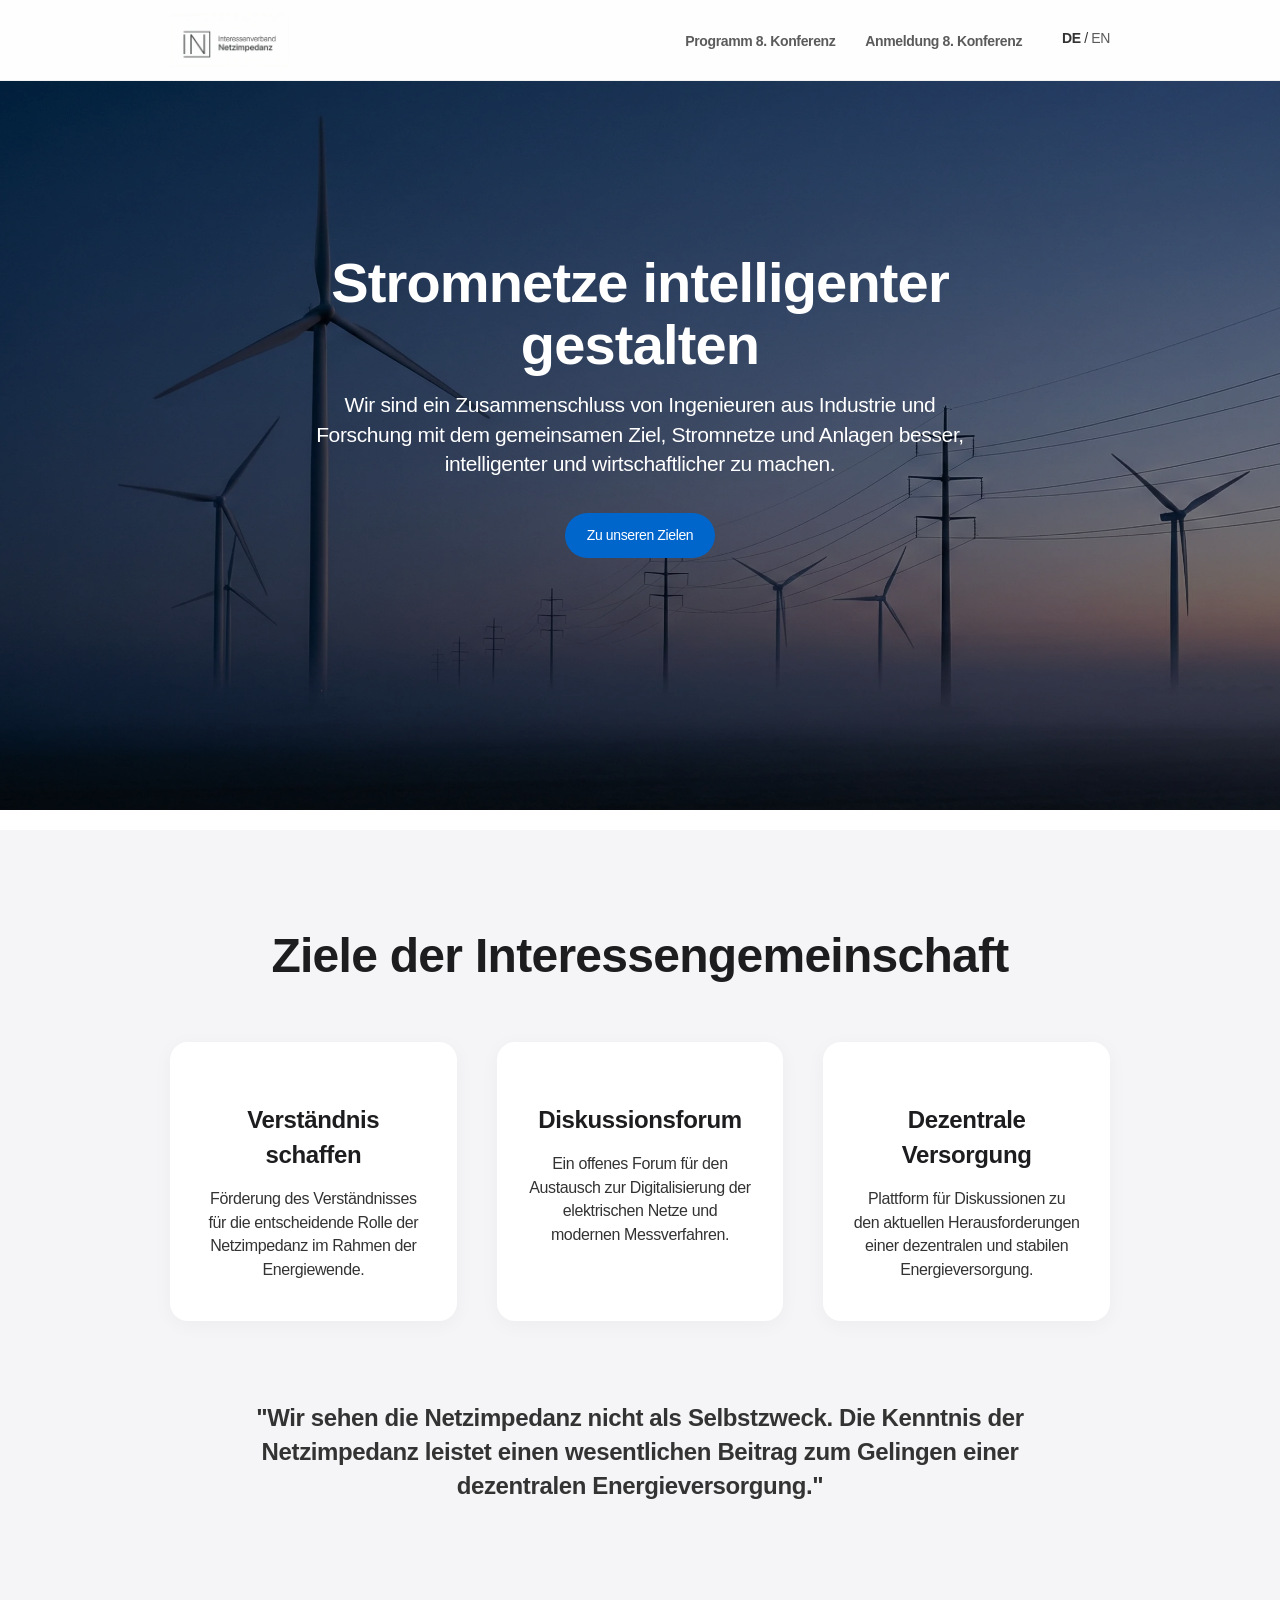
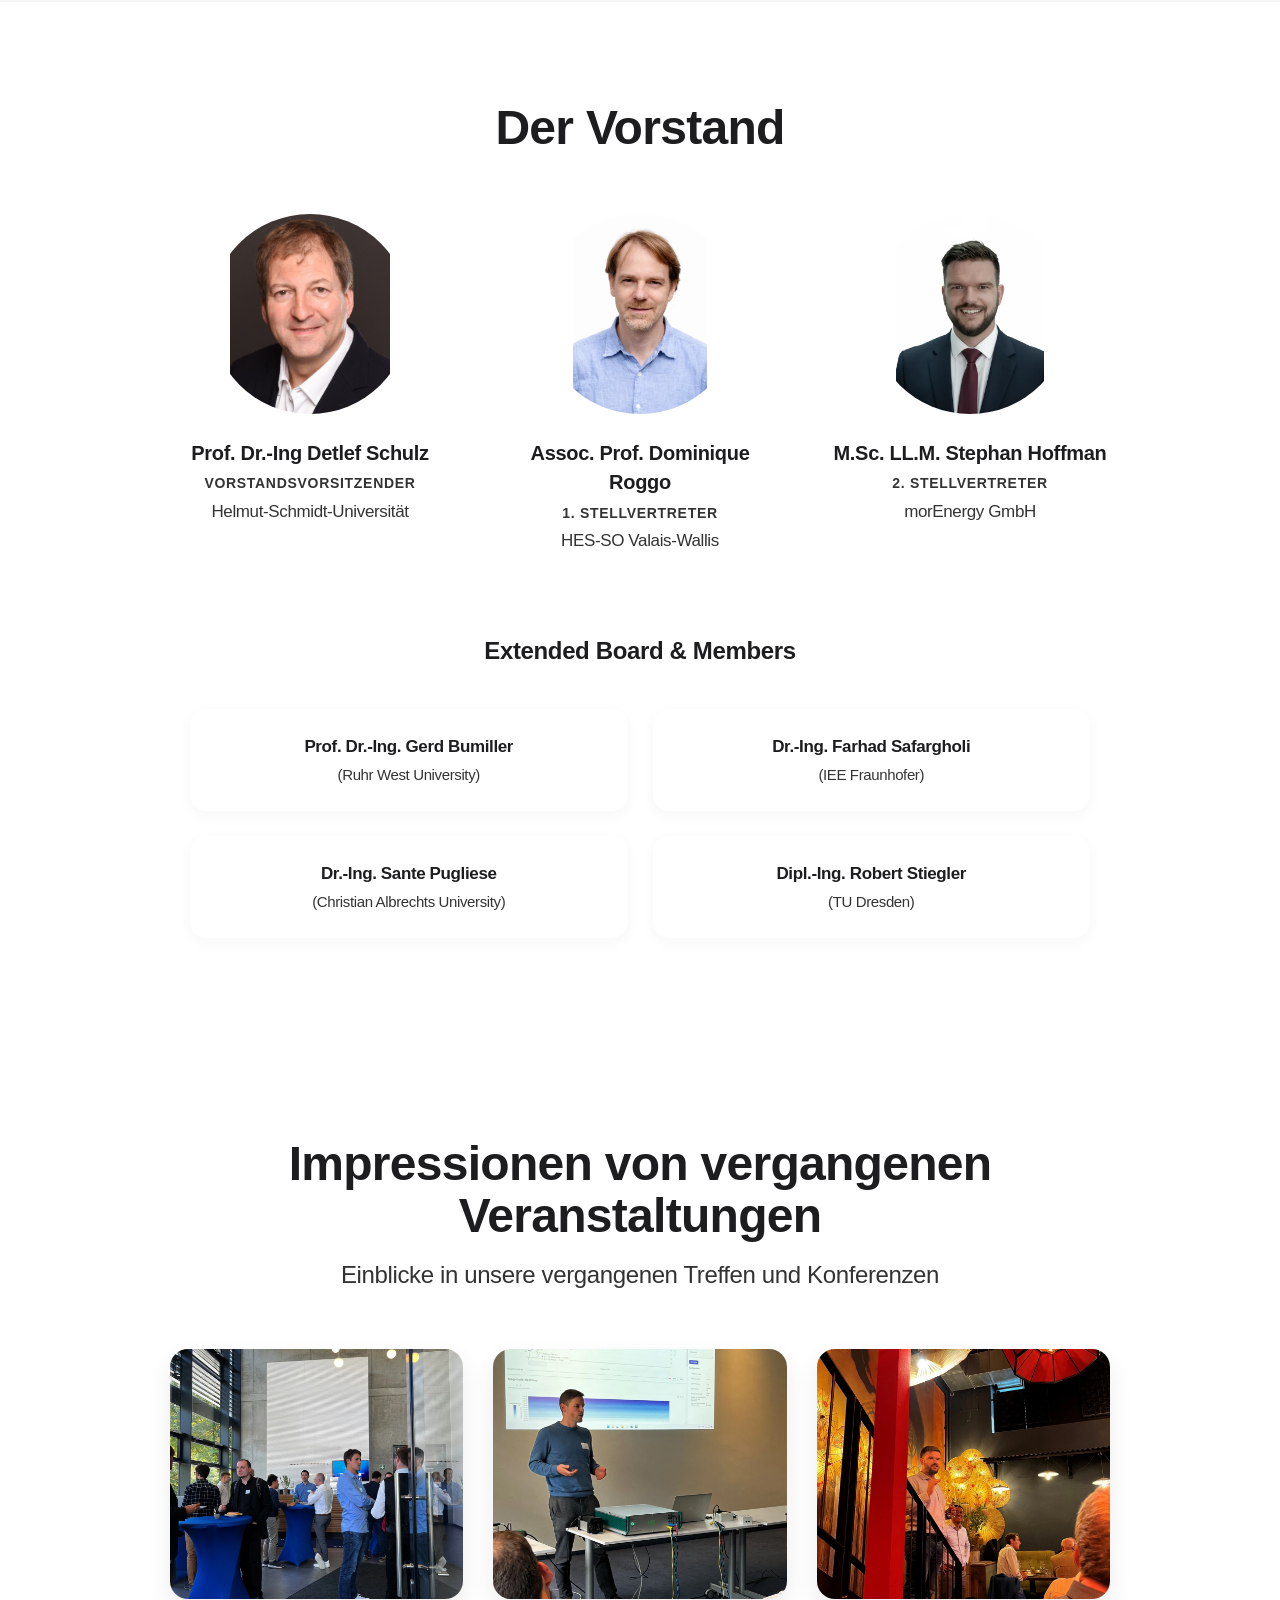
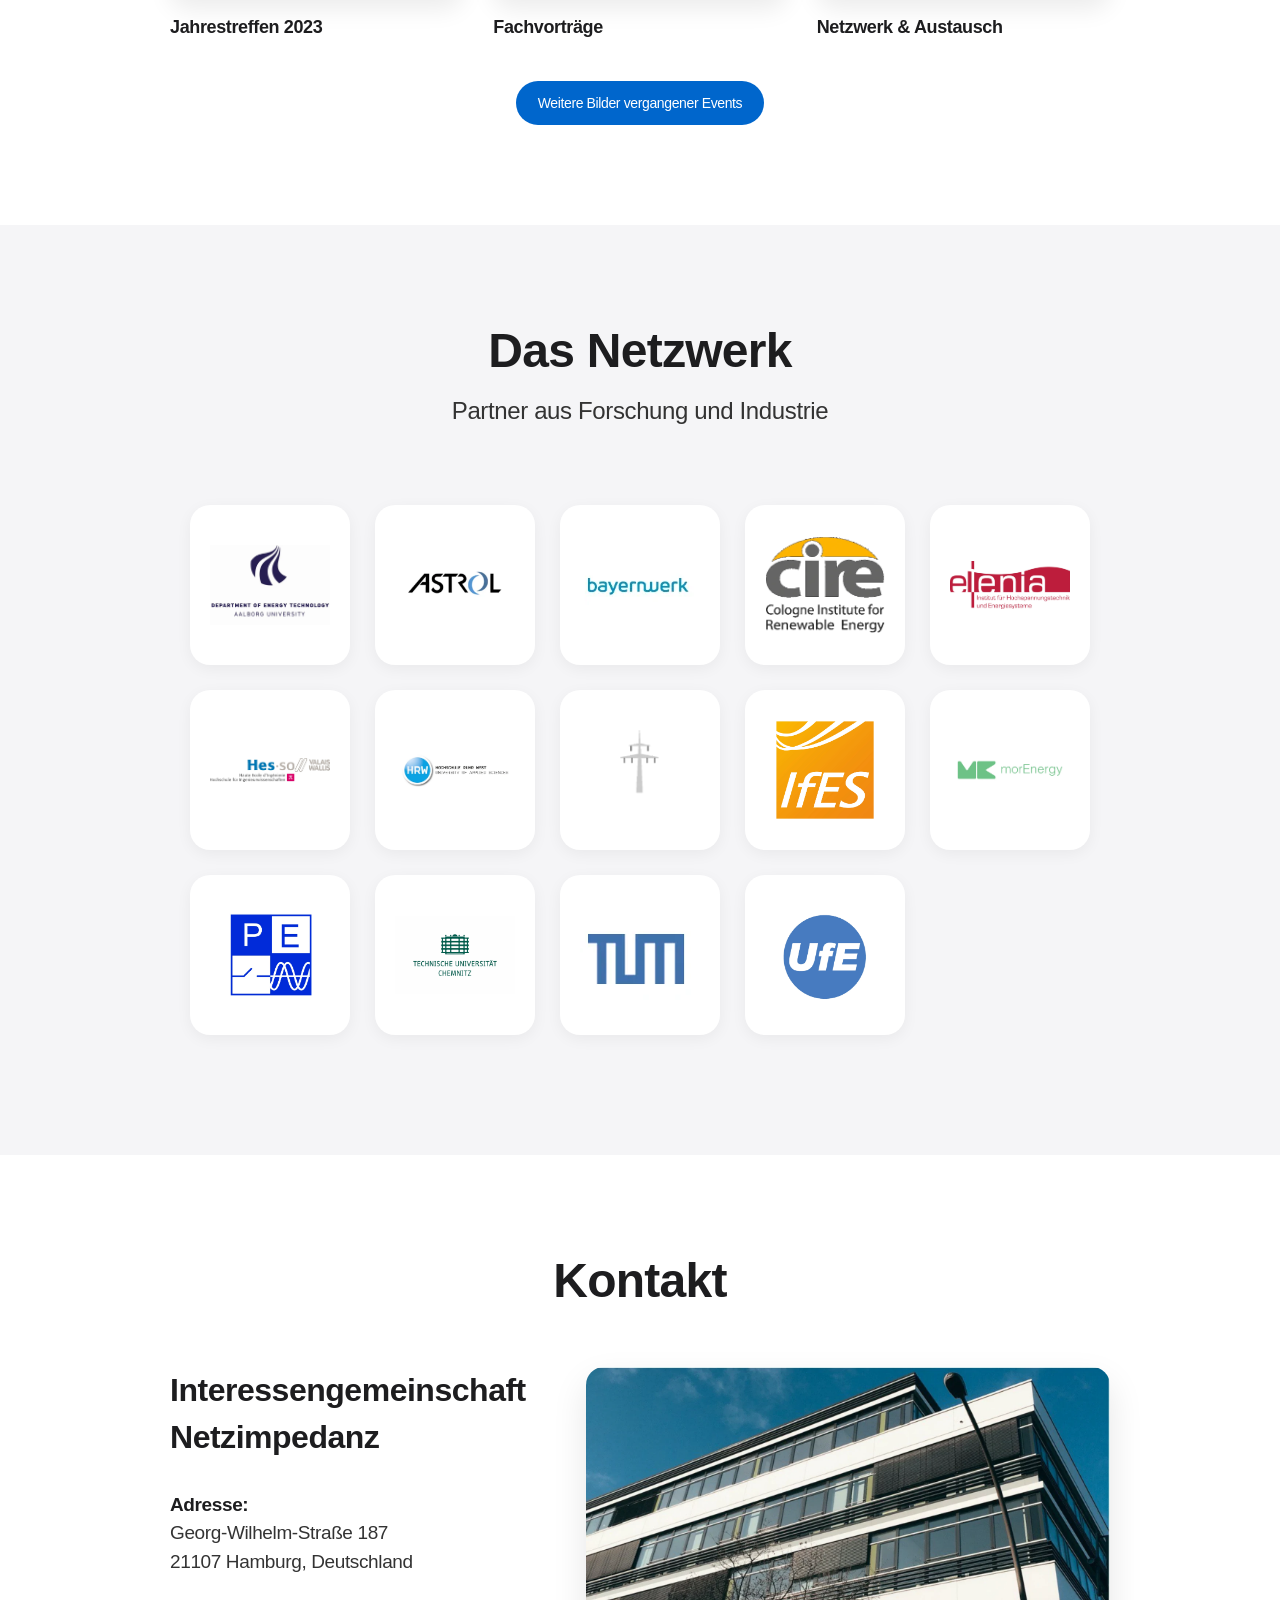
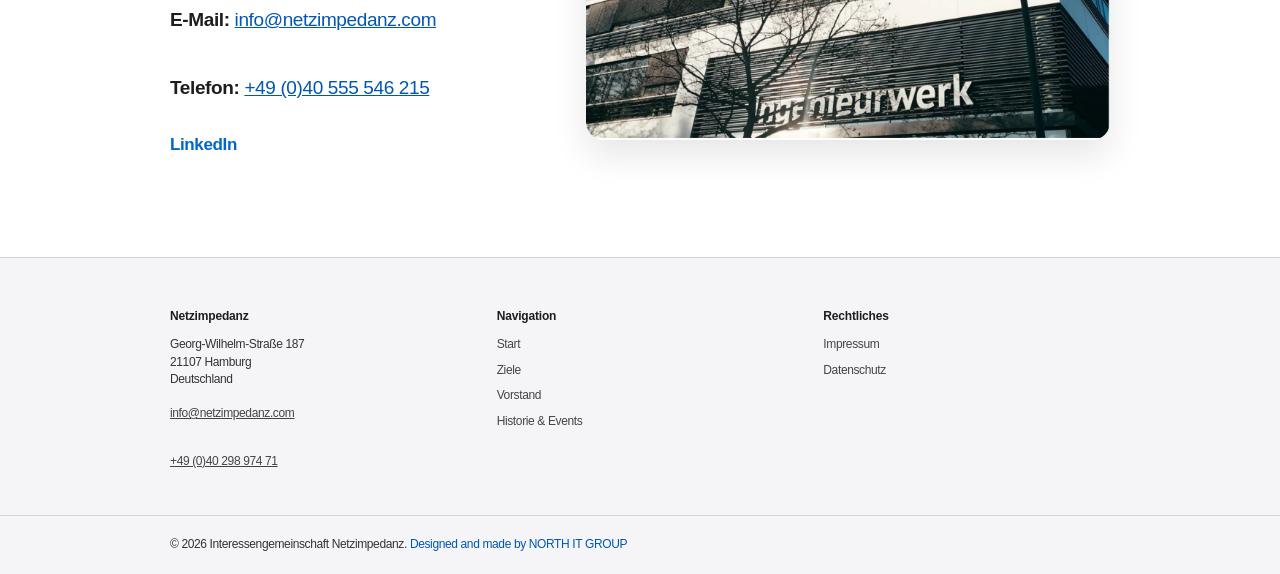
<file: index.html>
<!DOCTYPE html>
<html lang="de">
<head>
  <meta charset="UTF-8">
  <meta name="viewport" content="width=device-width, initial-scale=1, viewport-fit=cover">

  <title>Interessengemeinschaft Netzimpedanz</title>
  <meta name="description" content="Interessengemeinschaft Netzimpedanz - Ein Zusammenschluss von Ingenieuren aus Industrie und Forschung zur Optimierung der Stromnetze. Sitz in Hamburg.">
  <meta name="keywords" content="Netzimpedanz, Stromversorgung, Energiewende, Stromnetze, Hamburg, Ingenieure, Forschung, Dezentrale Energieversorgung">

  <link rel="stylesheet" href="style.css?v=1776168598">
  <link rel="stylesheet" href="header.css?v=1776168598">
  <script type="application/ld+json">
    {
      "@context": "https://schema.org",
      "@type": "Organization",
      "name": "Interessengemeinschaft Netzimpedanz",
      "url": "https://www.netzimpedanz.com/",
      "logo": "https://www.netzimpedanz.com/logo-placeholder.png",
      "description": "Zusammenschluss von Ingenieuren aus Industrie und Forschung mit dem Ziel, Stromnetze und Anlagen besser, intelligenter und wirtschaftlicher zu machen.",
      "address": {
        "@type": "PostalAddress",
        "streetAddress": "Georg-Wilhelm-Straße 187",
        "addressLocality": "Hamburg",
        "postalCode": "21107",
        "addressCountry": "DE"
      },
      "contactPoint": {
        "@type": "ContactPoint",
        "telephone": "+49-40-555-546-215",
        "contactType": "customer service",
        "email": "info@netzimpedanz.com",
        "availableLanguage": ["German", "English"]
      }
    }
  </script>
</head>
<body>
<div id="header-placeholder"></div>

<section id="home" class="hero">
  <div class="hero-overlay"></div>
  <div class="container hero-content">
    <h1>Stromnetze intelligenter gestalten</h1>
    <p style="color: #fff !important">Wir sind ein Zusammenschluss von Ingenieuren aus Industrie und Forschung mit dem gemeinsamen Ziel, Stromnetze und Anlagen besser, intelligenter und wirtschaftlicher zu machen.</p>
    <a href="#goals" class="btn">Zu unseren Zielen</a>
  </div>
</section>

<section id="goals" class="section bg-light">
  <div class="container">
    <h2 class="section-title">Ziele der Interessengemeinschaft</h2>
    <div class="grid-3">
      <div class="card">
        <div class="icon-box"></div>
        <h3>Verständnis schaffen</h3>
        <p>Förderung des Verständnisses für die entscheidende Rolle der Netzimpedanz im Rahmen der Energiewende.</p>
      </div>
      <div class="card">
        <div class="icon-box"></div>
        <h3>Diskussionsforum</h3>
        <p>Ein offenes Forum für den Austausch zur Digitalisierung der elektrischen Netze und modernen Messverfahren.</p>
      </div>
      <div class="card">
        <div class="icon-box"></div>
        <h3>Dezentrale Versorgung</h3>
        <p>Plattform für Diskussionen zu den aktuellen Herausforderungen einer dezentralen und stabilen Energieversorgung.</p>
      </div>
    </div>
    <div class="highlight-text">
      <p>"Wir sehen die Netzimpedanz nicht als Selbstzweck. Die Kenntnis der Netzimpedanz leistet einen wesentlichen Beitrag zum Gelingen einer dezentralen Energieversorgung."</p>
    </div>
  </div>
</section>

<section id="board" class="section">
  <div class="container">
    <h2 class="section-title">Der Vorstand</h2>
    <div class="grid-3 team-grid">
      <div class="team-card">
        <div class="team-img">
          <img src="bilder/Portrait_schulz.jpg" alt="Prof. Dr.-Ing Detlef Schulz">
        </div>
        <h3>Prof. Dr.-Ing Detlef Schulz</h3>
        <p class="role">Vorstandsvorsitzender</p>
        <p class="affiliation">Helmut-Schmidt-Universität</p>
      </div>
      <div class="team-card">
        <div class="team-img">
          <img src="bilder/dominique_roggo.webp" alt="Assoc. Prof. Dominique Roggo">
        </div>
        <h3>Assoc. Prof. Dominique Roggo</h3>
        <p class="role">1. Stellvertreter</p>
        <p class="affiliation">HES-SO Valais-Wallis</p>
      </div>
      <div class="team-card">
        <div class="team-img">
          <img src="bilder/stephan_hoffmann.webp" alt="M.Sc. LL.M. Stephen Hoffman">
        </div>
        <h3>M.Sc. LL.M. Stephan Hoffman</h3>
        <p class="role">2. Stellvertreter</p>
        <p class="affiliation">morEnergy GmbH</p>
      </div>
    </div>

    <div class="other-members">
      <h3>Extended Board & Members</h3>

      <div class="erweiterter-vorstand-grid">
        <div class="mitglied-karte">
          <span class="name">Prof. Dr.-Ing. Gerd Bumiller</span>
          <span class="institution">(Ruhr West University)</span>
        </div>
        <div class="mitglied-karte">
          <span class="name">Dr.-Ing. Farhad Safargholi</span>
          <span class="institution">(IEE Fraunhofer)</span>
        </div>
        <div class="mitglied-karte">
          <span class="name">Dr.-Ing. Sante Pugliese</span>
          <span class="institution">(Christian Albrechts University)</span>
        </div>
        <div class="mitglied-karte">
          <span class="name">Dipl.-Ing. Robert Stiegler</span>
          <span class="institution">(TU Dresden)</span>
        </div>
      </div>
    </div>
</section>
<section id="events" class="section">
  <div class="container">
    <h2 class="section-title">Impressionen von vergangenen Veranstaltungen</h2>
    <p class="section-subtitle">Einblicke in unsere vergangenen Treffen und Konferenzen</p>

    <div class="gallery-preview">
      <div class="gallery-item">
        <img src="history/IMG_4947.webp" alt="Jahrestreffen 2023">
        <div class="overlay">
          <span>Jahrestreffen 2023</span>
        </div>
      </div>
      <div class="gallery-item">
        <img src="history/IMG_5015.webp" alt="Fachvorträge und Diskussion">
        <div class="overlay">
          <span>Fachvorträge</span>
        </div>
      </div>
      <div class="gallery-item">
        <img src="history/IMG_5060.webp" alt="Netzwerk und Austausch">
        <div class="overlay">
          <span>Netzwerk & Austausch</span>
        </div>
      </div>
    </div>

    <div style="text-align: center; margin-top: 40px;">
      <a href="history.html" class="btn">Weitere Bilder vergangener Events</a>
    </div>
  </div>
</section>




<section id="network" class="section bg-light">
  <div class="container">
    <h2 class="section-title">Das Netzwerk</h2>
    <p class="section-subtitle">Partner aus Forschung und Industrie</p>
    <div class="logo-grid">
      <div class="partner-logo">
        <img src="bilder/logo_aalborg_energy_technology.webp" alt="Aalborg University Energy Technology">
      </div>

      <div class="partner-logo">
        <img src="bilder/logo-astrol.webp" alt="Astrol">
      </div>

      <div class="partner-logo">
        <img src="bilder/logo-bayernwerk.webp" alt="Bayernwerk">
      </div>

      <div class="partner-logo">
        <img src="bilder/logo-cire-cologne-institute-renewable-energy-transparent.webp" alt="CIRE Cologne Institute">
      </div>

      <div class="partner-logo">
        <img src="bilder/logo-elenia-institut-hochspannung-energiesysteme.webp" alt="Elenia Institut">
      </div>

      <div class="partner-logo">
        <img src="bilder/logo-hes-so-valais-wallis.webp" alt="HES-SO Valais Wallis">
      </div>

      <div class="partner-logo">
        <img src="bilder/logo-hrw-hochschule-ruhr-west.webp" alt="Hochschule Ruhr West">
      </div>

      <div class="partner-logo">
        <img src="bilder/logo-ieeh-hochspannungstechnik.webp" alt="IEEH Hochspannungstechnik">
      </div>

      <div class="partner-logo">
        <img src="bilder/logo-ifes-institut-energiesysteme.webp" alt="IFES Institut Energiesysteme">
      </div>

      <div class="partner-logo">
        <img src="bilder/logo-morenergy.webp" alt="morEnergy GmbH">
      </div>

      <div class="partner-logo">
        <img src="bilder/logo-power-engineering.webp" alt="Chair of Power Electronics">
      </div>

      <div class="partner-logo">
        <img src="bilder/logo-tu-chemnitz.webp" alt="TU Chemnitz">
      </div>

      <div class="partner-logo">
        <img src="bilder/logo-tum.webp" alt="TUM">
      </div>

      <div class="partner-logo">
        <img src="bilder/logo-ufe-university-energy.webp" alt="UfE University Energy">
      </div>
    </div>
  </div>
</section>

<section id="contact" class="section contact-section">
  <div class="container">
    <h2 class="section-title">Kontakt</h2>
    <div class="contact-wrapper">
      <div class="contact-info">
        <h3>Interessengemeinschaft Netzimpedanz</h3>
        <p><strong>Adresse:</strong><br>Georg-Wilhelm-Straße 187<br>21107 Hamburg, Deutschland</p>
        <p><strong>E-Mail:</strong> <a href="mailto:info@netzimpedanz.com">info@netzimpedanz.com</a></p>
        <p><strong>Telefon:</strong> <a href="tel:+49040555546215">+49 (0)40 555 546 215</a></p>
        <div class="socials">
          <strong><a href="https://www.linkedin.com/company/interessenverband-netzimpedanz">LinkedIn</a></strong>
        </div>
      </div>
      <div class="contact-map">
        <div class="map-frame">
          <img src="bilder/Ingenieurwerk.webp" alt="Standort Hamburg">
        </div>
      </div>
    </div>
  </div>
</section>

<div id="footer-placeholder"></div>

<script src="main.js?v=1776168598" defer></script>

</body>
</html>
</file>
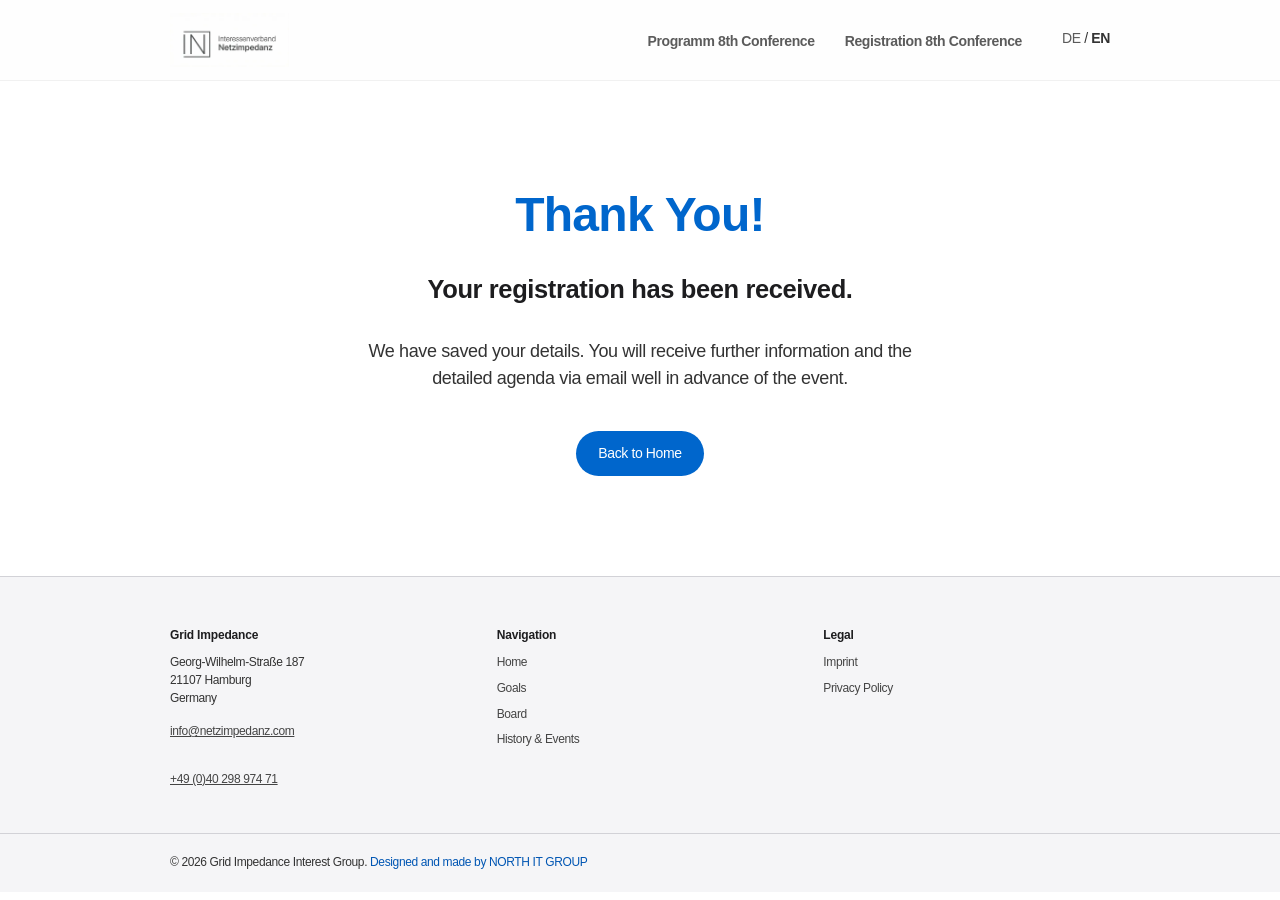
<file: danke-en.html>
<!DOCTYPE html>
<html lang="en">
<head>
  <meta charset="UTF-8">
  <meta name="viewport" content="width=device-width, initial-scale=1, viewport-fit=cover">
  <title>Thank You! | Registration Successful</title>
  <link rel="stylesheet" href="style.css?v=1776168598">
  <link rel="stylesheet" href="header.css?v=1776168598">
</head>
<body>

<div id="header-placeholder" data-lang="en"></div>

<section class="section" style="text-align: center; padding: 100px 20px;">
  <div class="container">
    <h1 style="color: var(--accent-color); font-size: 48px; margin-bottom: 20px;">Thank You!</h1>
    <h2 style="margin-bottom: 30px;">Your registration has been received.</h2>
    <p style="font-size: 18px; color: var(--text-secondary); max-width: 600px; margin: 0 auto 40px auto;">
      We have saved your details. You will receive further information and the detailed agenda via email well in advance of the event.
    </p>
    <a href="index-en.html" class="btn">Back to Home</a>
  </div>
</section>

<div id="footer-placeholder" data-lang="en"></div>
<script src="main.js?v=1776168598"></script>
</body>
</html>
</file>
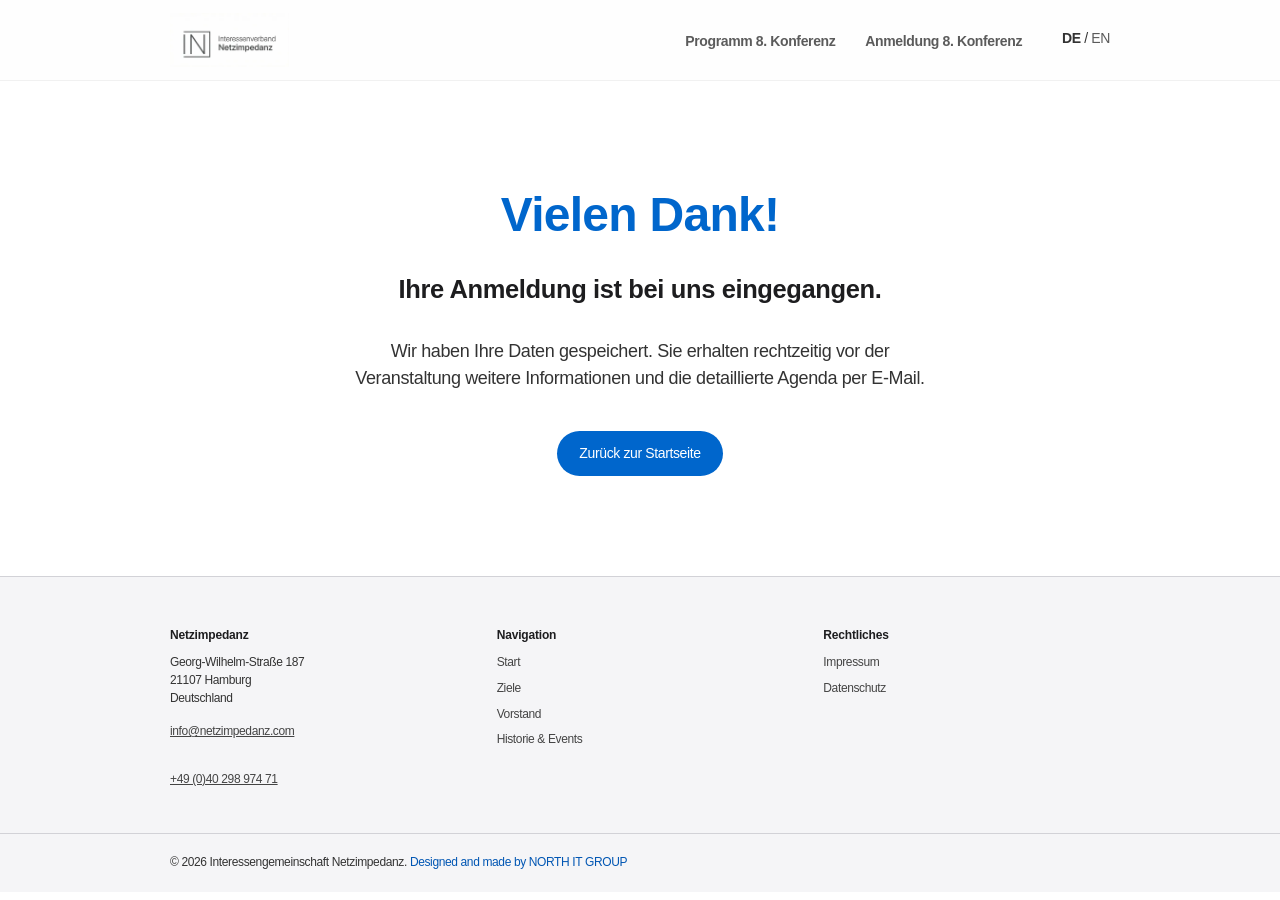
<file: danke.html>
<!DOCTYPE html>
<html lang="de">
<head>
    <meta charset="UTF-8">
    <meta name="viewport" content="width=device-width, initial-scale=1, viewport-fit=cover">
    <title>Vielen Dank! | Registrierung erfolgreich</title>
    <link rel="stylesheet" href="style.css?v=1776168598">
    <link rel="stylesheet" href="header.css?v=1776168598">
</head>
<body>

<div id="header-placeholder"></div>

<section class="section" style="text-align: center; padding: 100px 20px;">
    <div class="container">
        <h1 style="color: var(--accent-color); font-size: 48px; margin-bottom: 20px;">Vielen Dank!</h1>
        <h2 style="margin-bottom: 30px;">Ihre Anmeldung ist bei uns eingegangen.</h2>
        <p style="font-size: 18px; color: var(--text-secondary); max-width: 600px; margin: 0 auto 40px auto;">
            Wir haben Ihre Daten gespeichert. Sie erhalten rechtzeitig vor der Veranstaltung weitere Informationen und die detaillierte Agenda per E-Mail.
        </p>
        <a href="index.html" class="btn">Zurück zur Startseite</a>
    </div>
</section>

<div id="footer-placeholder"></div>
<script src="main.js?v=1776168598"></script>
</body>
</html>
</file>
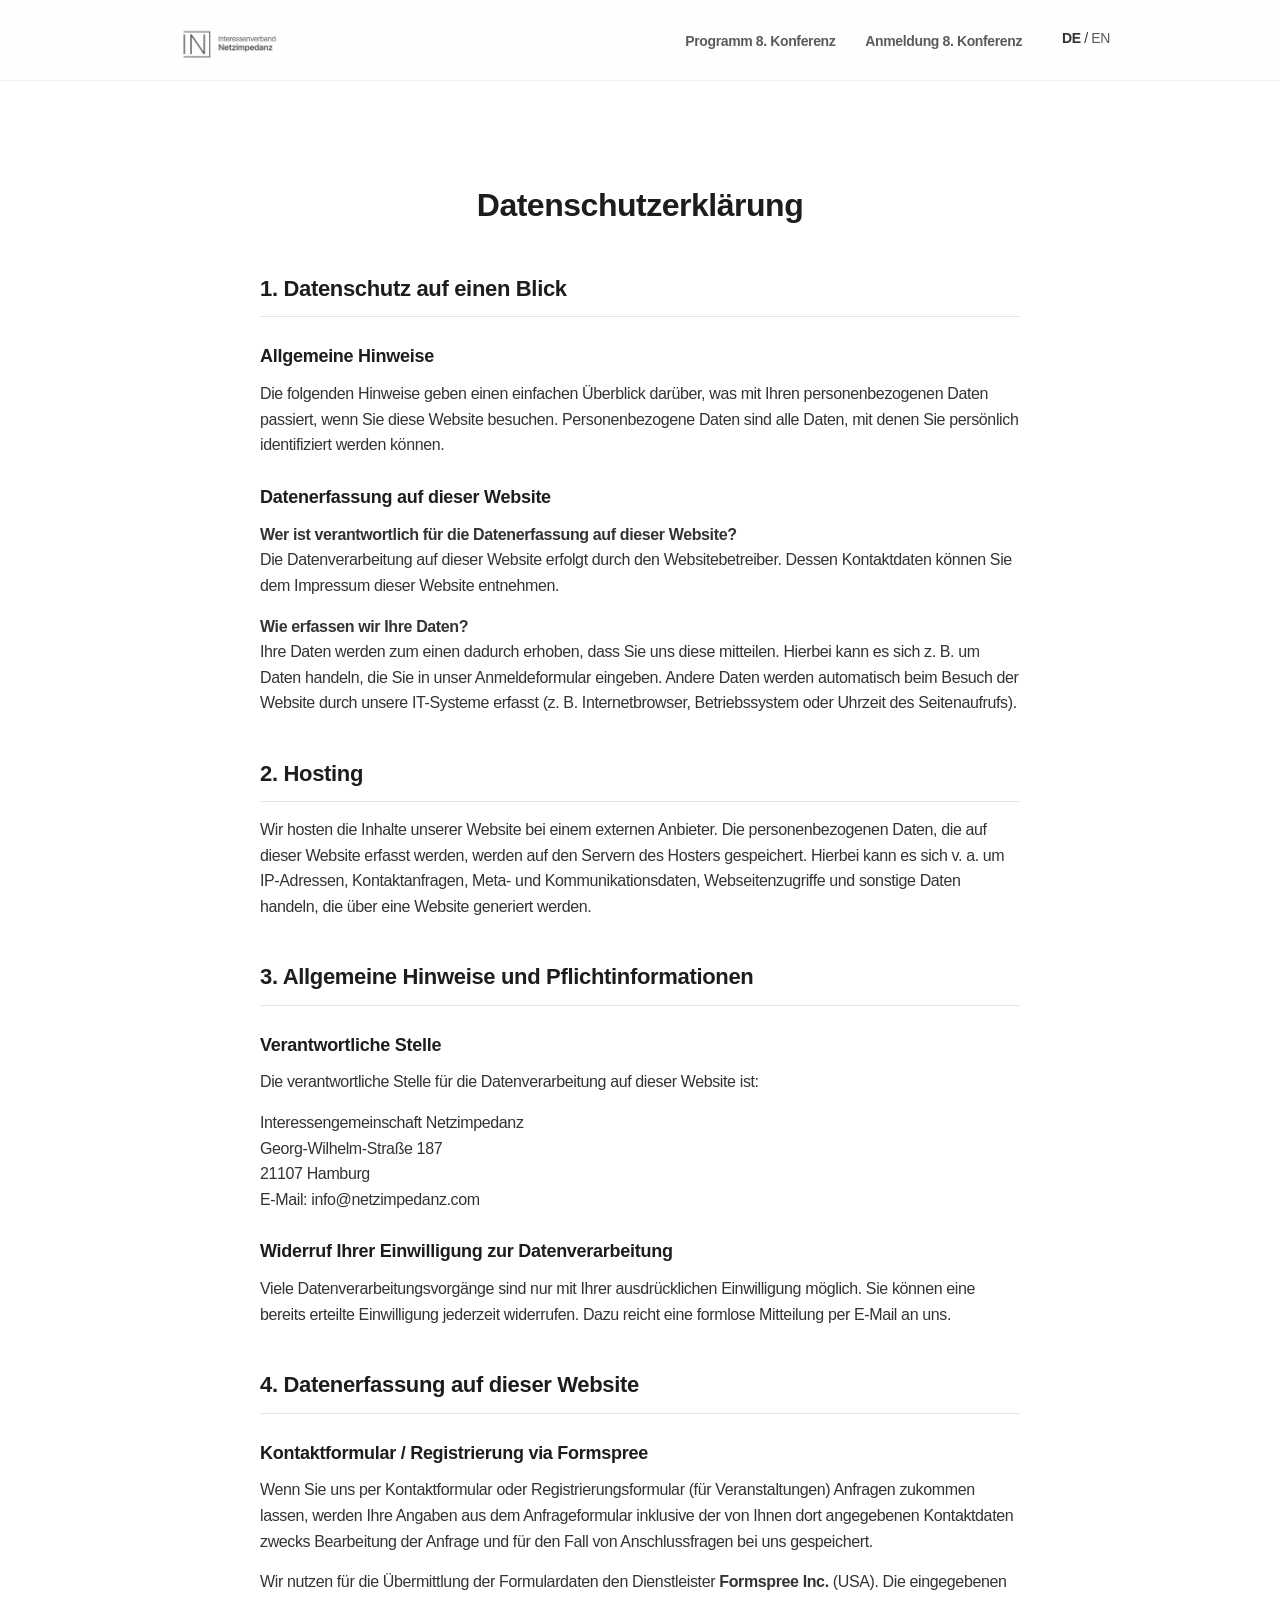
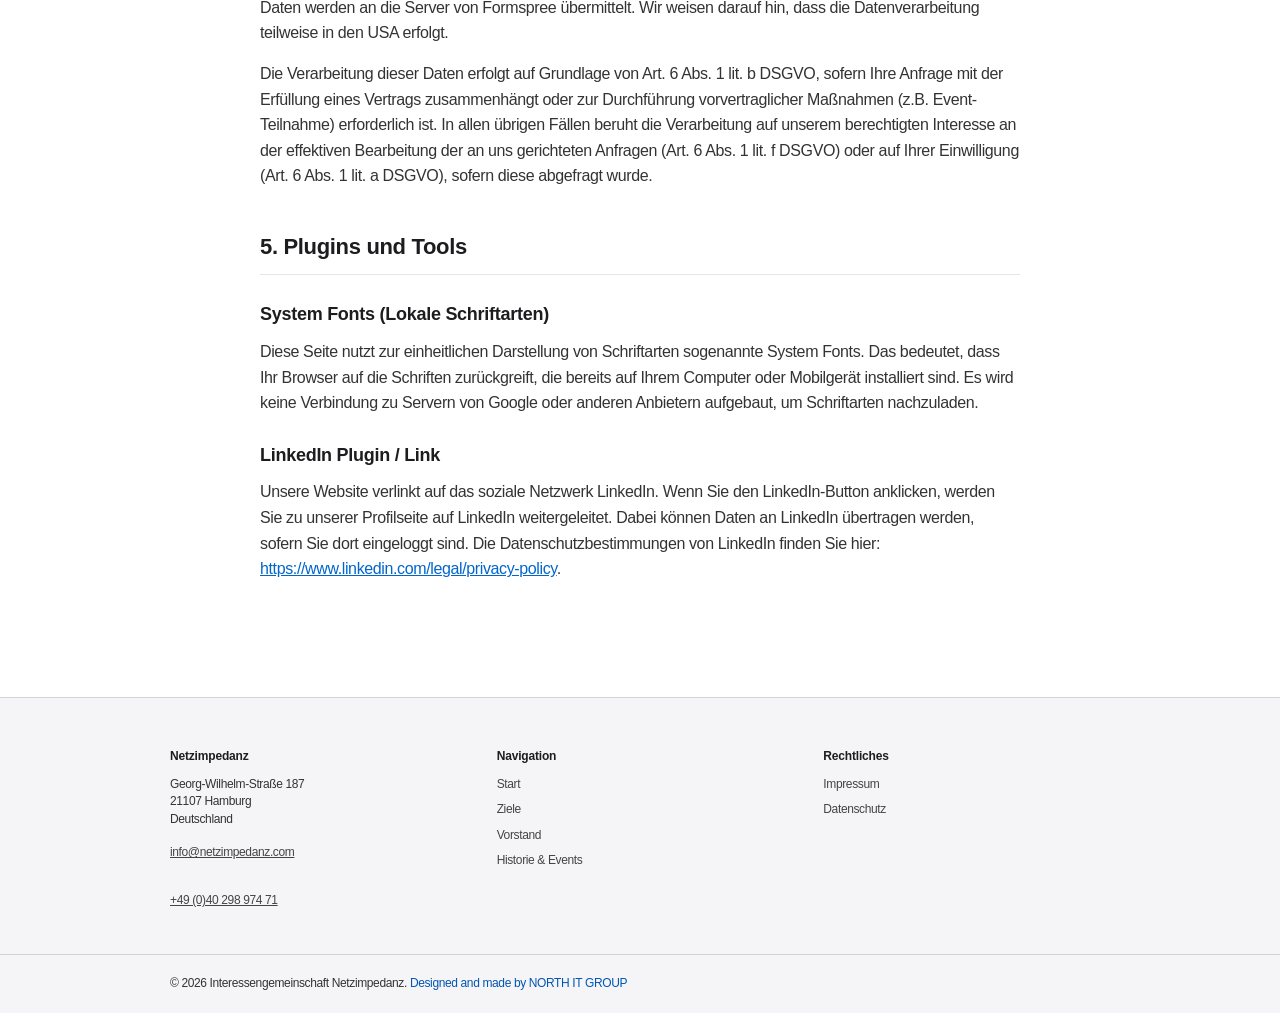
<file: datenschutz.html>
<!DOCTYPE html>
<html lang="de">
<head>
  <meta charset="UTF-8">
  <meta name="viewport" content="width=device-width, initial-scale=1, viewport-fit=cover">
  <title>Datenschutz | Interessengemeinschaft Netzimpedanz</title>
  <meta name="robots" content="noindex">

  <link rel="stylesheet" href="style.css?v=1776168598">
  <link rel="stylesheet" href="header.css?v=1776168598">
  <link rel="stylesheet" href="legal.css?v=1776168598">
</head>
<body>

<div id="header-placeholder"></div>

<section class="section">
  <div class="container legal-content">
    <h1>Datenschutzerklärung</h1>

    <h2>1. Datenschutz auf einen Blick</h2>
    <h3>Allgemeine Hinweise</h3>
    <p>Die folgenden Hinweise geben einen einfachen Überblick darüber, was mit Ihren personenbezogenen Daten passiert, wenn Sie diese Website besuchen. Personenbezogene Daten sind alle Daten, mit denen Sie persönlich identifiziert werden können.</p>

    <h3>Datenerfassung auf dieser Website</h3>
    <p><strong>Wer ist verantwortlich für die Datenerfassung auf dieser Website?</strong><br>
      Die Datenverarbeitung auf dieser Website erfolgt durch den Websitebetreiber. Dessen Kontaktdaten können Sie dem Impressum dieser Website entnehmen.</p>

    <p><strong>Wie erfassen wir Ihre Daten?</strong><br>
      Ihre Daten werden zum einen dadurch erhoben, dass Sie uns diese mitteilen. Hierbei kann es sich z. B. um Daten handeln, die Sie in unser Anmeldeformular eingeben. Andere Daten werden automatisch beim Besuch der Website durch unsere IT-Systeme erfasst (z. B. Internetbrowser, Betriebssystem oder Uhrzeit des Seitenaufrufs).</p>

    <h2>2. Hosting</h2>
    <p>Wir hosten die Inhalte unserer Website bei einem externen Anbieter. Die personenbezogenen Daten, die auf dieser Website erfasst werden, werden auf den Servern des Hosters gespeichert. Hierbei kann es sich v. a. um IP-Adressen, Kontaktanfragen, Meta- und Kommunikationsdaten, Webseitenzugriffe und sonstige Daten handeln, die über eine Website generiert werden.</p>

    <h2>3. Allgemeine Hinweise und Pflichtinformationen</h2>
    <h3>Verantwortliche Stelle</h3>
    <p>Die verantwortliche Stelle für die Datenverarbeitung auf dieser Website ist:</p>
    <p>
      Interessengemeinschaft Netzimpedanz<br>
      Georg-Wilhelm-Straße 187<br>
      21107 Hamburg<br>
      E-Mail: info@netzimpedanz.com
    </p>

    <h3>Widerruf Ihrer Einwilligung zur Datenverarbeitung</h3>
    <p>Viele Datenverarbeitungsvorgänge sind nur mit Ihrer ausdrücklichen Einwilligung möglich. Sie können eine bereits erteilte Einwilligung jederzeit widerrufen. Dazu reicht eine formlose Mitteilung per E-Mail an uns.</p>

    <h2>4. Datenerfassung auf dieser Website</h2>

    <h3>Kontaktformular / Registrierung via Formspree</h3>
    <p>Wenn Sie uns per Kontaktformular oder Registrierungsformular (für Veranstaltungen) Anfragen zukommen lassen, werden Ihre Angaben aus dem Anfrageformular inklusive der von Ihnen dort angegebenen Kontaktdaten zwecks Bearbeitung der Anfrage und für den Fall von Anschlussfragen bei uns gespeichert.</p>
    <p>Wir nutzen für die Übermittlung der Formulardaten den Dienstleister <strong>Formspree Inc.</strong> (USA). Die eingegebenen Daten werden an die Server von Formspree übermittelt. Wir weisen darauf hin, dass die Datenverarbeitung teilweise in den USA erfolgt.</p>
    <p>Die Verarbeitung dieser Daten erfolgt auf Grundlage von Art. 6 Abs. 1 lit. b DSGVO, sofern Ihre Anfrage mit der Erfüllung eines Vertrags zusammenhängt oder zur Durchführung vorvertraglicher Maßnahmen (z.B. Event-Teilnahme) erforderlich ist. In allen übrigen Fällen beruht die Verarbeitung auf unserem berechtigten Interesse an der effektiven Bearbeitung der an uns gerichteten Anfragen (Art. 6 Abs. 1 lit. f DSGVO) oder auf Ihrer Einwilligung (Art. 6 Abs. 1 lit. a DSGVO), sofern diese abgefragt wurde.</p>

    <h2>5. Plugins und Tools</h2>

    <h3>System Fonts (Lokale Schriftarten)</h3>
    <p>Diese Seite nutzt zur einheitlichen Darstellung von Schriftarten sogenannte System Fonts. Das bedeutet, dass Ihr Browser auf die Schriften zurückgreift, die bereits auf Ihrem Computer oder Mobilgerät installiert sind. Es wird keine Verbindung zu Servern von Google oder anderen Anbietern aufgebaut, um Schriftarten nachzuladen.</p>

    <h3>LinkedIn Plugin / Link</h3>
    <p>Unsere Website verlinkt auf das soziale Netzwerk LinkedIn. Wenn Sie den LinkedIn-Button anklicken, werden Sie zu unserer Profilseite auf LinkedIn weitergeleitet. Dabei können Daten an LinkedIn übertragen werden, sofern Sie dort eingeloggt sind. Die Datenschutzbestimmungen von LinkedIn finden Sie hier: <a href="https://www.linkedin.com/legal/privacy-policy" target="_blank">https://www.linkedin.com/legal/privacy-policy</a>.</p>

  </div>
</section>

<div id="footer-placeholder"></div>
<script src="main.js?v=1776168598"></script>
</body>
</html>
</file>
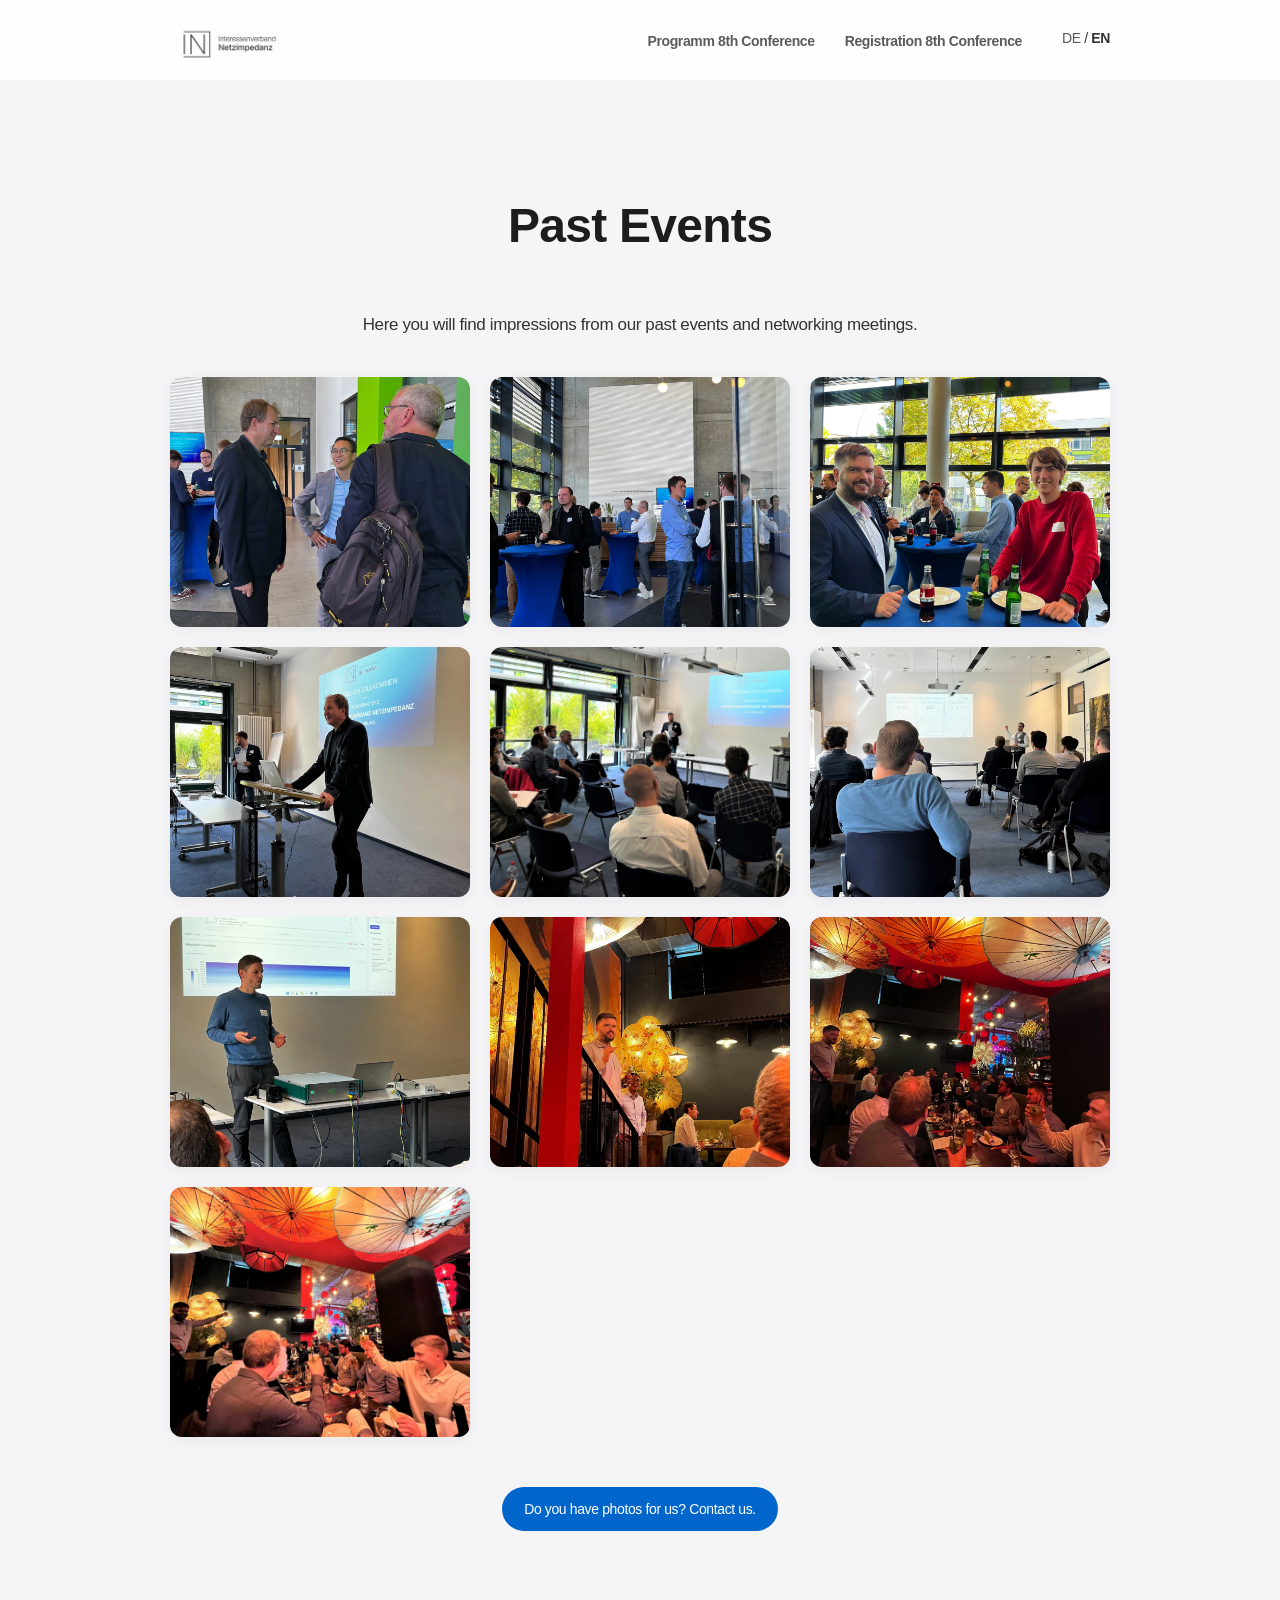
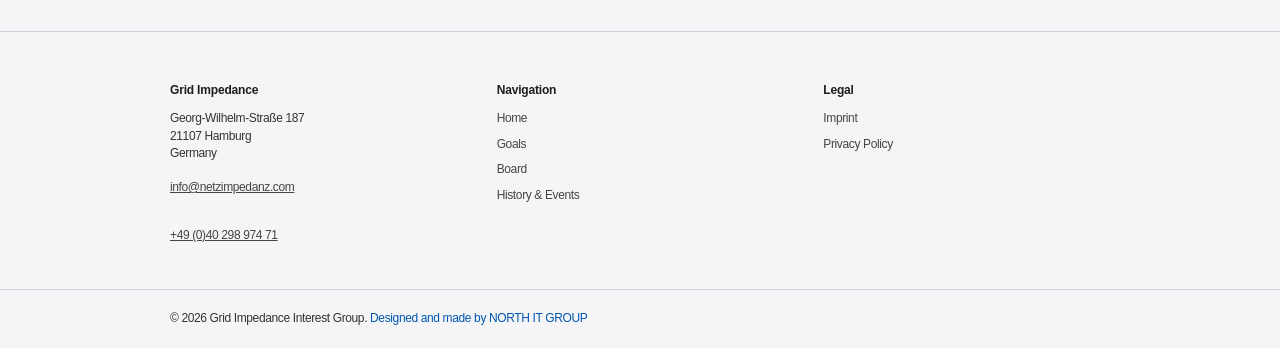
<file: history-en.html>
<!DOCTYPE html>
<html lang="en">
<head>
    <meta charset="UTF-8">
    <meta name="viewport" content="width=device-width, initial-scale=1, viewport-fit=cover">
    <title>Grid Impedance Interest Group | Gallery</title>
    <meta name="robots" content="noindex">

    <link rel="stylesheet" href="style.css?v=1776168598">
    <link rel="stylesheet" href="header.css?v=1776168598">
</head>
<body>

<div id="header-placeholder" data-lang="en"></div>

<section class="section bg-light" style="padding-top: 120px;">
    <div class="container">
        <h1 class="section-title">Past Events</h1>
        <p style="text-align: center; max-width: 800px; margin: 0 auto 40px auto;">
            Here you will find impressions from our past events and networking meetings.
        </p>

        <div class="full-gallery-grid">
            <img src="history/IMG_4942.webp" alt="Event Impressions 1">
            <img src="history/IMG_4947.webp" alt="Event Impressions 2">
            <img src="history/IMG_4950.webp" alt="Event Impressions 3">
            <img src="history/IMG_4952.webp" alt="Event Impressions 4">
            <img src="history/IMG_4965.webp" alt="Event Impressions 5">
            <img src="history/IMG_4989.webp" alt="Event Impressions 6">
            <img src="history/IMG_5015.webp" alt="Event Impressions 7">
            <img src="history/IMG_5060.webp" alt="Event Impressions 8">
            <img src="history/IMG_5068.webp" alt="Event Impressions 9">
            <img src="history/IMG_5072.webp" alt="Event Impressions 10">
        </div>

        <div style="text-align: center; margin-top: 50px;">
            <a href="index-en.html#contact" class="btn">Do you have photos for us? Contact us.</a>
        </div>
    </div>
</section>

<div id="footer-placeholder" data-lang="en"></div>

<script src="main.js?v=1776168598"></script>
</body>
</html>
</file>
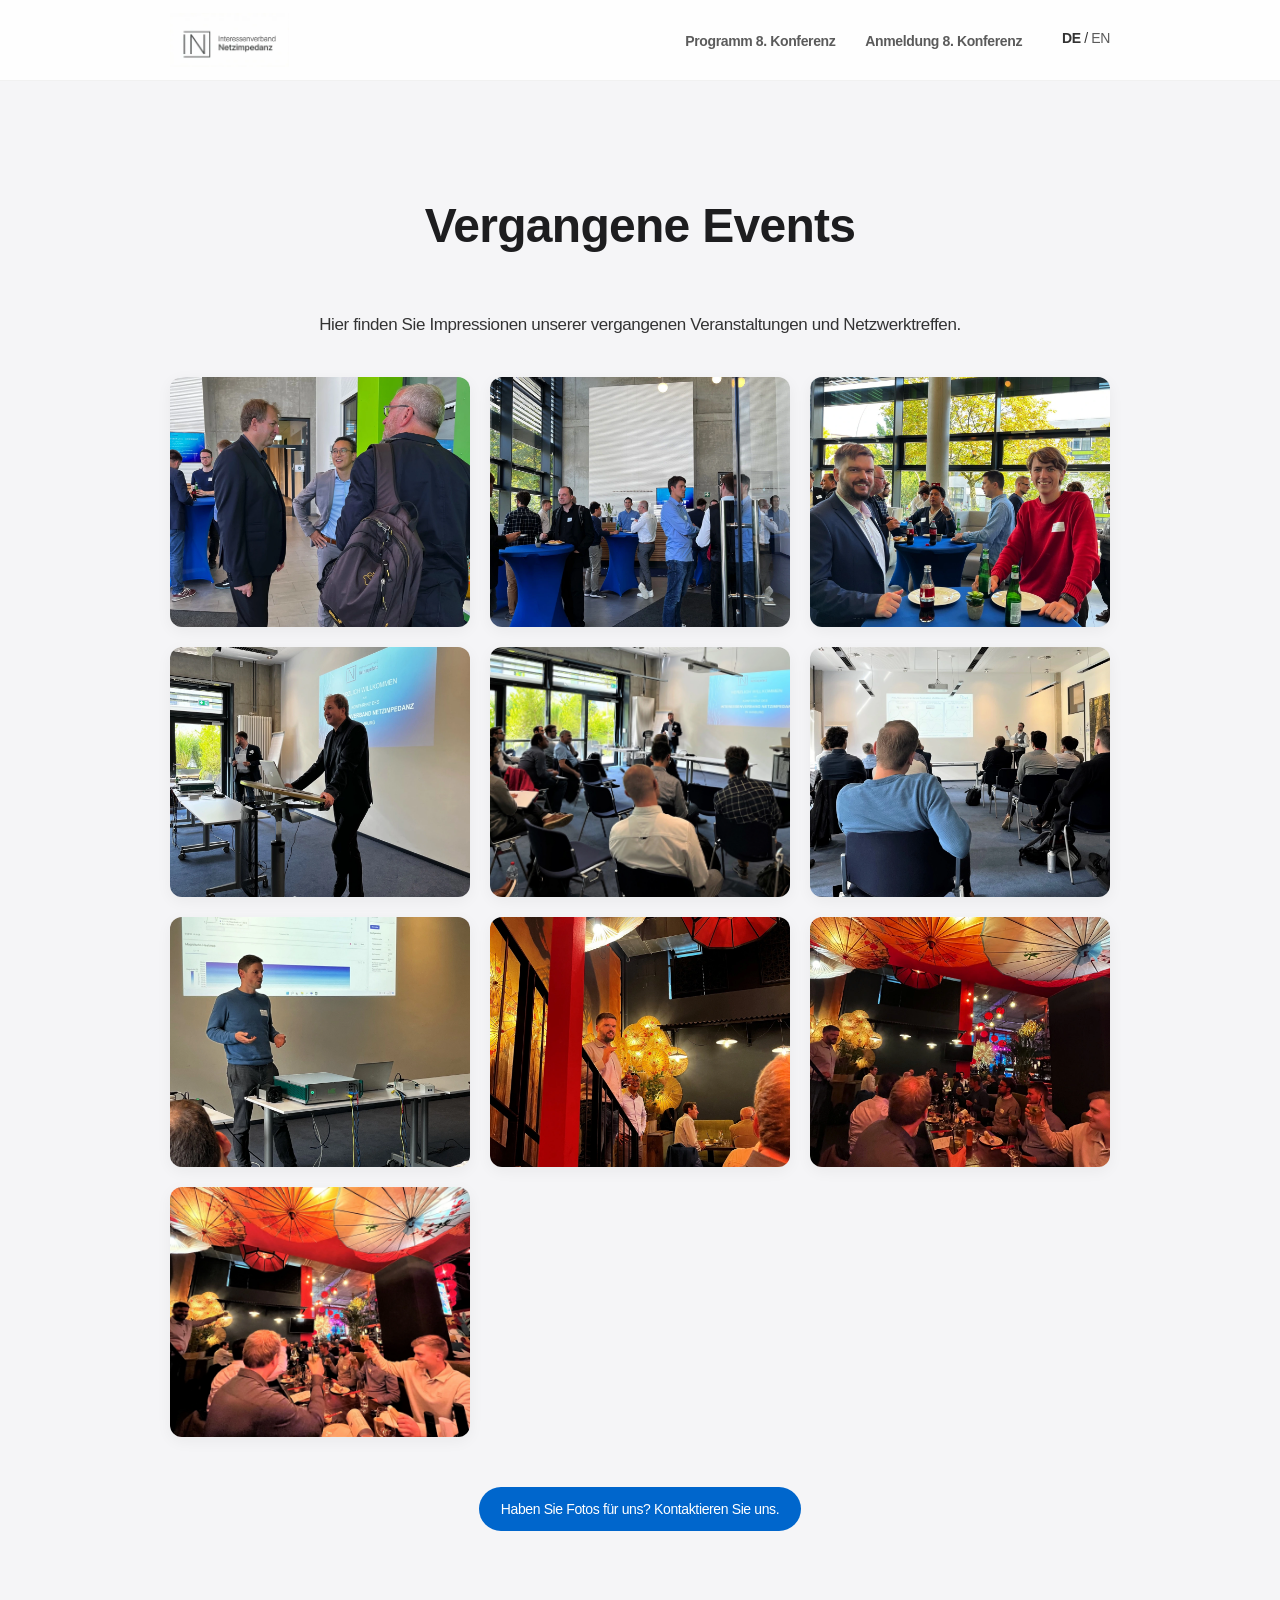
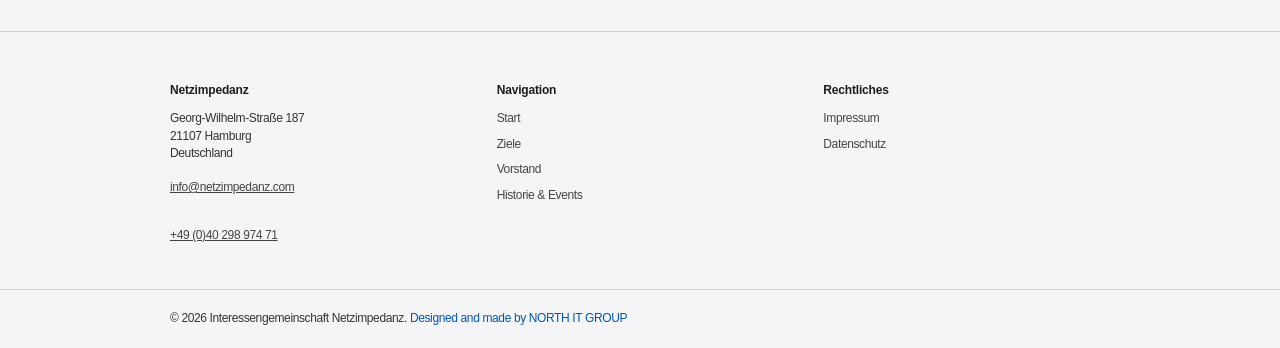
<file: history.html>
<!DOCTYPE html>
<html lang="de">
<head>
    <meta charset="UTF-8">
    <meta name="viewport" content="width=device-width, initial-scale=1, viewport-fit=cover">
    <title>Interessengemeinschaft Netzimpedanz | Bilderwand</title>
    <meta name="robots" content="noindex"> <link rel="stylesheet" href="style.css?v=1776168598">
    <link rel="stylesheet" href="header.css?v=1776168598">
</head>
<body>

<div id="header-placeholder"></div>

<section class="section bg-light" style="padding-top: 120px;">
    <div class="container">
        <h1 class="section-title">Vergangene Events</h1>
        <p style="text-align: center; max-width: 800px; margin: 0 auto 40px auto;">
            Hier finden Sie Impressionen unserer vergangenen Veranstaltungen und Netzwerktreffen.
        </p>

        <div class="full-gallery-grid">
            <img src="history/IMG_4942.webp" alt="Event Impressions 1">
            <img src="history/IMG_4947.webp" alt="Event Impressions 2">
            <img src="history/IMG_4950.webp" alt="Event Impressions 3">
            <img src="history/IMG_4952.webp" alt="Event Impressions 4">
            <img src="history/IMG_4965.webp" alt="Event Impressions 5">
            <img src="history/IMG_4989.webp" alt="Event Impressions 6">
            <img src="history/IMG_5015.webp" alt="Event Impressions 7">
            <img src="history/IMG_5060.webp" alt="Event Impressions 8">
            <img src="history/IMG_5068.webp" alt="Event Impressions 9">
            <img src="history/IMG_5072.webp" alt="Event Impressions 10">
        </div>

        <div style="text-align: center; margin-top: 50px;">
            <a href="index.html#contact" class="btn">Haben Sie Fotos für uns? Kontaktieren Sie uns.</a>
        </div>
    </div>
</section>

<div id="footer-placeholder"></div>

<script src="main.js?v=1776168598"></script>
</body>
</html>
</file>
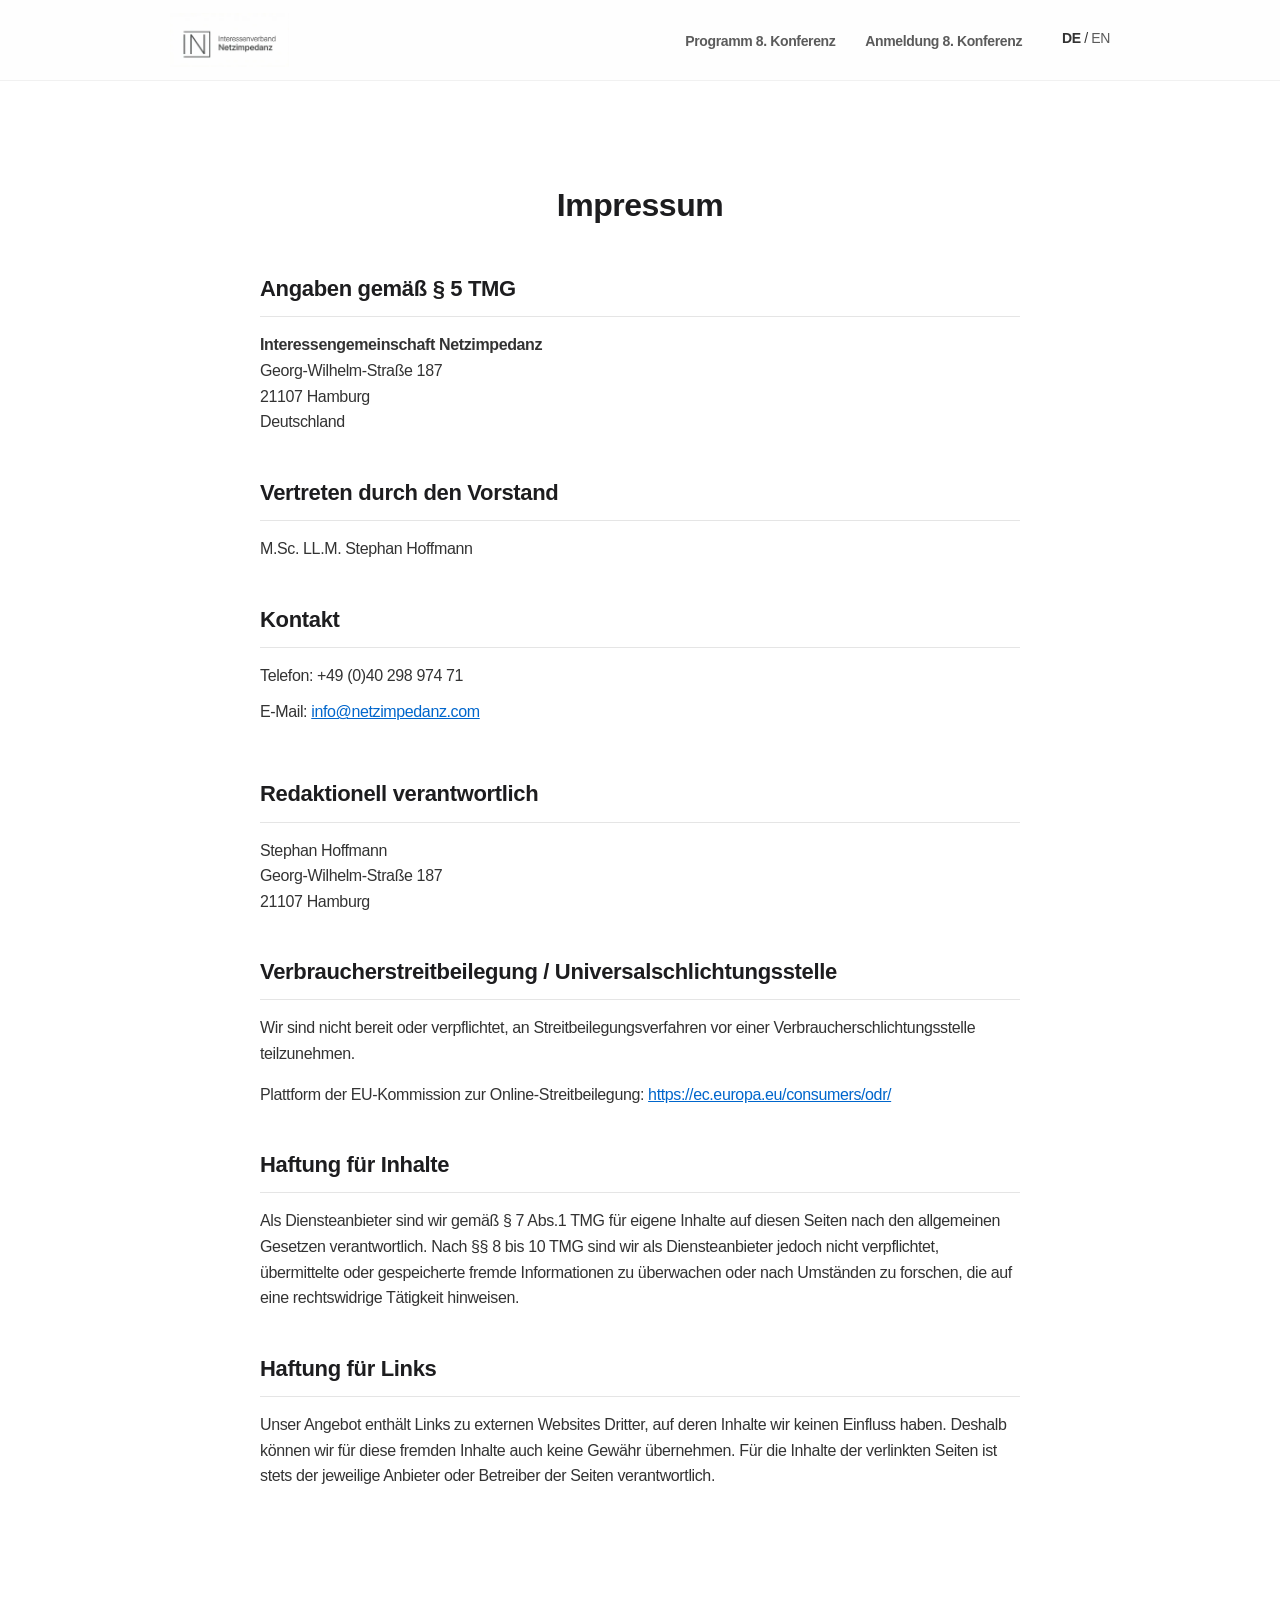
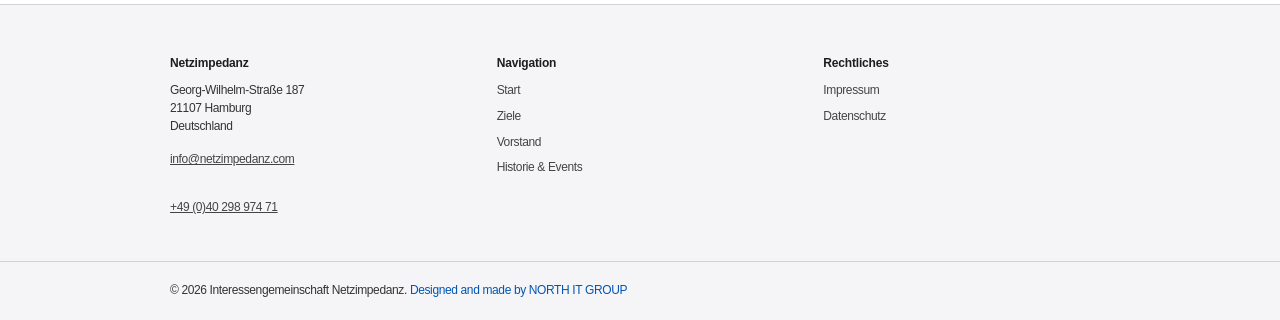
<file: impressum.html>
<!DOCTYPE html>
<html lang="de">
<head>
  <meta charset="UTF-8">
  <meta name="viewport" content="width=device-width, initial-scale=1, viewport-fit=cover">
  <title>Impressum | Interessengemeinschaft Netzimpedanz</title>
  <meta name="robots" content="noindex">

  <link rel="stylesheet" href="style.css?v=1776168598">
  <link rel="stylesheet" href="header.css?v=1776168598">

  <link rel="stylesheet" href="legal.css?v=1776168598">
</head>
<body>

<div id="header-placeholder"></div>

<section class="section">
  <div class="container legal-content">
    <h1>Impressum</h1>

    <h2>Angaben gemäß § 5 TMG</h2>
    <p>
      <strong>Interessengemeinschaft Netzimpedanz</strong><br>
      Georg-Wilhelm-Straße 187<br>
      21107 Hamburg<br>
      Deutschland
    </p>

    <h2>Vertreten durch den Vorstand</h2>
    <p>
      M.Sc. LL.M. Stephan Hoffmann
    </p>

    <h2>Kontakt</h2>
    <p>
      Telefon: +49 (0)40 298 974 71<br>
      E-Mail: <a href="mailto:info@netzimpedanz.com">info@netzimpedanz.com</a>
    </p>

    <h2>Redaktionell verantwortlich</h2>
    <p>
      Stephan Hoffmann<br>
      Georg-Wilhelm-Straße 187<br>
      21107 Hamburg
    </p>

    <h2>Verbraucherstreitbeilegung / Universalschlichtungsstelle</h2>
    <p>
      Wir sind nicht bereit oder verpflichtet, an Streitbeilegungsverfahren vor einer Verbraucherschlichtungsstelle teilzunehmen.
    </p>
    <p>
      Plattform der EU-Kommission zur Online-Streitbeilegung: <a href="https://ec.europa.eu/consumers/odr/" target="_blank">https://ec.europa.eu/consumers/odr/</a>
    </p>

    <h2>Haftung für Inhalte</h2>
    <p>
      Als Diensteanbieter sind wir gemäß § 7 Abs.1 TMG für eigene Inhalte auf diesen Seiten nach den allgemeinen Gesetzen verantwortlich. Nach §§ 8 bis 10 TMG sind wir als Diensteanbieter jedoch nicht verpflichtet, übermittelte oder gespeicherte fremde Informationen zu überwachen oder nach Umständen zu forschen, die auf eine rechtswidrige Tätigkeit hinweisen.
    </p>

    <h2>Haftung für Links</h2>
    <p>
      Unser Angebot enthält Links zu externen Websites Dritter, auf deren Inhalte wir keinen Einfluss haben. Deshalb können wir für diese fremden Inhalte auch keine Gewähr übernehmen. Für die Inhalte der verlinkten Seiten ist stets der jeweilige Anbieter oder Betreiber der Seiten verantwortlich.
    </p>
  </div>
</section>

<div id="footer-placeholder"></div>
<script src="main.js?v=1776168598"></script>
</body>
</html>
</file>
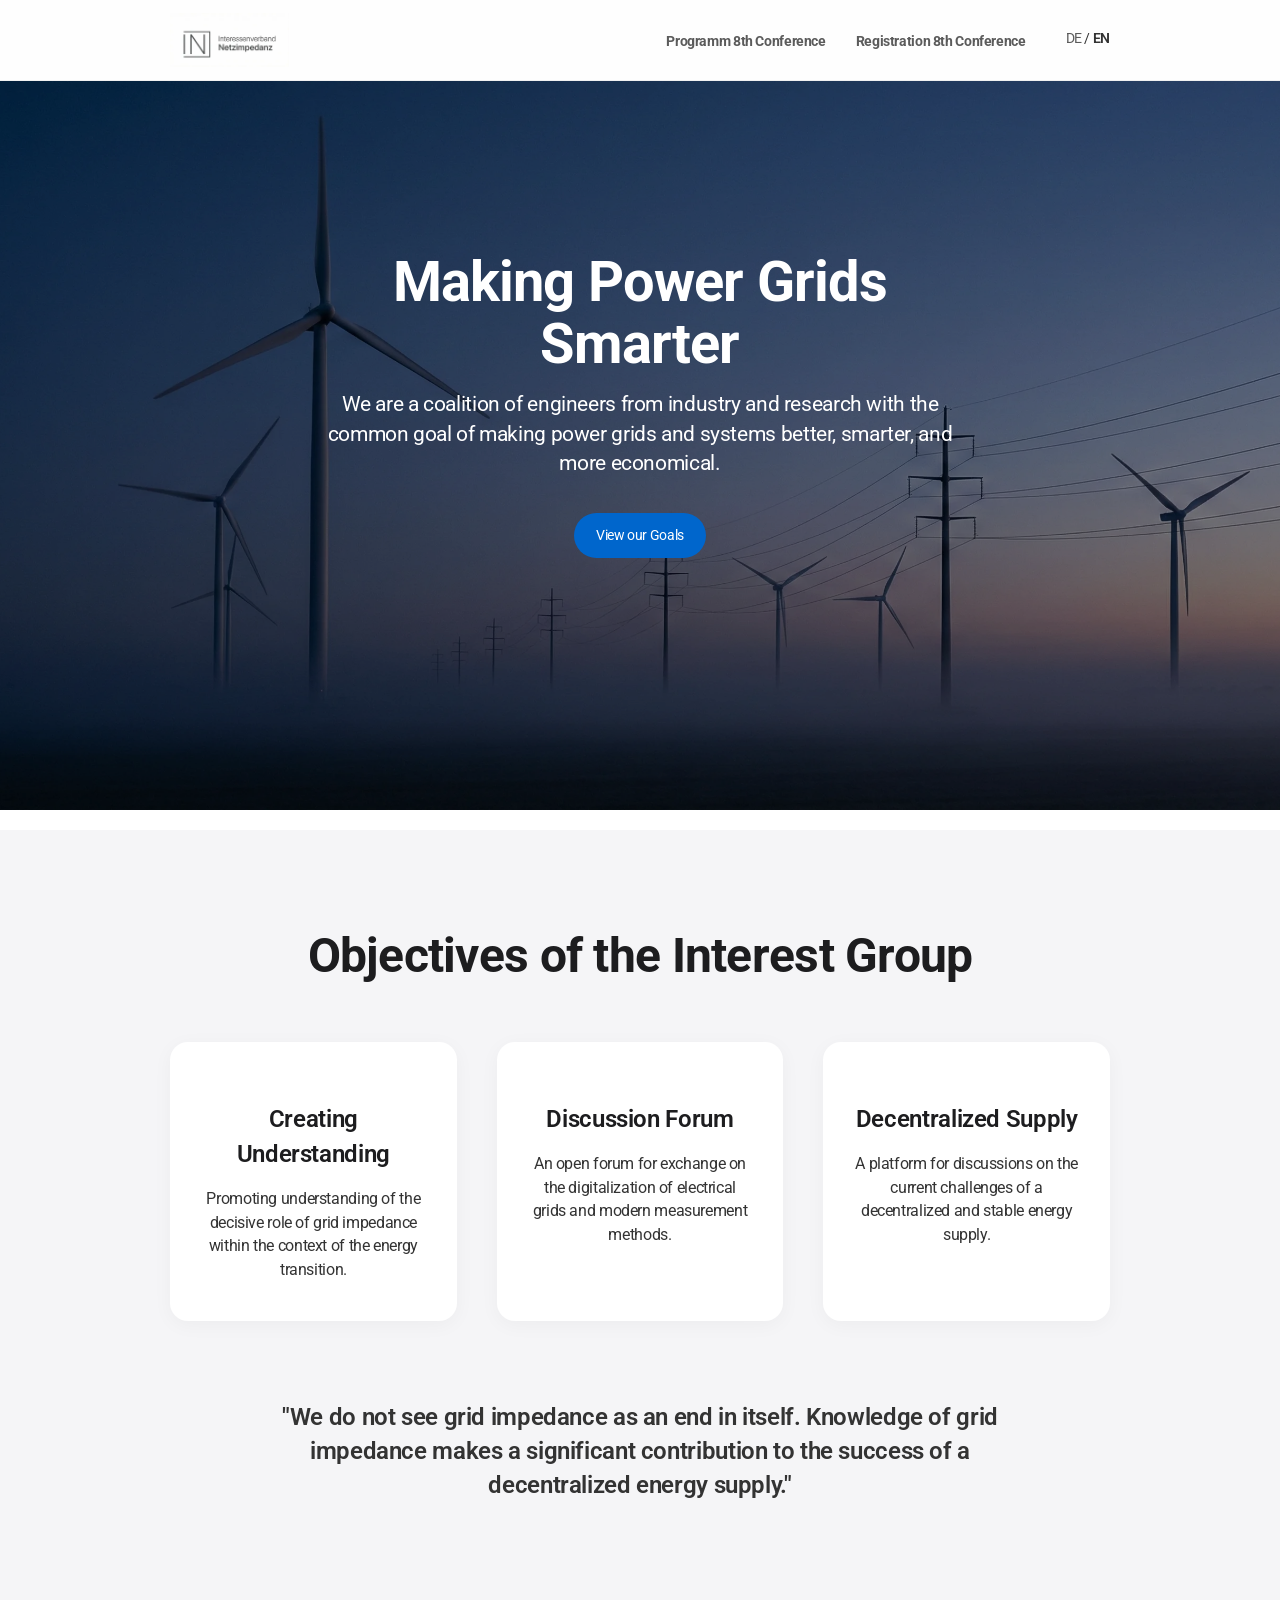
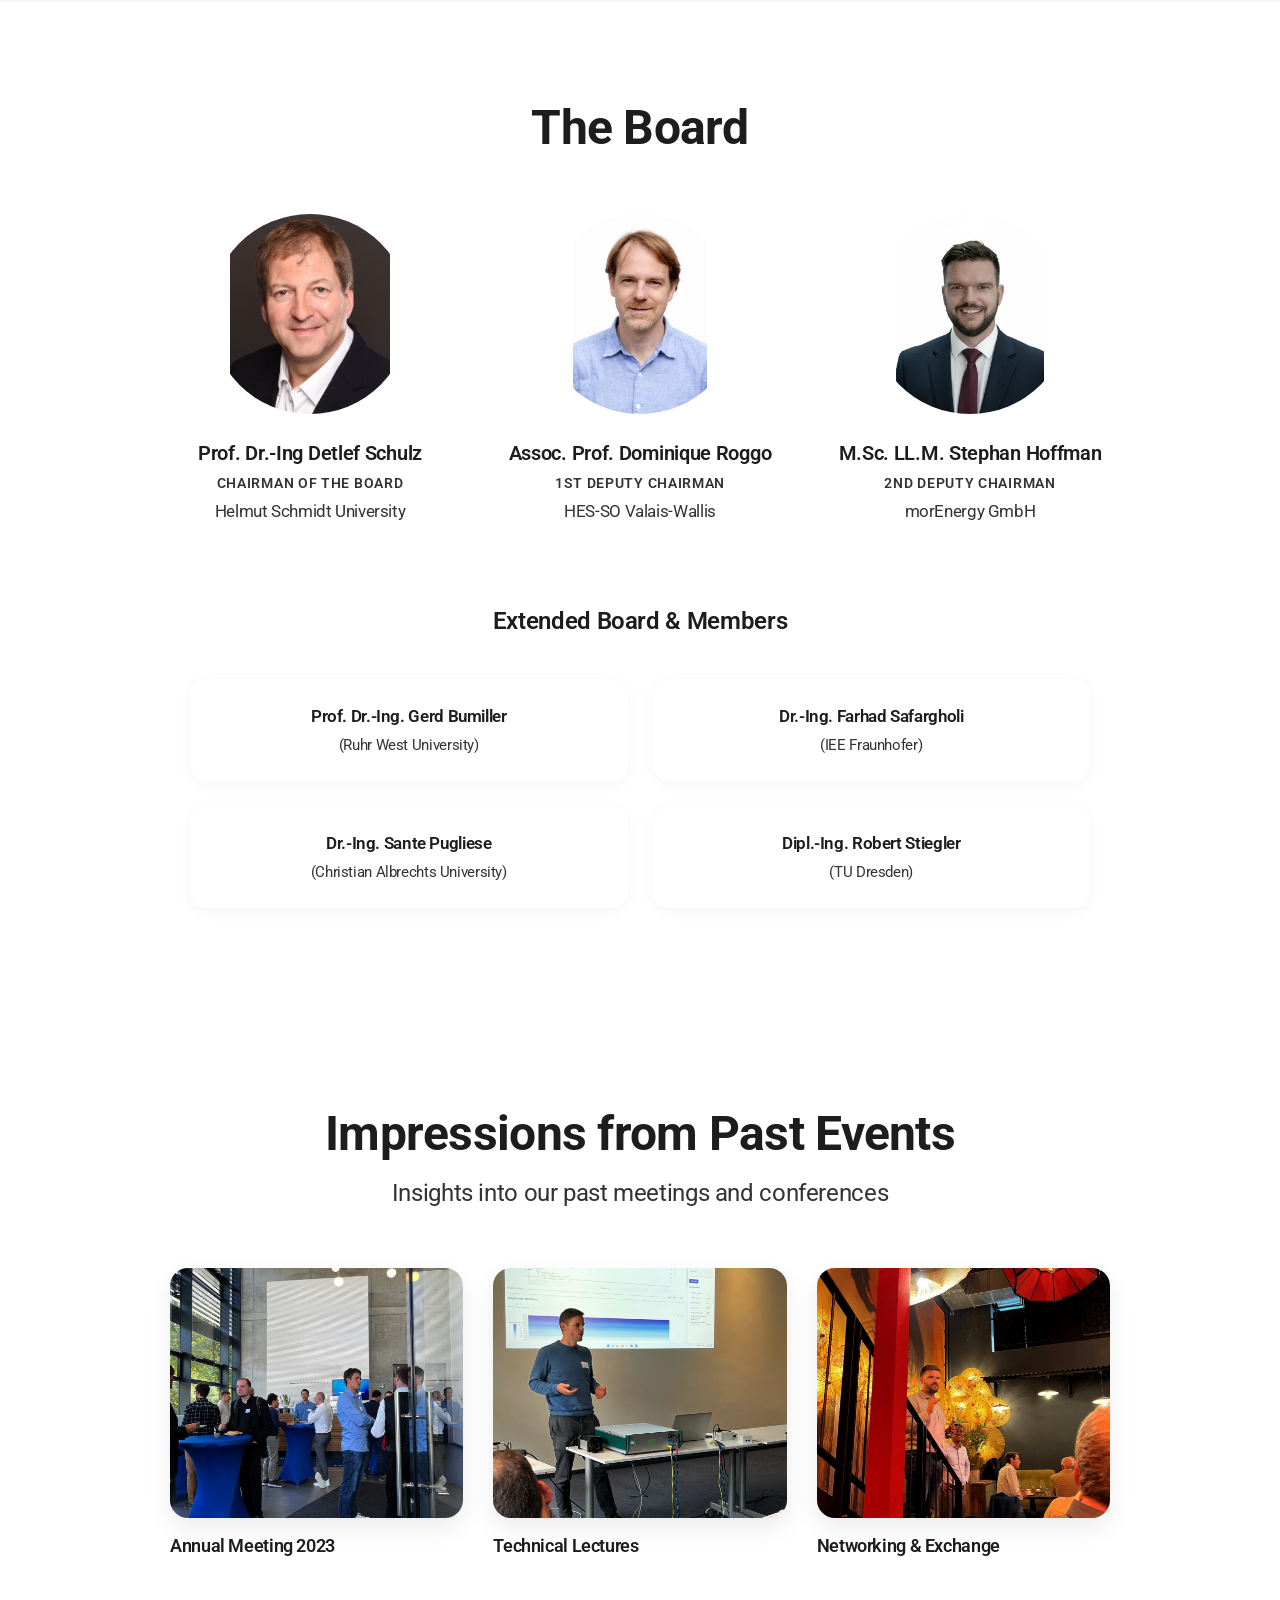
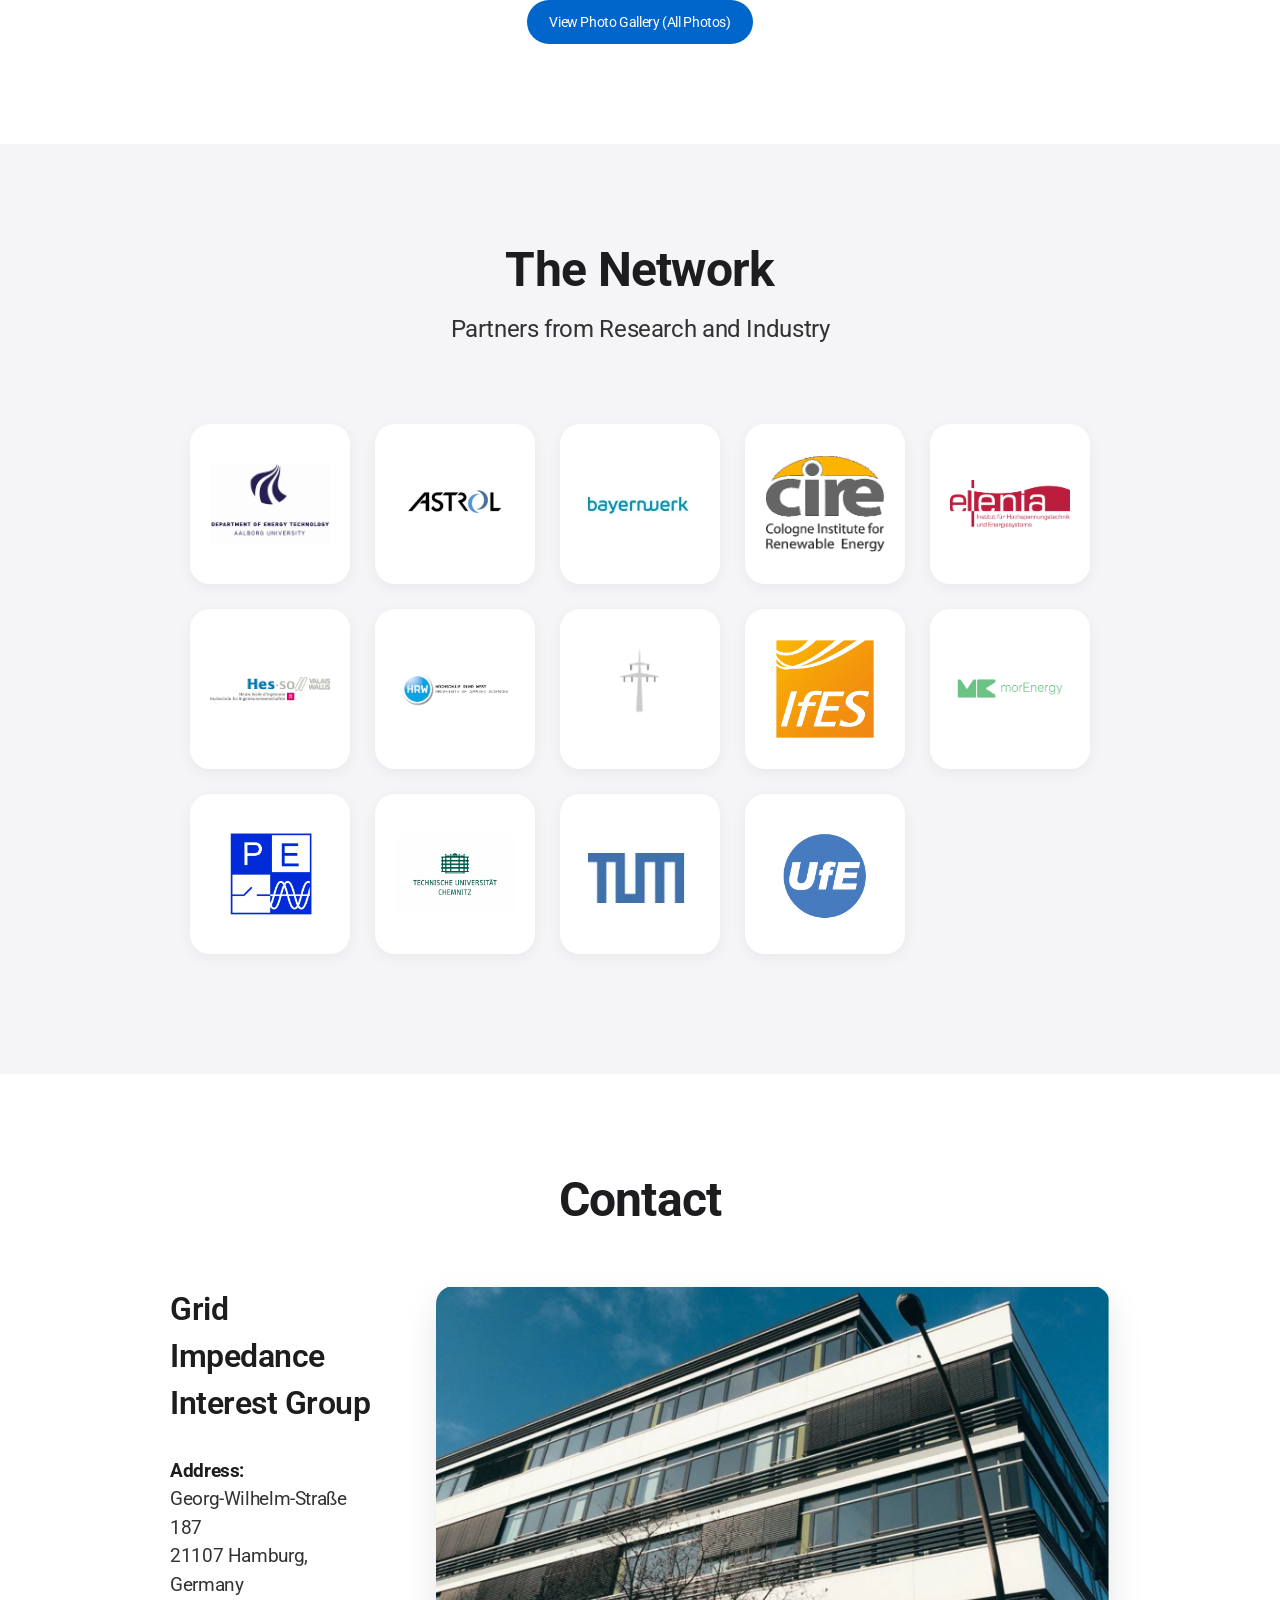
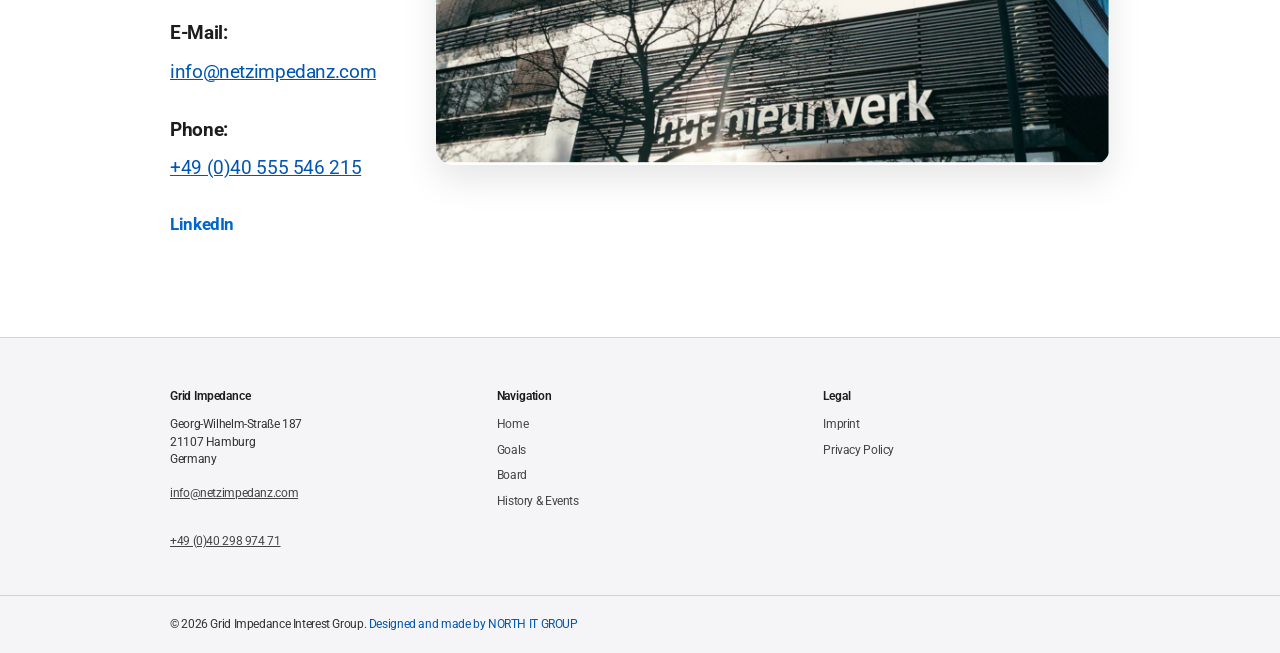
<file: index-en.html>
<!DOCTYPE html>
<html lang="en">
<head>
    <meta charset="UTF-8">
    <meta name="viewport" content="width=device-width, initial-scale=1, viewport-fit=cover">

    <title>Grid Impedance Interest Group | Home</title>
    <meta name="description" content="Grid Impedance Interest Group - A coalition of engineers from industry and research optimizing power grids. Based in Hamburg.">
    <meta name="keywords" content="Grid Impedance, Power Supply, Energy Transition, Power Grids, Hamburg, Engineers, Research, Decentralized Energy Supply">

    <link rel="stylesheet" href="style.css?v=1776168598">
    <link rel="stylesheet" href="header.css?v=1776168598">
    <link rel="preconnect" href="https://fonts.gstatic.com" crossorigin>
    <link href="https://fonts.googleapis.com/css2?family=Roboto:wght@300;400;700&family=Montserrat:wght@600;700&display=swap" rel="stylesheet">

    <script type="application/ld+json">
        {
            "@context": "https://schema.org",
            "@type": "Organization",
            "name": "Interessengemeinschaft Netzimpedanz",
            "url": "https://www.netzimpedanz.com/",
            "logo": "https://www.netzimpedanz.com/logo-placeholder.png",
            "description": "Coalition of engineers from industry and research with the goal of making power grids and systems better, smarter, and more economical.",
            "address": {
                "@type": "PostalAddress",
                "streetAddress": "Georg-Wilhelm-Straße 187",
                "addressLocality": "Hamburg",
                "postalCode": "21107",
                "addressCountry": "DE"
            },
            "contactPoint": {
                "@type": "ContactPoint",
                "telephone": "+49-40-555-546-215",
                "contactType": "customer service",
                "email": "info@netzimpedanz.com",
                "availableLanguage": ["German", "English"]
            }
        }
    </script>
</head>
<body>

<div id="header-placeholder" data-lang="en"></div>

<section id="home" class="hero">
    <div class="hero-overlay"></div>
    <div class="container hero-content">
        <h1>Making Power Grids Smarter</h1>
        <p style="color: #fff !important">We are a coalition of engineers from industry and research with the common goal of making power grids and systems better, smarter, and more economical.</p>
        <a href="#goals" class="btn">View our Goals</a>
    </div>
</section>

<section id="goals" class="section bg-light">
    <div class="container">
        <h2 class="section-title">Objectives of the Interest Group</h2>
        <div class="grid-3">
            <div class="card">
                <div class="icon-box"></div>
                <h3>Creating Understanding</h3>
                <p>Promoting understanding of the decisive role of grid impedance within the context of the energy transition.</p>
            </div>
            <div class="card">
                <div class="icon-box"></div>
                <h3>Discussion Forum</h3>
                <p>An open forum for exchange on the digitalization of electrical grids and modern measurement methods.</p>
            </div>
            <div class="card">
                <div class="icon-box"></div>
                <h3>Decentralized Supply</h3>
                <p>A platform for discussions on the current challenges of a decentralized and stable energy supply.</p>
            </div>
        </div>
        <div class="highlight-text">
            <p>"We do not see grid impedance as an end in itself. Knowledge of grid impedance makes a significant contribution to the success of a decentralized energy supply."</p>
        </div>
    </div>
</section>

<section id="board" class="section">
    <div class="container">
        <h2 class="section-title">The Board</h2>
        <div class="grid-3 team-grid">
            <div class="team-card">
                <div class="team-img">
                    <img src="bilder/Portrait_schulz.jpg" alt="Prof. Dr.-Ing Detlef Schulz">
                </div>
                <h3>Prof. Dr.-Ing Detlef Schulz</h3>
                <p class="role">Chairman of the Board</p>
                <p class="affiliation">Helmut Schmidt University</p>
            </div>
            <div class="team-card">
                <div class="team-img">
                    <img src="bilder/dominique_roggo.webp" alt="Assoc. Prof. Dominique Roggo">
                </div>
                <h3>Assoc. Prof. Dominique Roggo</h3>
                <p class="role">1st Deputy Chairman</p>
                <p class="affiliation">HES-SO Valais-Wallis</p>
            </div>
            <div class="team-card">
                <div class="team-img">
                    <img src="bilder/stephan_hoffmann.webp" alt="M.Sc. LL.M. Stephen Hoffman">
                </div>
                <h3>M.Sc. LL.M. Stephan Hoffman</h3>
                <p class="role">2nd Deputy Chairman</p>
                <p class="affiliation">morEnergy GmbH</p>
            </div>
        </div>

        <div class="other-members">
            <h3>Extended Board & Members</h3>

            <div class="erweiterter-vorstand-grid">
                <div class="mitglied-karte">
                    <span class="name">Prof. Dr.-Ing. Gerd Bumiller</span>
                    <span class="institution">(Ruhr West University)</span>
                </div>
                <div class="mitglied-karte">
                    <span class="name">Dr.-Ing. Farhad Safargholi</span>
                    <span class="institution">(IEE Fraunhofer)</span>
                </div>
                <div class="mitglied-karte">
                    <span class="name">Dr.-Ing. Sante Pugliese</span>
                    <span class="institution">(Christian Albrechts University)</span>
                </div>
                <div class="mitglied-karte">
                    <span class="name">Dipl.-Ing. Robert Stiegler</span>
                    <span class="institution">(TU Dresden)</span>
                </div>
            </div>
        </div>
    </div>
</section>

<section id="events" class="section">
    <div class="container">
        <h2 class="section-title">Impressions from Past Events</h2>
        <p class="section-subtitle">Insights into our past meetings and conferences</p>

        <div class="gallery-preview">
            <div class="gallery-item">
                <img src="history/IMG_4947.webp" alt="Annual Meeting 2023">
                <div class="overlay">
                    <span>Annual Meeting 2023</span>
                </div>
            </div>
            <div class="gallery-item">
                <img src="history/IMG_5015.webp" alt="Technical Lectures and Discussion">
                <div class="overlay">
                    <span>Technical Lectures</span>
                </div>
            </div>
            <div class="gallery-item">
                <img src="history/IMG_5060.webp" alt="Networking and Exchange">
                <div class="overlay">
                    <span>Networking & Exchange</span>
                </div>
            </div>
        </div>

        <div style="text-align: center; margin-top: 40px;">
            <a href="history-en.html" class="btn">View Photo Gallery (All Photos)</a>
        </div>
    </div>
</section>

<section id="network" class="section bg-light">
    <div class="container">
        <h2 class="section-title">The Network</h2>
        <p class="section-subtitle">Partners from Research and Industry</p>
        <div class="logo-grid">
            <div class="partner-logo">
                <img src="bilder/logo_aalborg_energy_technology.webp" alt="Aalborg University Energy Technology">
            </div>
            <div class="partner-logo">
                <img src="bilder/logo-astrol.webp" alt="Astrol">
            </div>
            <div class="partner-logo">
                <img src="bilder/logo-bayernwerk.webp" alt="Bayernwerk">
            </div>
            <div class="partner-logo">
                <img src="bilder/logo-cire-cologne-institute-renewable-energy-transparent.webp" alt="CIRE Cologne Institute">
            </div>
            <div class="partner-logo">
                <img src="bilder/logo-elenia-institut-hochspannung-energiesysteme.webp" alt="Elenia Institut">
            </div>
            <div class="partner-logo">
                <img src="bilder/logo-hes-so-valais-wallis.webp" alt="HES-SO Valais Wallis">
            </div>
            <div class="partner-logo">
                <img src="bilder/logo-hrw-hochschule-ruhr-west.webp" alt="Hochschule Ruhr West">
            </div>
            <div class="partner-logo">
                <img src="bilder/logo-ieeh-hochspannungstechnik.webp" alt="IEEH Hochspannungstechnik">
            </div>
            <div class="partner-logo">
                <img src="bilder/logo-ifes-institut-energiesysteme.webp" alt="IFES Institut Energiesysteme">
            </div>
            <div class="partner-logo">
                <img src="bilder/logo-morenergy.webp" alt="morEnergy GmbH">
            </div>
            <div class="partner-logo">
                <img src="bilder/logo-power-engineering.webp" alt="Chair of Power Electronics">
            </div>
            <div class="partner-logo">
                <img src="bilder/logo-tu-chemnitz.webp" alt="TU Chemnitz">
            </div>
            <div class="partner-logo">
                <img src="bilder/logo-tum.webp" alt="TUM">
            </div>
            <div class="partner-logo">
                <img src="bilder/logo-ufe-university-energy.webp" alt="UfE University Energy">
            </div>
        </div>
    </div>
</section>

<section id="contact" class="section contact-section">
    <div class="container">
        <h2 class="section-title">Contact</h2>
        <div class="contact-wrapper">
            <div class="contact-info">
                <h3>Grid Impedance Interest Group</h3>
                <p><strong>Address:</strong><br>Georg-Wilhelm-Straße 187<br>21107 Hamburg, Germany</p>
                <p><strong>E-Mail:</strong> <a href="mailto:info@netzimpedanz.com">info@netzimpedanz.com</a></p>
                <p><strong>Phone:</strong> <a href="tel:+49040555546215">+49 (0)40 555 546 215</a></p>
                <div class="socials">
                    <strong><a href="https://www.linkedin.com/company/interessenverband-netzimpedanz">LinkedIn</a></strong>
                </div>
            </div>
            <div class="contact-map">
                <div class="map-frame">
                    <img src="bilder/Ingenieurwerk.webp" alt="Location Hamburg">
                </div>
            </div>
        </div>
    </div>
</section>

<div id="footer-placeholder" data-lang="en"></div>

<script src="main.js?v=1776168598" defer></script>

</body>
</html>
</file>
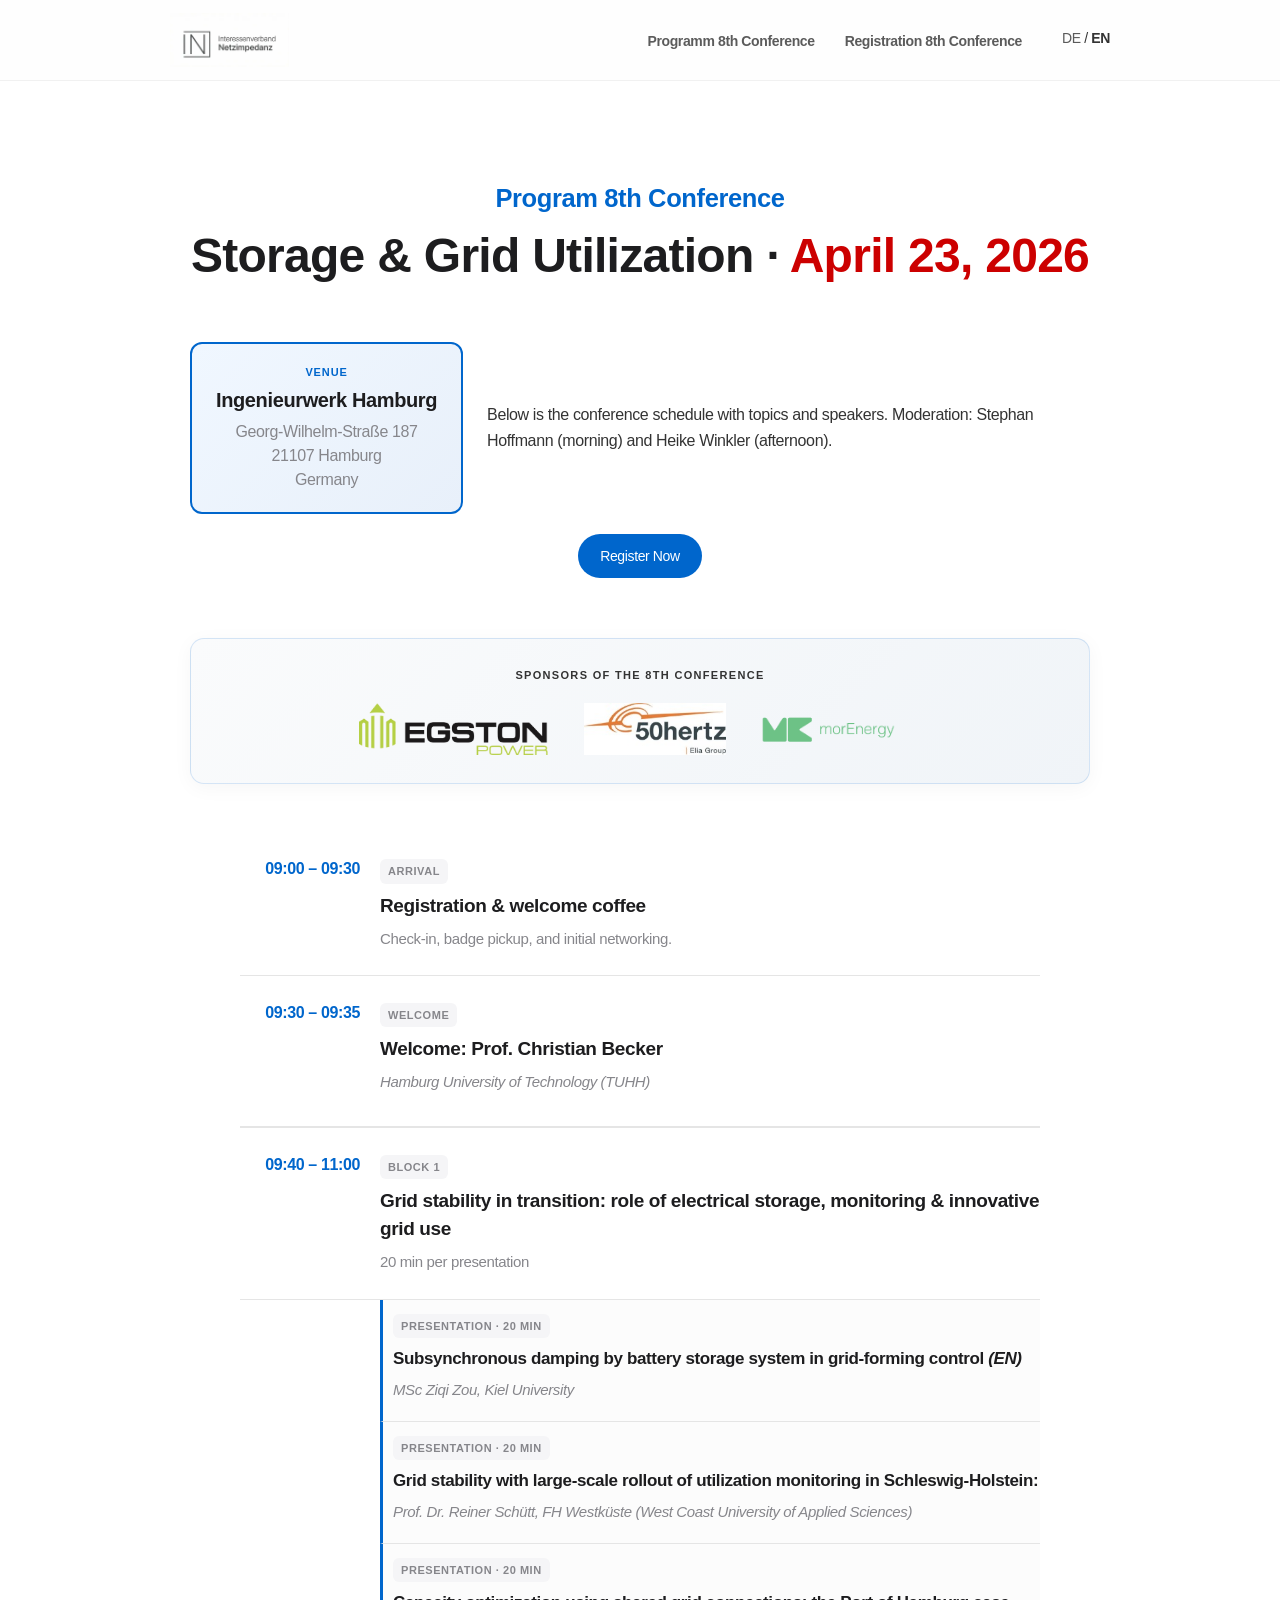
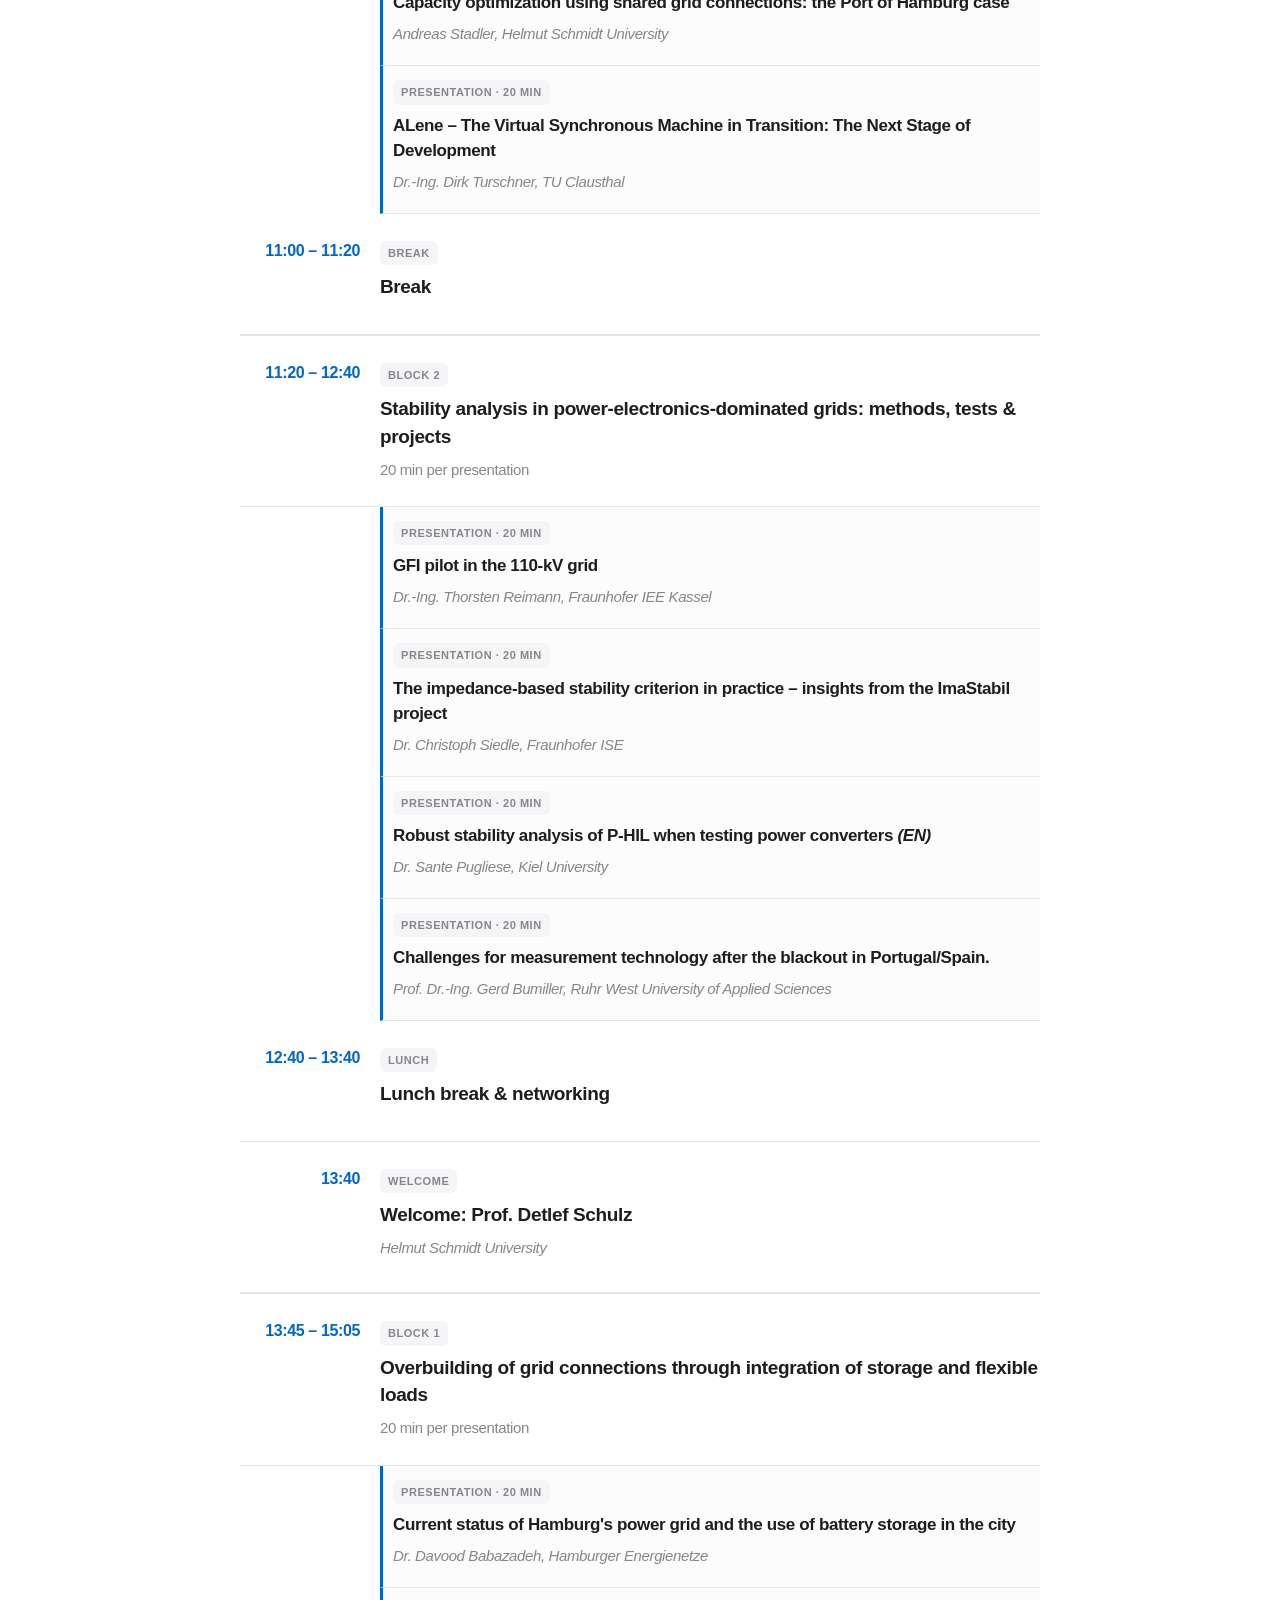
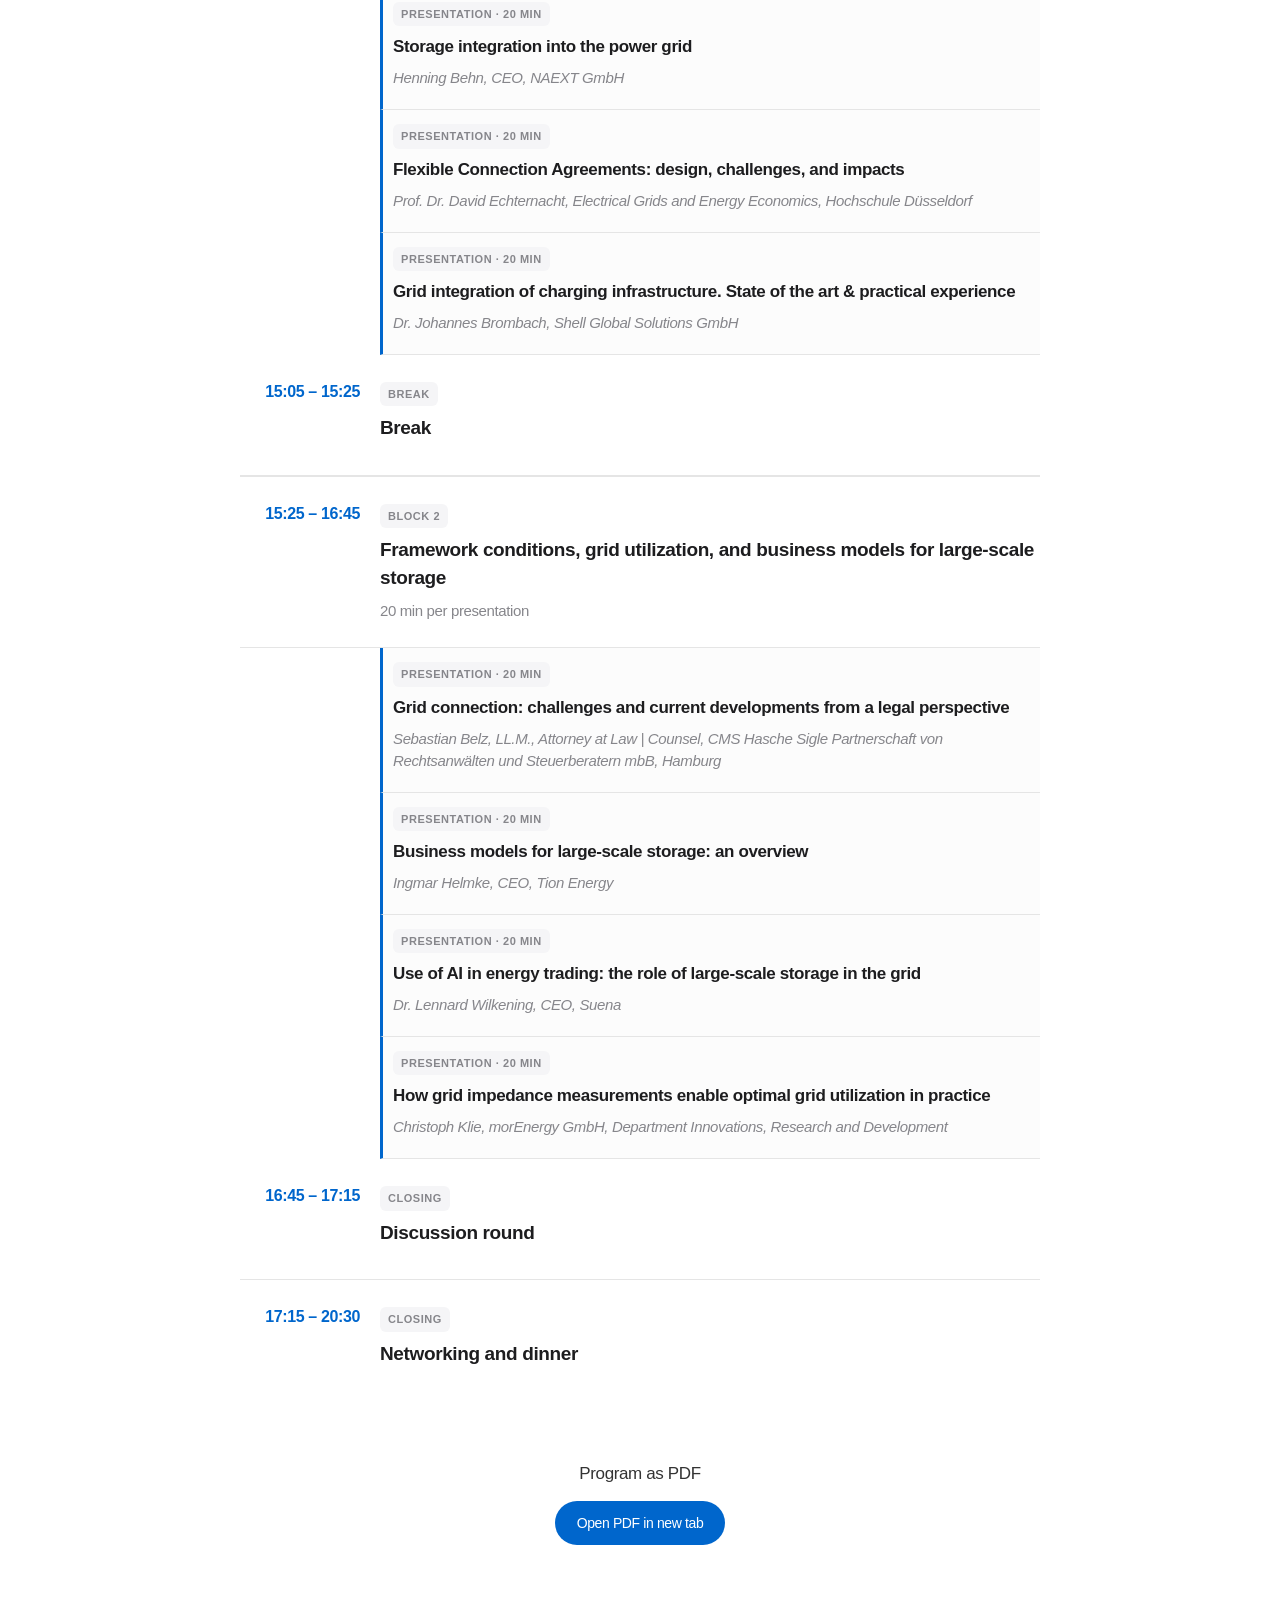
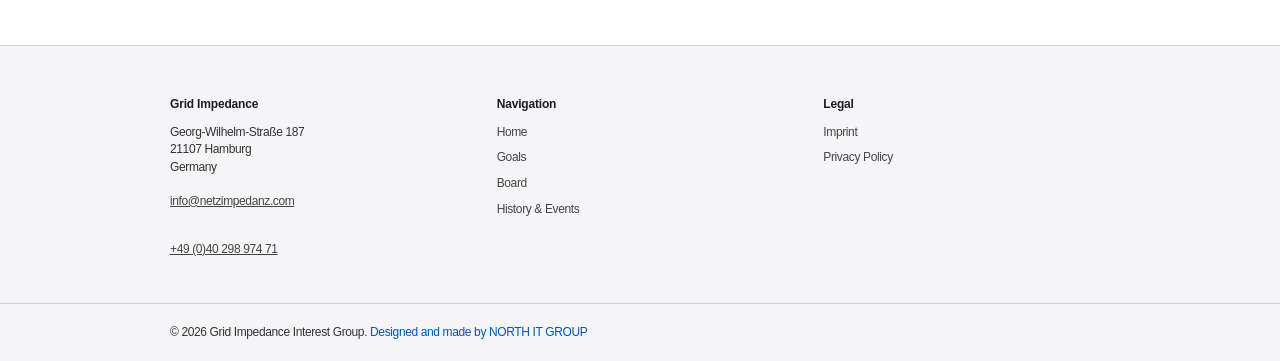
<file: programm-en.html>
<!DOCTYPE html>
<html lang="en">
<head>
  <meta charset="UTF-8">
  <meta name="viewport" content="width=device-width, initial-scale=1, viewport-fit=cover">
  <title>Program | Annual Conference 2026</title>

  <link rel="stylesheet" href="style.css?v=1776168598">
  <link rel="stylesheet" href="header.css?v=1776168598">
  <link rel="stylesheet" href="programm.css?v=1776168598">
</head>
<body>

<div id="header-placeholder" data-lang="en"></div>

<section class="section">
  <div class="container">

    <div class="programm-intro-wrap" style="text-align: center; max-width: 900px; margin-left: auto; margin-right: auto;">
      <h1 style="color: var(--accent-color);">Program 8th Conference</h1>
      <h2 class="section-title">Storage &amp; Grid Utilization · <span style="color: #c00;">April 23, 2026</span></h2>
      <div class="programm-intro-row">
        <div class="programm-venue-box">
          <div class="venue-label">Venue</div>
          <div class="venue-name">Ingenieurwerk Hamburg</div>
          <div class="venue-address">
            <a href="https://www.google.com/maps/search/?api=1&query=Georg-Wilhelm-Stra%C3%9Fe+187,+21107+Hamburg" target="_blank" rel="noopener noreferrer" class="venue-link">Georg-Wilhelm-Straße 187<br>21107 Hamburg<br>Germany</a>
          </div>
        </div>
        <p class="programm-intro-text">
          Below is the conference schedule with topics and speakers. Moderation: Stephan Hoffmann (morning) and Heike Winkler (afternoon).
        </p>
      </div>
      <div style="margin-top: 20px;">
        <a href="registration-en.php" class="btn">Register Now</a>
      </div>
    </div>

    <div class="programm-sponsors" role="region" aria-label="Conference sponsors">
      <p class="programm-sponsors-label">Sponsors of the 8th conference</p>
      <div class="programm-sponsors-logos">
        <figure class="programm-sponsor-card">
          <a href="https://www.egstonpower.com/" target="_blank" rel="noopener noreferrer" title="EGSTON Power Electronics – website">
            <img src="bilder/sponsor-egston-power.png" width="220" height="61" alt="EGSTON POWER" loading="lazy">
          </a>
        </figure>
        <figure class="programm-sponsor-card">
          <a href="https://www.50hertz.com/en/" target="_blank" rel="noopener noreferrer" title="50Hertz Transmission – website">
            <img src="bilder/sponsor-50hertz.png" width="220" height="60" alt="50hertz, part of Elia Group" loading="lazy">
          </a>
        </figure>
        <figure class="programm-sponsor-card">
          <a href="https://morenergy.net/language/en/" target="_blank" rel="noopener noreferrer" title="morEnergy GmbH – website">
            <img src="bilder/sponsor-morenergy.svg" width="200" height="65" alt="morEnergy GmbH" loading="lazy">
          </a>
        </figure>
      </div>
    </div>

    <div class="agenda-container">

      <div class="agenda-item">
        <div class="agenda-time">09:00 – 09:30</div>
        <div class="agenda-content">
          <span class="agenda-tag">Arrival</span>
          <div class="agenda-title">Registration &amp; welcome coffee</div>
          <div class="agenda-desc">Check-in, badge pickup, and initial networking.</div>
        </div>
      </div>

      <div class="agenda-item">
        <div class="agenda-time">09:30 – 09:35</div>
        <div class="agenda-content">
          <span class="agenda-tag">Welcome</span>
          <div class="agenda-title">Welcome: Prof. Christian Becker</div>
          <div class="agenda-speaker">Hamburg University of Technology (TUHH)</div>
        </div>
      </div>

      <div class="agenda-item agenda-block-header">
        <div class="agenda-time">09:40 – 11:00</div>
        <div class="agenda-content">
          <span class="agenda-tag">Block 1</span>
          <div class="agenda-title">Grid stability in transition: role of electrical storage, monitoring &amp; innovative grid use</div>
          <div class="agenda-desc">20 min per presentation</div>
        </div>
      </div>
      <div class="agenda-item agenda-talk">
        <div class="agenda-content">
          <span class="agenda-tag">Presentation · 20 min</span>
          <div class="agenda-title">Subsynchronous damping by battery storage system in grid-forming control <em>(EN)</em></div>
          <div class="agenda-speaker">MSc Ziqi Zou, Kiel University</div>
        </div>
      </div>
      <div class="agenda-item agenda-talk">
        <div class="agenda-content">
          <span class="agenda-tag">Presentation · 20 min</span>
          <div class="agenda-title">Grid stability with large-scale rollout of utilization monitoring in Schleswig-Holstein:</div>
          <div class="agenda-speaker">Prof. Dr. Reiner Schütt, FH Westküste (West Coast University of Applied Sciences)</div>
        </div>
      </div>
      <div class="agenda-item agenda-talk">
        <div class="agenda-content">
          <span class="agenda-tag">Presentation · 20 min</span>
          <div class="agenda-title">Capacity optimization using shared grid connections: the Port of Hamburg case</div>
          <div class="agenda-speaker">Andreas Stadler, Helmut Schmidt University</div>
        </div>
      </div>
      <div class="agenda-item agenda-talk">
        <div class="agenda-content">
          <span class="agenda-tag">Presentation · 20 min</span>
          <div class="agenda-title">ALene – The Virtual Synchronous Machine in Transition: The Next Stage of Development</div>
          <div class="agenda-speaker">Dr.-Ing. Dirk Turschner, TU Clausthal</div>
        </div>
      </div>

      <div class="agenda-item">
        <div class="agenda-time">11:00 – 11:20</div>
        <div class="agenda-content">
          <span class="agenda-tag">Break</span>
          <div class="agenda-title">Break</div>
        </div>
      </div>

      <div class="agenda-item agenda-block-header">
        <div class="agenda-time">11:20 – 12:40</div>
        <div class="agenda-content">
          <span class="agenda-tag">Block 2</span>
          <div class="agenda-title">Stability analysis in power-electronics-dominated grids: methods, tests &amp; projects</div>
          <div class="agenda-desc">20 min per presentation</div>
        </div>
      </div>
      <div class="agenda-item agenda-talk">
        <div class="agenda-content">
          <span class="agenda-tag">Presentation · 20 min</span>
          <div class="agenda-title">GFI pilot in the 110-kV grid</div>
          <div class="agenda-speaker">Dr.-Ing. Thorsten Reimann, Fraunhofer IEE Kassel</div>
        </div>
      </div>
      <div class="agenda-item agenda-talk">
        <div class="agenda-content">
          <span class="agenda-tag">Presentation · 20 min</span>
          <div class="agenda-title">The impedance-based stability criterion in practice – insights from the ImaStabil project</div>
          <div class="agenda-speaker">Dr. Christoph Siedle, Fraunhofer ISE</div>
        </div>
      </div>
      <div class="agenda-item agenda-talk">
        <div class="agenda-content">
          <span class="agenda-tag">Presentation · 20 min</span>
          <div class="agenda-title">Robust stability analysis of P-HIL when testing power converters <em>(EN)</em></div>
          <div class="agenda-speaker">Dr. Sante Pugliese, Kiel University</div>
        </div>
      </div>
      <div class="agenda-item agenda-talk">
        <div class="agenda-content">
          <span class="agenda-tag">Presentation · 20 min</span>
          <div class="agenda-title">Challenges for measurement technology after the blackout in Portugal/Spain.</div>
          <div class="agenda-speaker">Prof. Dr.-Ing. Gerd Bumiller, Ruhr West University of Applied Sciences</div>
        </div>
      </div>

      <div class="agenda-item">
        <div class="agenda-time">12:40 – 13:40</div>
        <div class="agenda-content">
          <span class="agenda-tag">Lunch</span>
          <div class="agenda-title">Lunch break &amp; networking</div>
        </div>
      </div>

      <div class="agenda-item">
        <div class="agenda-time">13:40</div>
        <div class="agenda-content">
          <span class="agenda-tag">Welcome</span>
          <div class="agenda-title">Welcome: Prof. Detlef Schulz</div>
          <div class="agenda-speaker">Helmut Schmidt University</div>
        </div>
      </div>

      <div class="agenda-item agenda-block-header">
        <div class="agenda-time">13:45 – 15:05</div>
        <div class="agenda-content">
          <span class="agenda-tag">Block 1</span>
          <div class="agenda-title">Overbuilding of grid connections through integration of storage and flexible loads</div>
          <div class="agenda-desc">20 min per presentation</div>
        </div>
      </div>
      <div class="agenda-item agenda-talk">
        <div class="agenda-content">
          <span class="agenda-tag">Presentation · 20 min</span>
          <div class="agenda-title">Current status of Hamburg's power grid and the use of battery storage in the city</div>
          <div class="agenda-speaker">Dr. Davood Babazadeh, Hamburger Energienetze</div>
        </div>
      </div>
      <div class="agenda-item agenda-talk">
        <div class="agenda-content">
          <span class="agenda-tag">Presentation · 20 min</span>
          <div class="agenda-title">Storage integration into the power grid</div>
          <div class="agenda-speaker">Henning Behn, CEO, NAEXT GmbH</div>
        </div>
      </div>
      <div class="agenda-item agenda-talk">
        <div class="agenda-content">
          <span class="agenda-tag">Presentation · 20 min</span>
          <div class="agenda-title">Flexible Connection Agreements: design, challenges, and impacts</div>
          <div class="agenda-speaker">Prof. Dr. David Echternacht, Electrical Grids and Energy Economics, Hochschule Düsseldorf</div>
        </div>
      </div>
      <div class="agenda-item agenda-talk">
        <div class="agenda-content">
          <span class="agenda-tag">Presentation · 20 min</span>
          <div class="agenda-title">Grid integration of charging infrastructure. State of the art &amp; practical experience</div>
          <div class="agenda-speaker">Dr. Johannes Brombach, Shell Global Solutions GmbH</div>
        </div>
      </div>

      <div class="agenda-item">
        <div class="agenda-time">15:05 – 15:25</div>
        <div class="agenda-content">
          <span class="agenda-tag">Break</span>
          <div class="agenda-title">Break</div>
        </div>
      </div>

      <div class="agenda-item agenda-block-header">
        <div class="agenda-time">15:25 – 16:45</div>
        <div class="agenda-content">
          <span class="agenda-tag">Block 2</span>
          <div class="agenda-title">Framework conditions, grid utilization, and business models for large-scale storage</div>
          <div class="agenda-desc">20 min per presentation</div>
        </div>
      </div>
      <div class="agenda-item agenda-talk">
        <div class="agenda-content">
          <span class="agenda-tag">Presentation · 20 min</span>
          <div class="agenda-title">Grid connection: challenges and current developments from a legal perspective</div>
          <div class="agenda-speaker">Sebastian Belz, LL.M., Attorney at Law | Counsel, CMS Hasche Sigle Partnerschaft von Rechtsanwälten und Steuerberatern mbB, Hamburg</div>
        </div>
      </div>
      <div class="agenda-item agenda-talk">
        <div class="agenda-content">
          <span class="agenda-tag">Presentation · 20 min</span>
          <div class="agenda-title">Business models for large-scale storage: an overview</div>
          <div class="agenda-speaker">Ingmar Helmke, CEO, Tion Energy</div>
        </div>
      </div>
      <div class="agenda-item agenda-talk">
        <div class="agenda-content">
          <span class="agenda-tag">Presentation · 20 min</span>
          <div class="agenda-title">Use of AI in energy trading: the role of large-scale storage in the grid</div>
          <div class="agenda-speaker">Dr. Lennard Wilkening, CEO, Suena</div>
        </div>
      </div>
      <div class="agenda-item agenda-talk">
        <div class="agenda-content">
          <span class="agenda-tag">Presentation · 20 min</span>
          <div class="agenda-title">How grid impedance measurements enable optimal grid utilization in practice</div>
          <div class="agenda-speaker">Christoph Klie, morEnergy GmbH, Department Innovations, Research and Development</div>
        </div>
      </div>

      <div class="agenda-item">
        <div class="agenda-time">16:45 – 17:15</div>
        <div class="agenda-content">
          <span class="agenda-tag">Closing</span>
          <div class="agenda-title">Discussion round</div>
        </div>
      </div>
      <div class="agenda-item">
        <div class="agenda-time">17:15 – 20:30</div>
        <div class="agenda-content">
          <span class="agenda-tag">Closing</span>
          <div class="agenda-title">Networking and dinner</div>
        </div>
      </div>

    </div>

    <div style="text-align: center; margin-top: 60px;">
      <p style="color: var(--text-secondary); margin-bottom: 15px;">Program as PDF</p>
      <a href="Programmflyer_230426.pdf" class="btn" target="_blank" rel="noopener noreferrer">Open PDF in new tab</a>
    </div>

  </div>
</section>

<div id="footer-placeholder" data-lang="en"></div>
<script src="main.js?v=1776168598"></script>
</body>
</html>
</file>
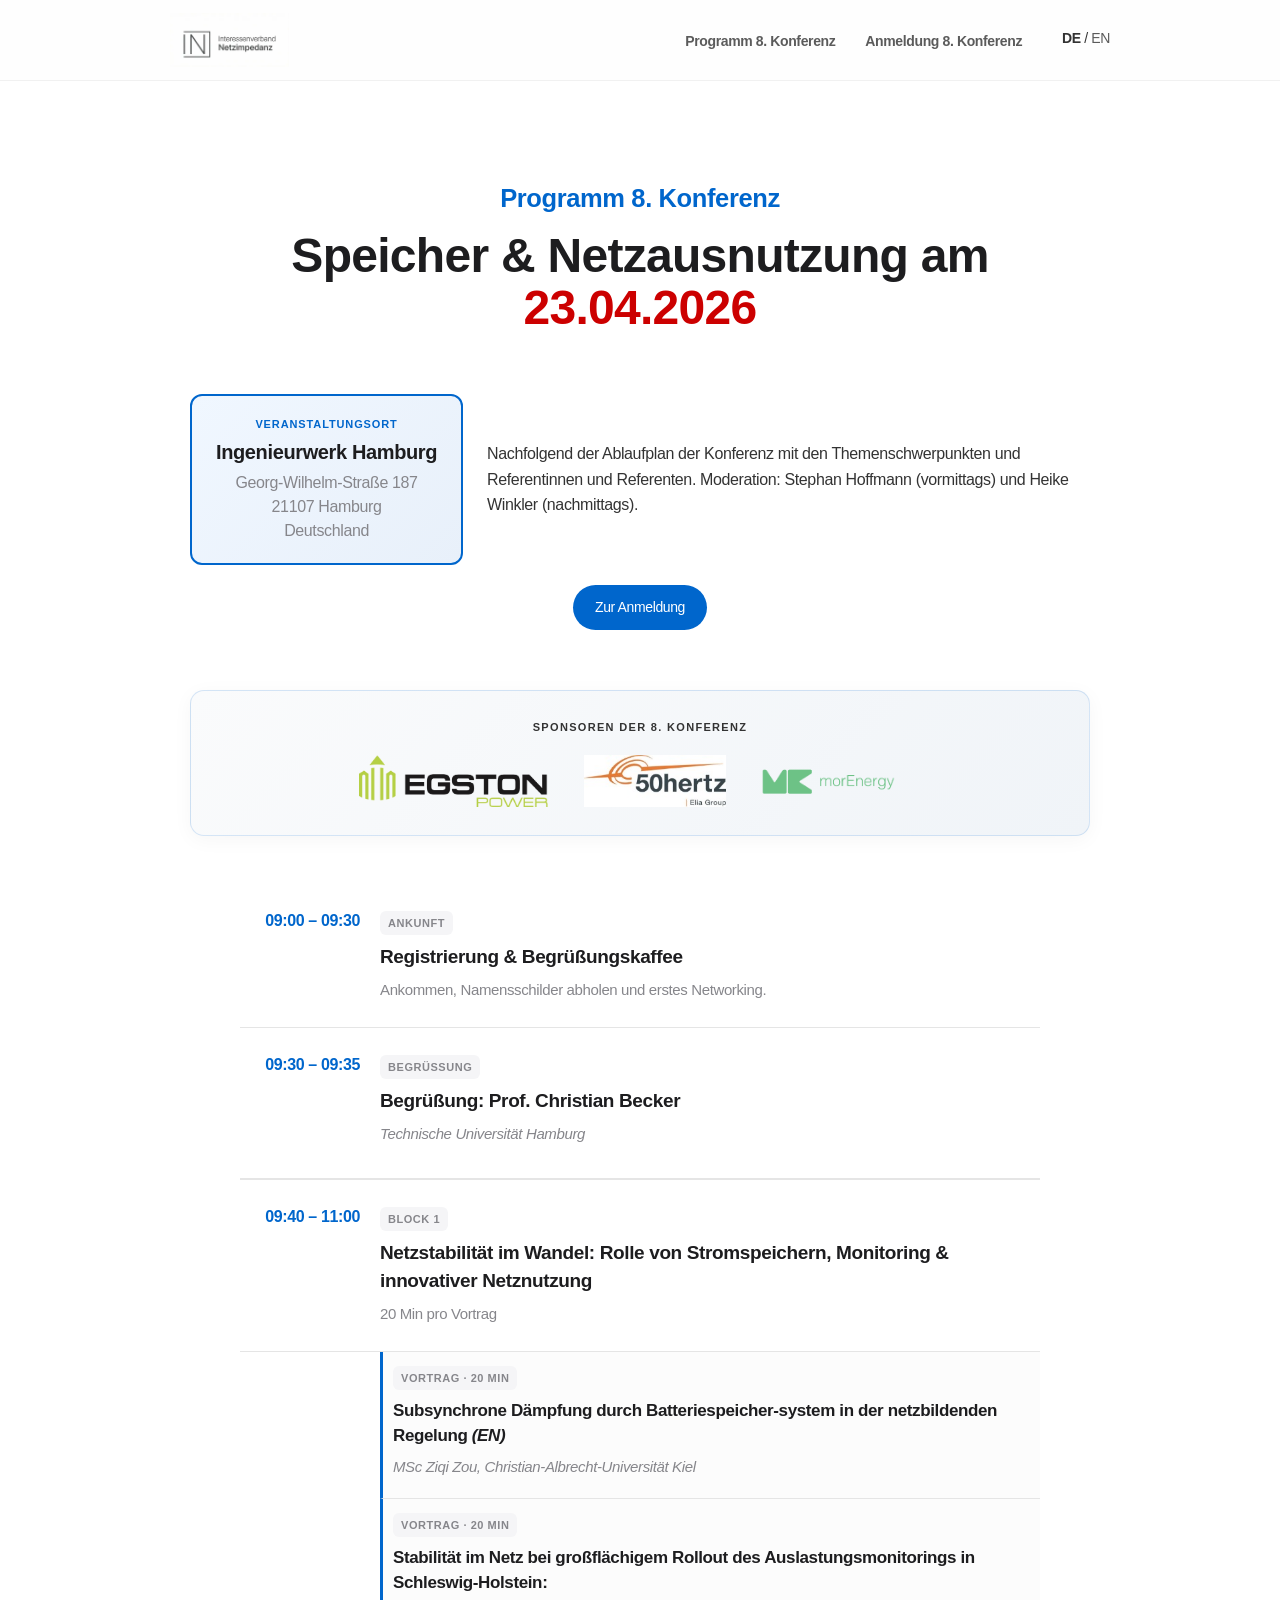
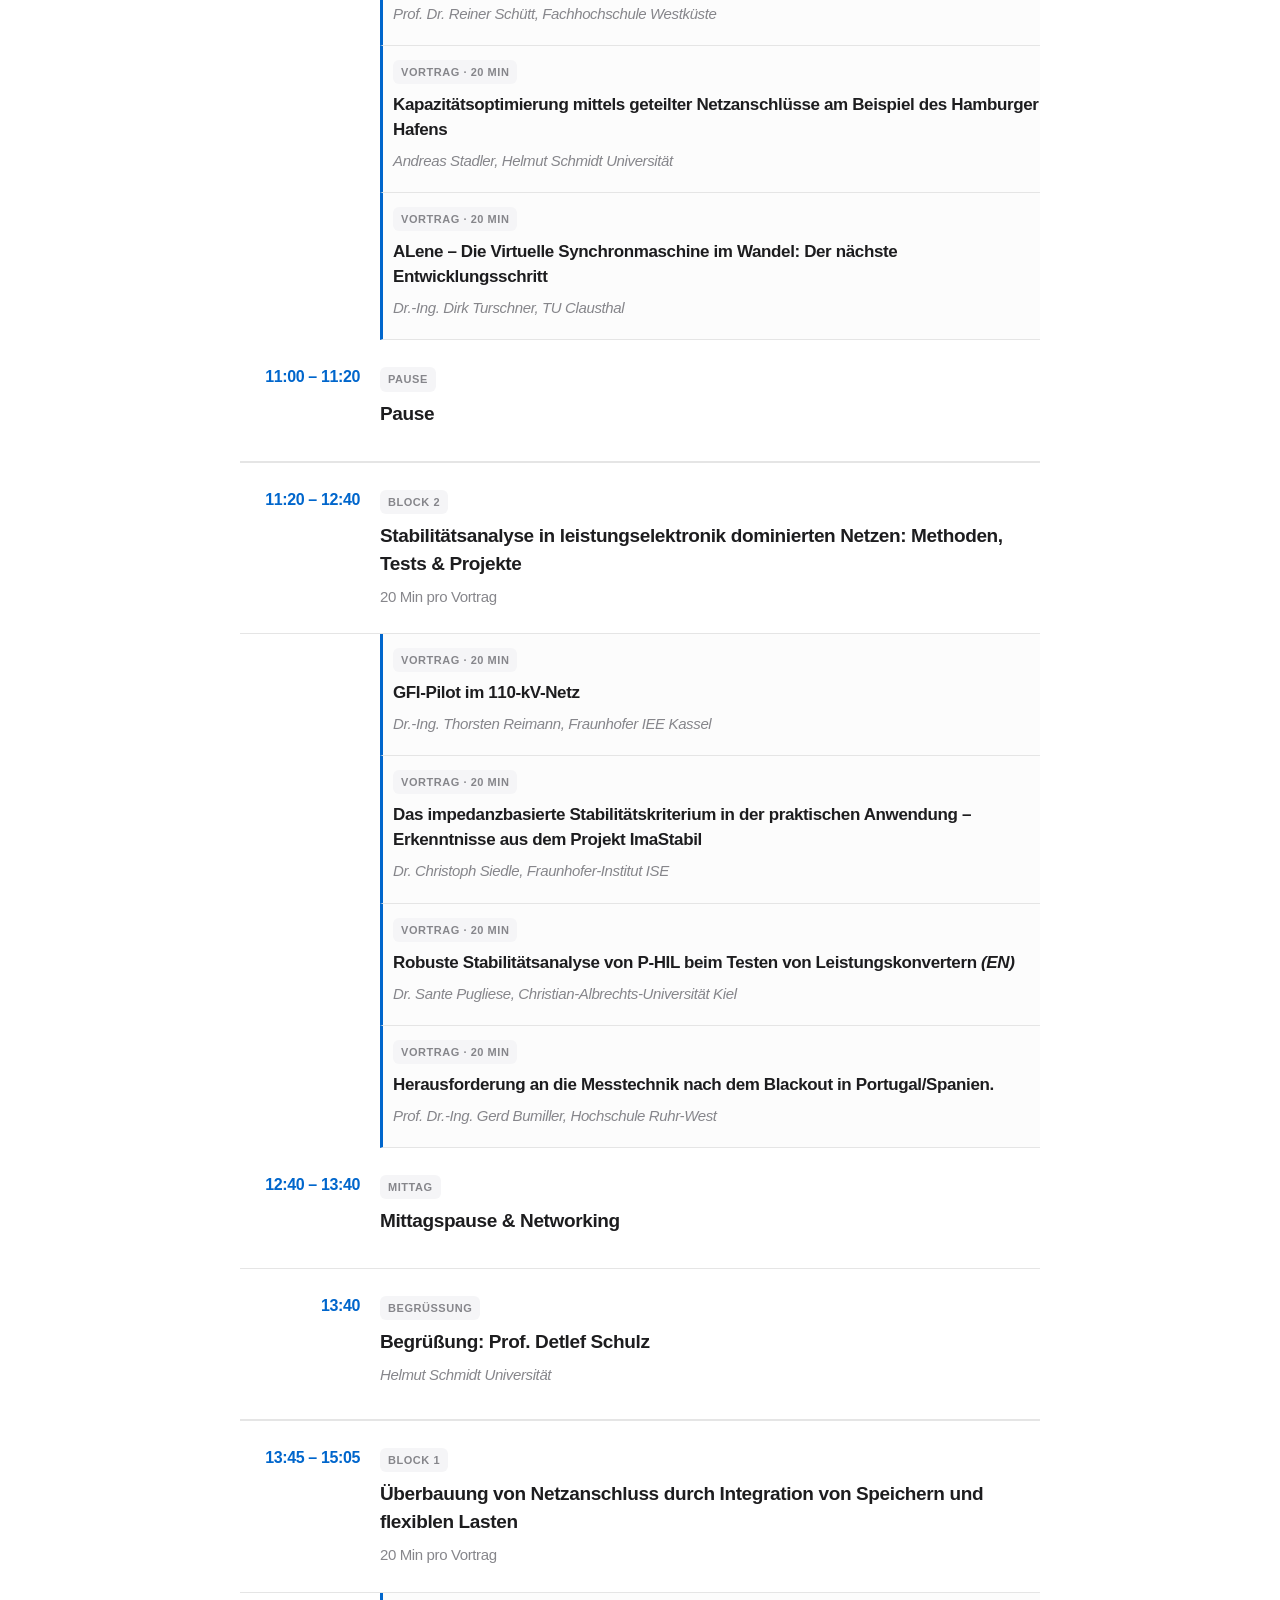
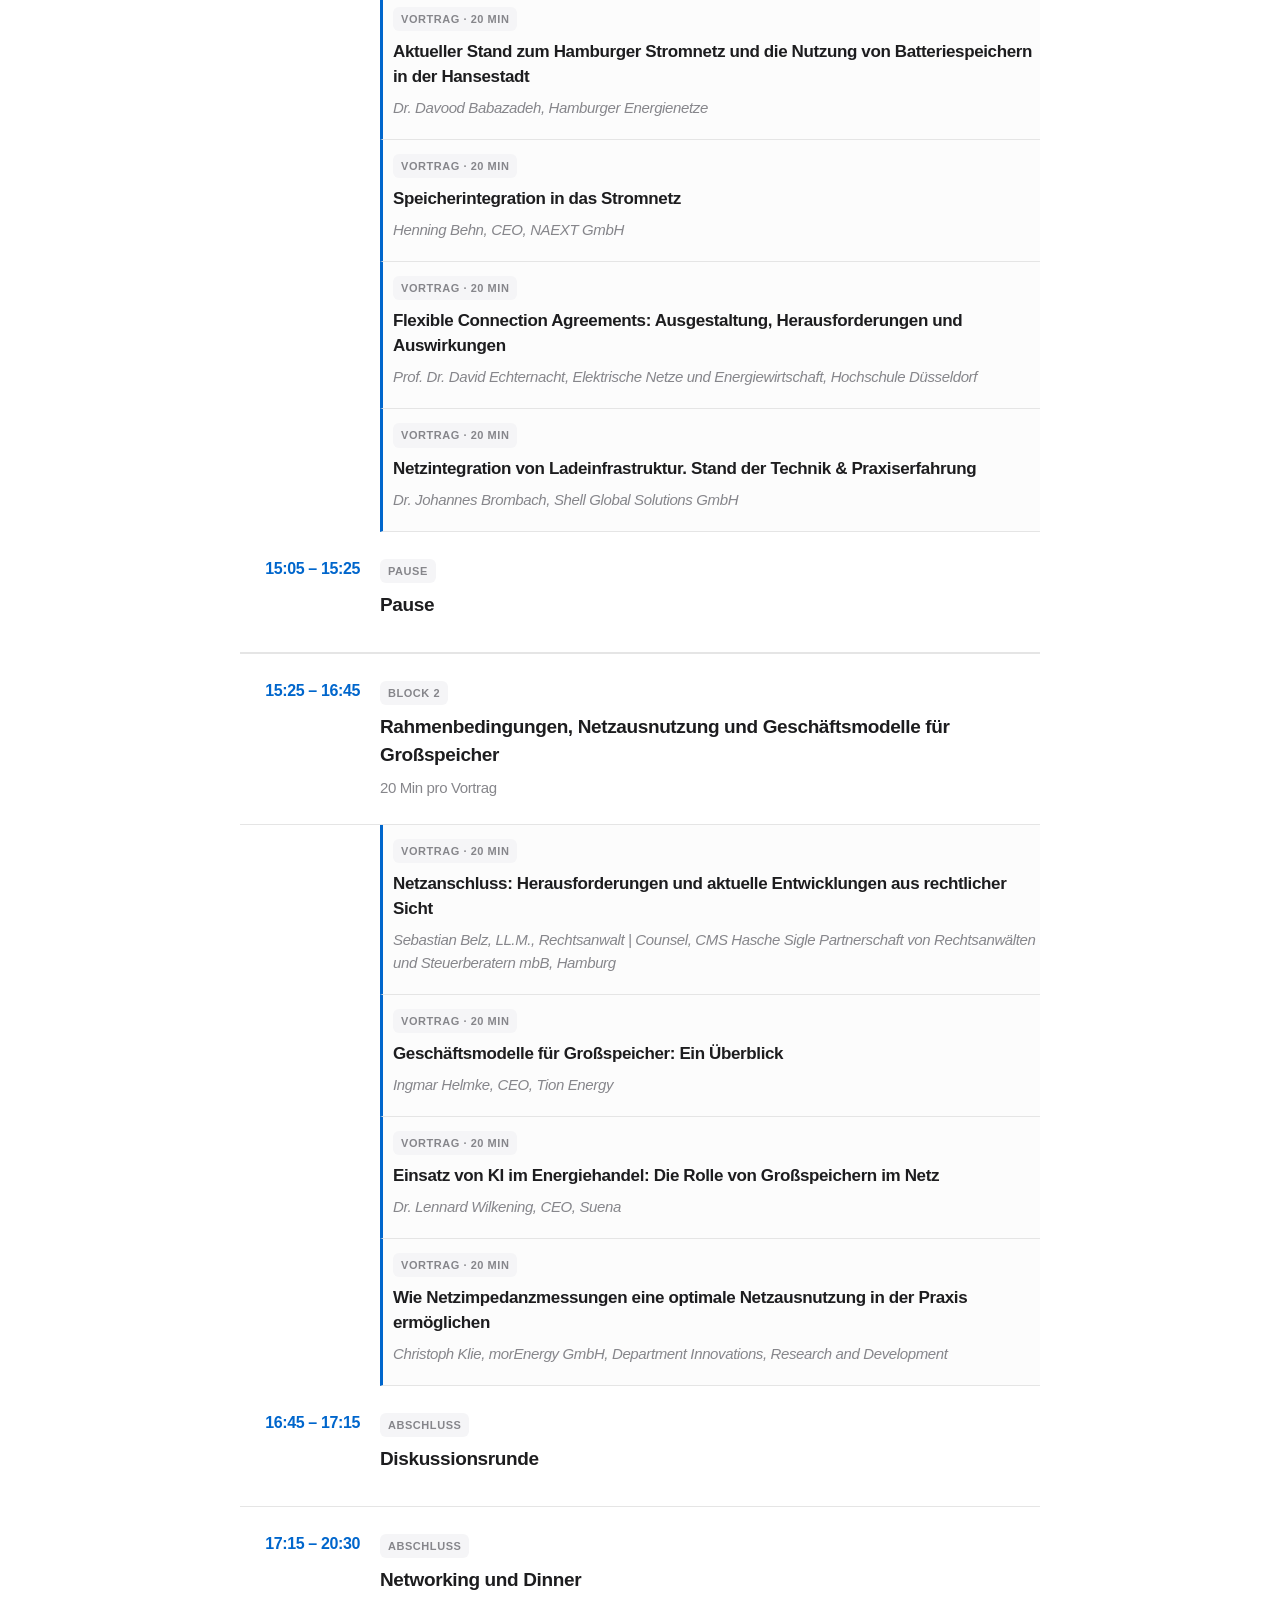
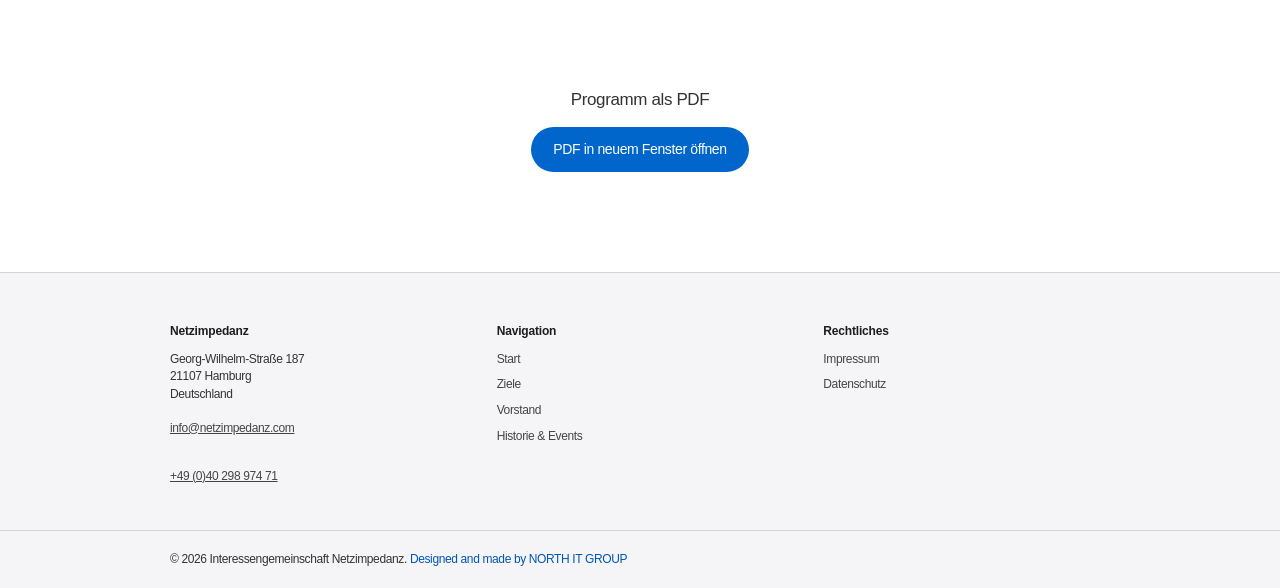
<file: programm.html>
<!DOCTYPE html>
<html lang="de">
<head>
    <meta charset="UTF-8">
    <meta name="viewport" content="width=device-width, initial-scale=1, viewport-fit=cover">
    <title>Programm | Jahreskonferenz 2026</title>

    <link rel="stylesheet" href="style.css?v=1776168598">
    <link rel="stylesheet" href="header.css?v=1776168598">
    <link rel="stylesheet" href="programm.css?v=1776168598">
</head>
<body>

<div id="header-placeholder"></div>



<section class="section">
    <div class="container">

        <div class="programm-intro-wrap" style="text-align: center; max-width: 900px; margin-left: auto; margin-right: auto;">
            <h1 style="color: var(--accent-color);">Programm 8. Konferenz</h1>
            <h2 class="section-title">Speicher &amp; Netzausnutzung am <span style="color: #c00;">23.04.2026</span></h2>
            <div class="programm-intro-row">
                <div class="programm-venue-box">
                    <div class="venue-label">Veranstaltungsort</div>
                    <div class="venue-name">Ingenieurwerk Hamburg</div>
                    <div class="venue-address">
                        <a href="https://www.google.com/maps/search/?api=1&query=Georg-Wilhelm-Stra%C3%9Fe+187,+21107+Hamburg" target="_blank" rel="noopener noreferrer" class="venue-link">Georg-Wilhelm-Straße 187<br>21107 Hamburg<br>Deutschland</a>
                    </div>
                </div>
                <p class="programm-intro-text">
                    Nachfolgend der Ablaufplan der Konferenz mit den Themenschwerpunkten und Referentinnen und Referenten. Moderation: Stephan Hoffmann (vormittags) und Heike Winkler (nachmittags).
                </p>
            </div>
            <div style="margin-top: 20px;">
                <a href="registration.php" class="btn">Zur Anmeldung</a>
            </div>
        </div>

        <div class="programm-sponsors" role="region" aria-label="Sponsoren der Konferenz">
            <p class="programm-sponsors-label">Sponsoren der 8. Konferenz</p>
            <div class="programm-sponsors-logos">
                <figure class="programm-sponsor-card">
                    <a href="https://www.egstonpower.com/" target="_blank" rel="noopener noreferrer" title="EGSTON Power Electronics – Website">
                        <img src="bilder/sponsor-egston-power.png" width="220" height="61" alt="EGSTON POWER" loading="lazy">
                    </a>
                </figure>
                <figure class="programm-sponsor-card">
                    <a href="https://www.50hertz.com/" target="_blank" rel="noopener noreferrer" title="50Hertz Transmission – Website">
                        <img src="bilder/sponsor-50hertz.png" width="220" height="60" alt="50hertz, Teil der Elia Group" loading="lazy">
                    </a>
                </figure>
                <figure class="programm-sponsor-card">
                    <a href="https://morenergy.net/" target="_blank" rel="noopener noreferrer" title="morEnergy GmbH – Website">
                        <img src="bilder/sponsor-morenergy.svg" width="200" height="65" alt="morEnergy GmbH" loading="lazy">
                    </a>
                </figure>
            </div>
        </div>

        <div class="agenda-container">

            <div class="agenda-item">
                <div class="agenda-time">09:00 – 09:30</div>
                <div class="agenda-content">
                    <span class="agenda-tag">Ankunft</span>
                    <div class="agenda-title">Registrierung &amp; Begrüßungskaffee</div>
                    <div class="agenda-desc">Ankommen, Namensschilder abholen und erstes Networking.</div>
                </div>
            </div>

            <div class="agenda-item">
                <div class="agenda-time">09:30 – 09:35</div>
                <div class="agenda-content">
                    <span class="agenda-tag">Begrüßung</span>
                    <div class="agenda-title">Begrüßung: Prof. Christian Becker</div>
                    <div class="agenda-speaker">Technische Universität Hamburg</div>
                </div>
            </div>

            <div class="agenda-item agenda-block-header">
                <div class="agenda-time">09:40 – 11:00</div>
                <div class="agenda-content">
                    <span class="agenda-tag">Block 1</span>
                    <div class="agenda-title">Netzstabilität im Wandel: Rolle von Stromspeichern, Monitoring &amp; innovativer Netznutzung</div>
                    <div class="agenda-desc">20 Min pro Vortrag</div>
                </div>
            </div>
            <div class="agenda-item agenda-talk">
                <div class="agenda-content">
                    <span class="agenda-tag">Vortrag · 20 Min</span>
                    <div class="agenda-title">Subsynchrone Dämpfung durch Batteriespeicher-system in der netzbildenden Regelung <em>(EN)</em></div>
                    <div class="agenda-speaker">MSc Ziqi Zou, Christian-Albrecht-Universität Kiel</div>
                </div>
            </div>
            <div class="agenda-item agenda-talk">
                <div class="agenda-content">
                    <span class="agenda-tag">Vortrag · 20 Min</span>
                    <div class="agenda-title">Stabilität im Netz bei großflächigem Rollout des Auslastungsmonitorings in Schleswig-Holstein:</div>
                    <div class="agenda-speaker">Prof. Dr. Reiner Schütt, Fachhochschule Westküste</div>
                </div>
            </div>
            <div class="agenda-item agenda-talk">
                <div class="agenda-content">
                    <span class="agenda-tag">Vortrag · 20 Min</span>
                    <div class="agenda-title">Kapazitätsoptimierung mittels geteilter Netzanschlüsse am Beispiel des Hamburger Hafens</div>
                    <div class="agenda-speaker">Andreas Stadler, Helmut Schmidt Universität</div>
                </div>
            </div>
            <div class="agenda-item agenda-talk">
                <div class="agenda-content">
                    <span class="agenda-tag">Vortrag · 20 Min</span>
                    <div class="agenda-title">ALene – Die Virtuelle Synchronmaschine im Wandel: Der nächste Entwicklungsschritt</div>
                    <div class="agenda-speaker">Dr.-Ing. Dirk Turschner, TU Clausthal</div>
                </div>
            </div>

            <div class="agenda-item">
                <div class="agenda-time">11:00 – 11:20</div>
                <div class="agenda-content">
                    <span class="agenda-tag">Pause</span>
                    <div class="agenda-title">Pause</div>
                </div>
            </div>

            <div class="agenda-item agenda-block-header">
                <div class="agenda-time">11:20 – 12:40</div>
                <div class="agenda-content">
                    <span class="agenda-tag">Block 2</span>
                    <div class="agenda-title">Stabilitätsanalyse in leistungselektronik dominierten Netzen: Methoden, Tests &amp; Projekte</div>
                    <div class="agenda-desc">20 Min pro Vortrag</div>
                </div>
            </div>
            <div class="agenda-item agenda-talk">
                <div class="agenda-content">
                    <span class="agenda-tag">Vortrag · 20 Min</span>
                    <div class="agenda-title">GFI-Pilot im 110-kV-Netz</div>
                    <div class="agenda-speaker">Dr.-Ing. Thorsten Reimann, Fraunhofer IEE Kassel</div>
                </div>
            </div>
            <div class="agenda-item agenda-talk">
                <div class="agenda-content">
                    <span class="agenda-tag">Vortrag · 20 Min</span>
                    <div class="agenda-title">Das impedanzbasierte Stabilitätskriterium in der praktischen Anwendung – Erkenntnisse aus dem Projekt ImaStabil</div>
                    <div class="agenda-speaker">Dr. Christoph Siedle, Fraunhofer-Institut ISE</div>
                </div>
            </div>
            <div class="agenda-item agenda-talk">
                <div class="agenda-content">
                    <span class="agenda-tag">Vortrag · 20 Min</span>
                    <div class="agenda-title">Robuste Stabilitätsanalyse von P-HIL beim Testen von Leistungskonvertern <em>(EN)</em></div>
                    <div class="agenda-speaker">Dr. Sante Pugliese, Christian-Albrechts-Universität Kiel</div>
                </div>
            </div>
            <div class="agenda-item agenda-talk">
                <div class="agenda-content">
                    <span class="agenda-tag">Vortrag · 20 Min</span>
                    <div class="agenda-title">Herausforderung an die Messtechnik nach dem Blackout in Portugal/Spanien.</div>
                    <div class="agenda-speaker">Prof. Dr.-Ing. Gerd Bumiller, Hochschule Ruhr-West</div>
                </div>
            </div>

            <div class="agenda-item">
                <div class="agenda-time">12:40 – 13:40</div>
                <div class="agenda-content">
                    <span class="agenda-tag">Mittag</span>
                    <div class="agenda-title">Mittagspause &amp; Networking</div>
                </div>
            </div>

            <div class="agenda-item">
                <div class="agenda-time">13:40</div>
                <div class="agenda-content">
                    <span class="agenda-tag">Begrüßung</span>
                    <div class="agenda-title">Begrüßung: Prof. Detlef Schulz</div>
                    <div class="agenda-speaker">Helmut Schmidt Universität</div>
                </div>
            </div>

            <div class="agenda-item agenda-block-header">
                <div class="agenda-time">13:45 – 15:05</div>
                <div class="agenda-content">
                    <span class="agenda-tag">Block 1</span>
                    <div class="agenda-title">Überbauung von Netzanschluss durch Integration von Speichern und flexiblen Lasten</div>
                    <div class="agenda-desc">20 Min pro Vortrag</div>
                </div>
            </div>
            <div class="agenda-item agenda-talk">
                <div class="agenda-content">
                    <span class="agenda-tag">Vortrag · 20 Min</span>
                    <div class="agenda-title">Aktueller Stand zum Hamburger Stromnetz und die Nutzung von Batteriespeichern in der Hansestadt</div>
                    <div class="agenda-speaker">Dr. Davood Babazadeh, Hamburger Energienetze</div>
                </div>
            </div>
            <div class="agenda-item agenda-talk">
                <div class="agenda-content">
                    <span class="agenda-tag">Vortrag · 20 Min</span>
                    <div class="agenda-title">Speicherintegration in das Stromnetz</div>
                    <div class="agenda-speaker">Henning Behn, CEO, NAEXT GmbH</div>
                </div>
            </div>
            <div class="agenda-item agenda-talk">
                <div class="agenda-content">
                    <span class="agenda-tag">Vortrag · 20 Min</span>
                    <div class="agenda-title">Flexible Connection Agreements: Ausgestaltung, Herausforderungen und Auswirkungen</div>
                    <div class="agenda-speaker">Prof. Dr. David Echternacht, Elektrische Netze und Energiewirtschaft, Hochschule Düsseldorf</div>
                </div>
            </div>
            <div class="agenda-item agenda-talk">
                <div class="agenda-content">
                    <span class="agenda-tag">Vortrag · 20 Min</span>
                    <div class="agenda-title">Netzintegration von Ladeinfrastruktur. Stand der Technik &amp; Praxiserfahrung</div>
                    <div class="agenda-speaker">Dr. Johannes Brombach, Shell Global Solutions GmbH</div>
                </div>
            </div>

            <div class="agenda-item">
                <div class="agenda-time">15:05 – 15:25</div>
                <div class="agenda-content">
                    <span class="agenda-tag">Pause</span>
                    <div class="agenda-title">Pause</div>
                </div>
            </div>

            <div class="agenda-item agenda-block-header">
                <div class="agenda-time">15:25 – 16:45</div>
                <div class="agenda-content">
                    <span class="agenda-tag">Block 2</span>
                    <div class="agenda-title">Rahmenbedingungen, Netzausnutzung und Geschäftsmodelle für Großspeicher</div>
                    <div class="agenda-desc">20 Min pro Vortrag</div>
                </div>
            </div>
            <div class="agenda-item agenda-talk">
                <div class="agenda-content">
                    <span class="agenda-tag">Vortrag · 20 Min</span>
                    <div class="agenda-title">Netzanschluss: Herausforderungen und aktuelle Entwicklungen aus rechtlicher Sicht</div>
                    <div class="agenda-speaker">Sebastian Belz, LL.M., Rechtsanwalt | Counsel, CMS Hasche Sigle Partnerschaft von Rechtsanwälten und Steuerberatern mbB, Hamburg</div>
                </div>
            </div>
            <div class="agenda-item agenda-talk">
                <div class="agenda-content">
                    <span class="agenda-tag">Vortrag · 20 Min</span>
                    <div class="agenda-title">Geschäftsmodelle für Großspeicher: Ein Überblick</div>
                    <div class="agenda-speaker">Ingmar Helmke, CEO, Tion Energy</div>
                </div>
            </div>
            <div class="agenda-item agenda-talk">
                <div class="agenda-content">
                    <span class="agenda-tag">Vortrag · 20 Min</span>
                    <div class="agenda-title">Einsatz von KI im Energiehandel: Die Rolle von Großspeichern im Netz</div>
                    <div class="agenda-speaker">Dr. Lennard Wilkening, CEO, Suena</div>
                </div>
            </div>
            <div class="agenda-item agenda-talk">
                <div class="agenda-content">
                    <span class="agenda-tag">Vortrag · 20 Min</span>
                    <div class="agenda-title">Wie Netzimpedanzmessungen eine optimale Netzausnutzung in der Praxis ermöglichen</div>
                    <div class="agenda-speaker">Christoph Klie, morEnergy GmbH, Department Innovations, Research and Development</div>
                </div>
            </div>

            <div class="agenda-item">
                <div class="agenda-time">16:45 – 17:15</div>
                <div class="agenda-content">
                    <span class="agenda-tag">Abschluss</span>
                    <div class="agenda-title">Diskussionsrunde</div>
                </div>
            </div>
            <div class="agenda-item">
                <div class="agenda-time">17:15 – 20:30</div>
                <div class="agenda-content">
                    <span class="agenda-tag">Abschluss</span>
                    <div class="agenda-title">Networking und Dinner</div>
                </div>
            </div>

        </div>

        <div style="text-align: center; margin-top: 60px;">
            <p style="color: var(--text-secondary); margin-bottom: 15px;">Programm als PDF</p>
            <a href="Programmflyer_230426.pdf" class="btn" target="_blank" rel="noopener noreferrer">PDF in neuem Fenster öffnen</a>
        </div>

    </div>
</section>

<div id="footer-placeholder"></div>
<script src="main.js?v=1776168598"></script>
</body>
</html>
</file>
<file: style.css>
/* =========================================
   1. VARIABLES & RESET
   ========================================= */
:root {
    --bg-color: #ffffff;
    --bg-light: #f5f5f7; /* Apple Hellgrau */
    --text-primary: #1d1d1f; /* Fast Schwarz */
    --text-secondary: #86868b; /* Apple Grau */
    --accent-color: #0066cc; /* Apple Blau */
    --accent-hover: #004499;
    --nav-height: 80px; /* Synchron mit header.css */
    --container-width: 980px;
    --font-stack: -apple-system, BlinkMacSystemFont, "Segoe UI", Roboto, "Helvetica Neue", Arial, sans-serif;
    --transition: all 0.4s cubic-bezier(0.25, 0.1, 0.25, 1);
}

* {
    margin: 0;
    padding: 0;
    box-sizing: border-box;
    -webkit-font-smoothing: antialiased;
    -moz-osx-font-smoothing: grayscale;
}

html {
    -webkit-text-size-adjust: 100%;
    text-size-adjust: 100%;
}

body {
    font-family: var(--font-stack);
    background-color: var(--bg-color);
    color: var(--text-primary);
    line-height: 1.47059;
    font-weight: 400;
    letter-spacing: -0.022em;
    font-size: 17px;
    padding-top: calc(var(--nav-height) + env(safe-area-inset-top, 0px)); /* Header inkl. Notch */
    padding-bottom: env(safe-area-inset-bottom, 0px);
}

h1, h2, h3 {
    font-weight: 600;
    color: var(--text-primary);
    margin-bottom: 0.5em;
    letter-spacing: -0.015em;
}

a {
    text-decoration: none;
    color: inherit;
    transition: color 0.2s ease;
}

ul {
    list-style: none;
}

img {
    max-width: 100%;
    display: block;
    height: auto;
}

/* =========================================
   2. LAYOUT UTILITIES & TYPOGRAPHY
   ========================================= */
.container {
    max-width: var(--container-width);
    margin: 0 auto;
    padding-left: max(20px, env(safe-area-inset-left, 0px));
    padding-right: max(20px, env(safe-area-inset-right, 0px));
}

.section {
    padding: 100px 0;
}

.bg-light {
    background-color: var(--bg-light);
}

.section-title {
    font-size: 48px;
    line-height: 1.08;
    font-weight: 700;
    text-align: center;
    margin-bottom: 60px;
}

.section-subtitle {
    font-size: 24px;
    line-height: 1.16;
    font-weight: 400;
    text-align: center;
    color: var(--text-secondary);
    margin-top: -40px;
    margin-bottom: 60px;
    max-width: 700px;
    margin-left: auto;
    margin-right: auto;
}

/* Buttons (Pillen-Design) */
.btn {
    display: inline-block;
    padding: 12px 22px;
    background: var(--accent-color);
    color: #fff;
    border-radius: 980px;
    font-size: 14px;
    font-weight: 400;
    transition: var(--transition);
}

.btn:hover {
    background: var(--accent-hover);
    transform: scale(1.02);
}

/* =========================================
   3. HERO SECTION
   ========================================= */
.hero {
    height: 90vh;
    background: url('bilder/windenergie-netzinfrastruktur.webp') no-repeat center center/cover;
    position: relative;
    display: flex;
    align-items: center;
    justify-content: center;
    text-align: center;
    margin-bottom: 20px;
    margin-top: -80px; /* Ausgleich für Body Padding, damit Hero ganz oben ist */
}

.hero-overlay {
    position: absolute;
    top: 0;
    left: 0;
    width: 100%;
    height: 100%;
    background: rgba(0, 0, 0, 0.4);
}

.hero-content {
    position: relative;
    z-index: 2;
    max-width: 700px;
    color: #fff;
}

.hero-content h1 {
    font-size: 56px;
    font-weight: 700;
    margin-bottom: 15px;
    line-height: 1.1;
    color: #fff !important;
}

.hero-content p {
    font-size: 21px;
    font-weight: 400;
    margin-bottom: 35px;
    line-height: 1.4;
    color: #fff;
}

/* =========================================
   4. GOALS (CARDS)
   ========================================= */
.grid-3 {
    display: grid;
    grid-template-columns: repeat(auto-fit, minmax(280px, 1fr));
    gap: 40px;
}

.card {
    background: var(--bg-color);
    padding: 40px 30px;
    border-radius: 18px;
    text-align: center;
    transition: var(--transition);
    box-shadow: 0 4px 20px rgba(0,0,0,0.04);
}

.card:hover {
    transform: scale(1.02);
    box-shadow: 0 10px 30px rgba(0,0,0,0.08);
}

.icon-box {
    font-size: 40px;
    margin-bottom: 20px;
}

.card h3 {
    font-size: 24px;
    margin-bottom: 15px;
}

.card p {
    color: var(--text-secondary);
    font-size: 16px;
}

.highlight-text {
    margin-top: 80px;
    text-align: center;
    font-size: 24px;
    line-height: 1.4;
    font-weight: 600;
    color: var(--text-primary);
    max-width: 800px;
    margin-left: auto;
    margin-right: auto;
}

/* =========================================
   5. TEAM & BOARD
   ========================================= */
.team-grid {
    gap: 50px;
}

.team-card {
    background: transparent;
    text-align: center;
}

.team-img img {
    width: 200px;
    height: 200px;
    border-radius: 50%;
    object-fit: contain; /* Verhindert Abschneiden von Gesichtern */
    margin: 0 auto 25px;
}

.team-card h3 {
    font-size: 20px;
    margin-bottom: 5px;
}

.role {
    color: var(--accent-color);
    font-size: 14px;
    font-weight: 600;
    margin-bottom: 5px;
    text-transform: uppercase;
    letter-spacing: 0.05em;
}

/* Erweiterter Vorstand (Visitenkarten) */
.other-members {
    margin-top: 80px;
}

.other-members h3 {
    text-align: center;
    margin-bottom: 40px;
    font-size: 24px;
}

.erweiterter-vorstand-grid {
    display: grid;
    grid-template-columns: repeat(2, 1fr);
    gap: 25px;
    max-width: 900px;
    margin: 0 auto;
}

.mitglied-karte {
    background: #ffffff;
    padding: 25px;
    border-radius: 16px;
    box-shadow: 0 4px 15px rgba(0,0,0,0.04);
    display: flex;
    flex-direction: column;
    justify-content: center;
    text-align: center;
    transition: transform 0.3s ease, box-shadow 0.3s ease;
}

.mitglied-karte:hover {
    transform: translateY(-5px);
    box-shadow: 0 10px 25px rgba(0,0,0,0.08);
}

.mitglied-karte .name {
    font-weight: 600;
    font-size: 17px;
    color: var(--text-primary);
    margin-bottom: 5px;
}

.mitglied-karte .institution {
    font-size: 15px;
    color: var(--text-secondary);
}

/* =========================================
   6. GALLERY / EVENTS (HOME & HISTORY)
   ========================================= */

/* A. STARTSEITE (Preview) - Fixierte 3 Spalten */
.gallery-preview {
    display: grid;
    grid-template-columns: repeat(3, 1fr); /* Zwingend 3 Spalten */
    gap: 30px;
    margin-top: 50px;
}

.gallery-item {
    position: relative;
    overflow: visible;
}

.gallery-item img {
    width: 100%;
    height: 250px; /* Einheitliche Höhe */
    object-fit: cover; /* Sauberes Zuschneiden */
    border-radius: 18px;
    box-shadow: 0 10px 25px rgba(0,0,0,0.08);
    transition: transform 0.3s ease;
}

.gallery-item:hover img {
    transform: translateY(-5px);
}

.gallery-item .overlay {
    margin-top: 15px;
    font-weight: 600;
    font-size: 18px;
    color: var(--text-primary);
}

/* B. HISTORIE SEITE (Full Grid) - Flexibel */
.full-gallery-grid {
    display: grid;
    grid-template-columns: repeat(auto-fill, minmax(250px, 1fr));
    gap: 20px;
}

.full-gallery-grid img {
    width: 100%;
    height: 250px;
    object-fit: cover;
    border-radius: 12px;
    box-shadow: 0 4px 15px rgba(0,0,0,0.05);
    transition: transform 0.3s ease, box-shadow 0.3s ease;
    cursor: pointer;
}

.full-gallery-grid img:hover {
    transform: scale(1.03);
    box-shadow: 0 12px 25px rgba(0,0,0,0.1);
    z-index: 1;
}

/* =========================================
   7. NETWORK (PARTNER LOGOS)
   ========================================= */
.logo-grid {
    display: grid;
    grid-template-columns: repeat(auto-fit, minmax(150px, 1fr));
    gap: 25px;
    justify-content: center;
    padding: 20px;
}

.partner-logo {
    aspect-ratio: 1 / 1;
    display: flex;
    align-items: center;
    justify-content: center;
    background-color: #ffffff;
    border-radius: 20px;
    padding: 20px;
    box-shadow: 0 4px 15px rgba(0,0,0,0.05);
    transition: all 0.3s ease;
    overflow: hidden;
}

.partner-logo:hover {
    transform: translateY(-5px) scale(1.03);
    box-shadow: 0 10px 25px rgba(0,0,0,0.1);
}

.partner-logo img {
    filter: none; /* Farbe! */
    opacity: 1;
    max-width: 100%;
    max-height: 100%;
    width: auto;
    height: auto;
    object-fit: contain;
    transition: transform 0.3s ease;
}

.partner-logo:hover img {
    transform: scale(1.1);
}

/* =========================================
   8. CONTACT
   ========================================= */
.contact-section {
    background: var(--bg-color);
}

.contact-wrapper {
    display: flex;
    gap: 60px;
    align-items: flex-start;
}

.contact-info {
    flex: 1;
}

.contact-info h3 {
    font-size: 32px;
    margin-bottom: 30px;
}

.contact-info p {
    font-size: 19px;
    line-height: 1.5;
    margin-bottom: 20px;
    color: var(--text-secondary);
}

.contact-info strong {
    color: var(--text-primary);
}

.contact-info a {
    color: var(--accent-color);
}

.map-frame img {
    border-radius: 18px;
    box-shadow: 0 15px 35px rgba(0,0,0,0.1);
}

.social-icon {
    display: inline-block;
    width: 36px;
    height: 36px;
    line-height: 36px;
    text-align: center;
    background: #e0e0e0;
    color: #333;
    font-size: 12px;
    margin-right: 5px;
    border-radius: 50%;
}

.social-icon:hover {
    background: var(--accent-color);
    color: #fff;
}

/* =========================================
   9. FOOTER
   ========================================= */
.main-footer {
    background-color: #f5f5f7;
    color: #86868b;
    padding-top: 50px;
    font-size: 12px;
    border-top: 1px solid #d2d2d7;
}

.footer-grid {
    display: grid;
    grid-template-columns: repeat(auto-fit, minmax(200px, 1fr));
    gap: 40px;
    padding-bottom: 30px;
}

.footer-col h3 {
    color: #1d1d1f;
    font-size: 12px;
    font-weight: 600;
    margin-bottom: 10px;
    text-transform: none;
}

.footer-links li {
    margin-bottom: 8px;
}

.footer-links a, .footer-contact a {
    color: #424245;
}

.footer-links a:hover, .footer-contact a:hover {
    color: #000;
    text-decoration: underline;
}

.footer-bottom {
    background-color: #f5f5f7;
    border-top: 1px solid #d2d2d7;
    padding: 20px 0;
    color: #86868b;
    text-align: left;
}

/* =========================================
   10. MOBILE / RESPONSIVE
   ========================================= */
@media (max-width: 900px) {
    .gallery-preview {
        grid-template-columns: 1fr; /* Galerie Startseite untereinander */
    }
}

@media (max-width: 768px) {
    .section {
        padding: 72px 0;
    }
    .section-title {
        font-size: 36px;
    }
    .hero-content h1 {
        font-size: 40px;
    }
    .erweiterter-vorstand-grid {
        grid-template-columns: 1fr;
    }
    .contact-wrapper {
        flex-direction: column;
    }
    .footer-grid {
        grid-template-columns: 1fr;
        text-align: left;
    }
}

/* Schmale Phones (z. B. iPhone 12–15, 390–430 CSS-Pixel) */
@media (max-width: 430px) {
    .section {
        padding: 48px 0;
    }
    .section-title {
        font-size: 28px;
        line-height: 1.12;
        margin-bottom: 36px;
    }
}

/* =========================================
   FORMULAR STYLING (Apple Style)
   ========================================= */

.form-container {
    max-width: 600px; /* Schmaler, damit es edel wirkt */
    margin: 0 auto;
    background: #fff;
    padding: 40px;
    border-radius: 20px;
    box-shadow: 0 10px 30px rgba(0,0,0,0.05);
}

.form-group {
    margin-bottom: 25px;
    text-align: left;
}

.form-group label {
    display: block;
    margin-bottom: 8px;
    font-weight: 600;
    font-size: 14px;
    color: var(--text-primary);
}

.form-group input,
.form-group textarea,
.form-group select {
    width: 100%;
    padding: 14px 16px;
    font-size: 16px;
    font-family: inherit;
    color: var(--text-primary);
    background-color: #f5f5f7; /* Apple Input Grau */
    border: 1px solid transparent;
    border-radius: 12px; /* Apple Input Radius */
    transition: all 0.3s ease;
    -webkit-appearance: none; /* Entfernt Standard-Browser-Styles */
}

.form-group input:focus,
.form-group textarea:focus {
    background-color: #fff;
    border-color: var(--accent-color);
    outline: none;
    box-shadow: 0 0 0 4px rgba(0, 102, 204, 0.1);
}

.form-group textarea {
    resize: vertical; /* Nur vertikal verstellbar */
    min-height: 120px;
}

.checkbox-group {
    display: flex;
    align-items: flex-start;
    gap: 10px;
    font-size: 14px;
    color: var(--text-secondary);
}

.checkbox-group input {
    width: auto;
    margin-top: 3px;
}
/* =========================================
   REGISTRIERUNGSEITE CONTENT STYLING
   ========================================= */

.registration-intro {
    max-width: 800px;
    margin: 0 auto 60px auto; /* Zentriert, Abstand nach unten zum Formular */
    text-align: center;
}

/* Gesamtbox Ort/Text/Datum: immer linksbündig, auch wenn programm.css spät lädt oder in Safari */
.registration-intro .reg-info-box,
.registration-intro .reg-info-box .reg-info-col {
    text-align: left;
}

/* Große Überschrift */
.reg-title {
    font-size: 40px; /* Groß und dominant */
    line-height: 1.1;
    font-weight: 700;
    margin-bottom: 15px;
    color: var(--text-primary);
}

/* Untertitel in Grau */
.reg-subtitle {
    font-size: 24px;
    font-weight: 400;
    color: var(--text-secondary);
    margin-bottom: 40px;
}

/* Fließtext */
.reg-text {
    font-size: 18px;
    line-height: 1.6;
    color: var(--text-primary);
    margin-bottom: 40px;
}

/* Die graue Box mit den Highlights */
.reg-highlights {
    background-color: var(--bg-light); /* Apple Hellgrau */
    padding: 30px;
    border-radius: 20px; /* Weiche Ecken */
    text-align: left; /* Text darin linksbündig */
    margin-bottom: 30px;
}

.highlight-intro {
    font-weight: 600;
    margin-bottom: 20px;
    font-size: 18px;
}

.reg-highlights ul {
    list-style: none;
    padding: 0;
    margin: 0;
}

.reg-highlights li {
    display: flex; /* Damit Icon und Text sauber nebeneinander stehen */
    align-items: flex-start;
    margin-bottom: 15px;
    font-size: 16px;
    line-height: 1.5;
    color: var(--text-primary);
}

.reg-highlights li:last-child {
    margin-bottom: 0;
}

/* Das Häkchen Icon */
.check-icon {
    color: var(--accent-color); /* Apple Blau */
    font-weight: bold;
    font-size: 18px;
    margin-right: 12px;
    margin-top: -2px; /* Feinjustierung der Höhe */
    flex-shrink: 0; /* Verhindert, dass das Icon gequetscht wird */
}

/* Call for Participation Text */
.reg-cfp {
    font-size: 16px;
    color: var(--text-secondary);
    line-height: 1.5;
    max-width: 700px;
    margin: 0 auto; /* Zentriert diesen Block */
}

.reg-cfp strong {
    color: var(--accent-color); /* Hervorhebung in Blau */
}

/* Mobile Anpassung */
@media (max-width: 768px) {
    .reg-title {
        font-size: 32px;
    }
    .reg-subtitle {
        font-size: 20px;
    }
    .reg-highlights {
        padding: 20px;
    }
}

/* =========================================
   FIX FÜR CHECKBOX (UI/UX) - FINAL
   ========================================= */

/* Der Container: Flexbox sorgt dafür, dass Box und Text nebeneinander stehen */
.checkbox-group {
    display: flex;
    align-items: flex-start;
    gap: 12px;
    margin-top: 20px;
}

/* Die Checkbox selbst stylen */
.checkbox-group input[type="checkbox"] {
    /* 1. GRÖSSE: Zwingt die Box klein zu bleiben (überschreibt width: 100%) */
    width: 20px !important;
    height: 20px !important;

    /* 2. OPTIK: Zwingt den Browser, es wieder als Checkbox zu rendern */
    -webkit-appearance: checkbox !important;
    appearance: auto !important;

    /* 3. LAYOUT: Verhindert Verzerren */
    flex-shrink: 0;
    margin-top: 2px;
    padding: 0 !important; /* Innenabstand entfernen */
    border: none !important; /* Rahmen vom Textfeld-Style entfernen */
    background: transparent !important; /* Hintergrund entfernen */

    /* 4. FARBE: Apple-Blau für den Haken/Hintergrund wenn aktiv */
    accent-color: #0071e3;
    cursor: pointer;
}

/* Das Label daneben klickbar machen */
.checkbox-group label {
    cursor: pointer;
    font-size: 14px;
    line-height: 1.5;
    color: var(--text-primary);
    margin: 0;
    width: auto; /* Label darf nicht 100% breit sein */
    user-select: none;
}
/* Macht Telefon- und Mail-Links fingerfreundlich */
a[href^="mailto:"],
a[href^="tel:"] {
    display: inline-block; /* Wichtig, damit Padding wirkt */
    padding: 12px 0;       /* 12 Pixel Platz oben und unten */
    min-height: 48px;      /* Mindesthöhe für Touch-Targets */
    line-height: 24px;     /* Vertikale Ausrichtung */
    color: #0056b3;        /* Ein dunkleres Blau für besseren Kontrast */
    text-decoration: underline; /* Unterstreichung hilft beim Erkennen */
}
/* =========================================
   11. ACCESSIBILITY / KONTRAST FIXES
   (Google PageSpeed Optimierung)
   ========================================= */

/* 1. Texte dunkler machen (löst "Insufficient Contrast") */
/* Wir ändern das helle #86868b zu einem dunklen #333333 */
p,
.card p,
.mitglied-karte .institution,
.contact-info p,
.section-subtitle,
.reg-subtitle,
li {
    color: #333333 !important;
}

/* 2. Links kontrastreicher machen */
a {
    color: #0056b3; /* Etwas dunkleres Blau als das Standard-Apple-Blau */
}

/* 3. Footer Links lesbar halten */
.footer-links a,
.footer-contact a {
    color: #444444 !important;
}

.footer-links a:hover,
.footer-contact a:hover {
    color: #000000 !important;
}
</file>
<file: header.css>
/* header.css */

/* Der Header Container */
.header {
    position: fixed;
    top: 0;
    left: 0;
    right: 0;
    width: 100%;
    box-sizing: border-box;
    padding-top: env(safe-area-inset-top, 0px);
    min-height: calc(var(--nav-height) + env(safe-area-inset-top, 0px));
    z-index: 9999;
    background-color: #FEFEFE; /* weiß, passend zum Logo */
    border-bottom: 1px solid rgba(0,0,0,0.05); /* Sehr dezente Linie */
}

/* Flexbox Layout für den Inhalt */
.header-container {
    height: var(--nav-height);
    display: flex;
    justify-content: space-between;
    align-items: center;
    max-width: var(--container-width);
    margin: 0 auto;
    padding-left: max(20px, env(safe-area-inset-left, 0px));
    padding-right: max(20px, env(safe-area-inset-right, 0px));
}

/* Logo Anpassung */
.logo a {
    display: flex;
    align-items: center;
    height: 100%;
}

.logo img {
    /* Logo Größe anpassen an den höheren Header */
    height: 55px;
    width: auto;
    object-fit: contain;
}

/* Navigation Liste */
.nav-list {
    display: flex;
    gap: 30px;
    list-style: none;
}

.nav-list li a {
    font-size: 14px; /* Apple nutzt eher kleine, feine Schriften */
    color: #333;
    text-decoration: none;
    opacity: 0.8;
    transition: opacity 0.2s, color 0.2s;
    font-weight: 400;
}

.nav-list li a:hover, .nav-list li a.active {
    opacity: 1;
    color: var(--accent-color); /* Nutzt das Blau aus style.css */
}

/* Sprachumschalter */
.lang-switch {
    font-size: 14px;
    margin-left: 10px;
    color: #333;
}

.lang-switch a {
    opacity: 0.5;
}

.lang-switch .active {
    font-weight: 600;
    opacity: 1;
    cursor: default;
}

/* --- Burger Menu (Mobile) --- */
.burger {
    display: none;
    cursor: pointer;
}

.burger div {
    width: 22px;
    height: 2px;
    background-color: #333;
    margin: 4px;
    border-radius: 2px;
    transition: all 0.3s ease;
}

/* Mobile Anpassungen */
@media (max-width: 768px) {
    .nav-list {
        position: absolute;
        right: 0;
        top: calc(var(--nav-height) + env(safe-area-inset-top, 0px));
        height: calc(100vh - var(--nav-height) - env(safe-area-inset-top, 0px));
        padding-bottom: env(safe-area-inset-bottom, 0px);
        background-color: #ffffff;
        display: flex;
        flex-direction: column;
        align-items: center;
        width: 100%;
        transform: translateX(100%);
        transition: transform 0.4s ease-in-out;
        padding-top: 50px;
        box-shadow: -2px 5px 10px rgba(0,0,0,0.05);
    }

    .nav-list li {
        margin: 20px 0;
        opacity: 0;
    }

    .nav-list li a {
        font-size: 20px;
    }

    .burger {
        display: flex;
        flex-direction: column;
        align-items: center;
        justify-content: center;
        min-width: 44px;
        min-height: 44px;
        margin: -8px -8px -8px 0;
        padding: 8px;
        box-sizing: content-box;
    }
}

/* Animation Klassen für Mobile Menu */
.nav-active {
    transform: translateX(0%);
}

@keyframes navLinkFade {
    from { opacity: 0; transform: translateX(50px); }
    to { opacity: 1; transform: translateX(0); }
}

.nav-active li {
    animation: navLinkFade 0.5s ease forwards 0.3s;
}

/* Burger Animation zu X */
.toggle .line1 { transform: rotate(-45deg) translate(-5px, 6px); }
.toggle .line2 { opacity: 0; }
.toggle .line3 { transform: rotate(45deg) translate(-5px, -6px); }
</file>
<file: legal.css>
/* legal.css - Speziell für Rechtstexte */

.legal-content {
    max-width: 800px;
    margin: 0 auto;
    font-size: 16px;
    line-height: 1.6;
    color: var(--text-primary);
}

.legal-content h1 {
    font-size: 32px;
    margin-bottom: 40px;
    text-align: center;
    /* Nutzt automatisch die System-Schrift aus style.css :root */
}

.legal-content h2 {
    font-size: 22px;
    margin-top: 40px;
    margin-bottom: 15px;
    padding-bottom: 10px;
    border-bottom: 1px solid #e5e5e5;
    color: var(--text-primary);
}

.legal-content h3 {
    font-size: 18px;
    font-weight: 600;
    margin-top: 25px;
    margin-bottom: 10px;
}

.legal-content p {
    margin-bottom: 15px;
}

.legal-content ul {
    margin-bottom: 15px;
    padding-left: 20px;
    list-style: disc;
}

.legal-content a {
    color: var(--accent-color);
    text-decoration: underline;
}

.legal-content a:hover {
    text-decoration: none;
}
</file>
<file: programm.css>
/* =========================================
   AGENDA / PROGRAMM STYLING
   ========================================= */

/* =========================================
   AGENDA / PROGRAMM STYLING
   ========================================= */

/* Ort-Kasten (prominent) */
/* Ort-Kasten (prominent) */
.programm-intro-row {
    display: flex;
    align-items: stretch;
    gap: 24px;
    margin: 20px 0 0;
    text-align: left;
}
.programm-intro-row .programm-venue-box {
    flex-shrink: 0;
    margin: 0;
    min-width: 260px;
}
.programm-intro-row .programm-intro-text {
    flex: 1;
    font-size: 16px;
    color: var(--text-secondary);
    line-height: 1.6;
    margin: 0;
    display: flex;
    align-items: center;
}

.programm-venue-box {
    background: linear-gradient(135deg, #f0f7ff 0%, #e8f0fa 100%);
    border: 2px solid var(--accent-color);
    border-radius: 12px;
    padding: 20px 24px;
    margin: 20px 0 28px 0;
    text-align: center;
}
.programm-venue-box .venue-label {
    font-size: 11px;
    text-transform: uppercase;
    letter-spacing: 0.08em;
    color: var(--accent-color);
    font-weight: 700;
    margin-bottom: 6px;
}
.programm-venue-box .venue-name {
    font-size: 20px;
    font-weight: 700;
    color: var(--text-primary);
    margin-bottom: 4px;
}
.programm-venue-box .venue-address {
    font-size: 16px;
    color: var(--text-secondary);
    line-height: 1.5;
}
.programm-venue-box .venue-address a.venue-link,
.reg-info-col .venue-address a.venue-link {
    color: inherit;
    text-decoration: none;
}
.programm-venue-box .venue-address a.venue-link:hover,
.reg-info-col .venue-address a.venue-link:hover {
    color: var(--accent-color);
    text-decoration: underline;
}

/* Registrierung: eine Gesamtbox, links Ort, Mitte Text, rechts Datum & Uhrzeit */
.reg-info-box {
    display: -webkit-box;
    display: -webkit-flex;
    display: flex;
    align-items: stretch;
    gap: 0;
    margin-top: 20px;
    text-align: left;
    background: linear-gradient(135deg, #f0f7ff 0%, #e8f0fa 100%);
    border: 2px solid var(--accent-color);
    border-radius: 12px;
    overflow: hidden;
}
.reg-info-col {
    padding: 20px 24px;
    -webkit-box-flex: 1;
    flex: 1;
    min-width: 0;
    text-align: left;
}
.reg-info-col.reg-info-ort {
    -webkit-flex: 0 0 26%;
    flex: 0 0 26%;
    border-right: 1px solid rgba(0, 102, 204, 0.2);
}
.reg-info-col.reg-info-text {
    -webkit-box-flex: 1;
    -webkit-flex: 1 1 auto;
    flex: 1;
    border-right: 1px solid rgba(0, 102, 204, 0.2);
    display: -webkit-box;
    display: -webkit-flex;
    display: flex;
    align-items: center;
    background: #ffffff;
    text-align: left;
}
.reg-info-col.reg-info-text .reg-text {
    font-size: 16.5px;
    line-height: 1.7;
    color: #1d1d1f;
    text-align: justify;
}
.reg-info-col.reg-info-datum {
    -webkit-flex: 0 0 22%;
    flex: 0 0 22%;
    display: -webkit-box;
    display: -webkit-flex;
    display: flex;
    flex-direction: column;
    justify-content: center;
    text-align: left;
}
.reg-info-col .venue-label {
    font-size: 11px;
    text-transform: uppercase;
    letter-spacing: 0.08em;
    color: var(--accent-color);
    font-weight: 700;
    margin-bottom: 6px;
}
.reg-info-col .venue-name {
    font-size: 18px;
    font-weight: 700;
    color: var(--text-primary);
    margin-bottom: 4px;
}
.reg-info-col .venue-address {
    font-size: 14px;
    color: var(--text-secondary);
    line-height: 1.5;
}
.reg-datum {
    font-size: 18px;
    font-weight: 700;
    color: var(--text-primary);
    margin-bottom: 4px;
}
.reg-uhrzeit {
    font-size: 15px;
    color: var(--text-secondary);
}

@media (max-width: 768px) {
    .reg-info-box {
        -webkit-flex-direction: column;
        flex-direction: column;
    }
    .reg-info-col.reg-info-ort,
    .reg-info-col.reg-info-text,
    .reg-info-col.reg-info-datum {
        flex: none;
        -webkit-flex: none;
        border-right: none;
        border-bottom: 1px solid rgba(0, 102, 204, 0.2);
        text-align: left;
    }
    .reg-info-col:last-child {
        border-bottom: none;
    }
}

/* Legacy: falls noch irgendwo reg-intro-row genutzt wird */
.reg-intro-row {
    display: flex;
    align-items: stretch;
    gap: 24px;
    margin-top: 20px;
    text-align: left;
}
.reg-intro-row .reg-venue-box {
    flex: 0 0 25%;
    margin: 0;
    min-width: 0;
}
.reg-intro-row .reg-text {
    flex: 0 0 75%;
    font-size: 16px;
    line-height: 1.6;
    display: flex;
    align-items: center;
}
@media (max-width: 700px) {
    .reg-intro-row {
        flex-direction: column;
    }
    .reg-intro-row .reg-venue-box,
    .reg-intro-row .reg-text {
        flex: none;
    }
}

.agenda-container {
    max-width: 800px;
    margin: 0 auto;
}

/* Ein einzelner Programmpunkt */
.agenda-item {
    display: flex;
    padding: 25px 0;
    border-bottom: 1px solid #e5e5e5;
    transition: background-color 0.2s ease;
}

.agenda-item:last-child {
    border-bottom: none;
}

/* Block-Überschrift (Block I/II/III) */
.agenda-block-header {
    padding-top: 25px;
    border-top: 1px solid #e5e5e5;
}
.agenda-block-header:first-of-type {
    border-top: none;
}

/* Einzelvortrag innerhalb eines Blocks */
.agenda-talk {
    padding-top: 12px;
    padding-bottom: 12px;
    margin-left: 140px; /* Einrückung entsprechend der Zeit-Spaltenbreite */
    border-left: 3px solid var(--accent-color);
    background-color: rgba(0, 0, 0, 0.01); /* Sehr subtiler Hintergrund */
}
.agenda-talk .agenda-content {
    padding-left: 10px; /* Nur 10px Abstand zwischen blauer Linie und Text */
}
.agenda-talk .agenda-title {
    font-size: 17px;
}

.agenda-item:hover {
    background-color: rgba(0,0,0,0.01); /* Ganz subtiler Hover-Effekt */
}

/* Die linke Spalte (Uhrzeit) */
.agenda-time {
    width: 140px;
    flex-shrink: 0;
    font-weight: 600;
    color: var(--accent-color);
    font-size: 16px;
    padding-right: 20px;
    text-align: right; /* Rechtsbündig zur Trennlinie hin */
}

/* Die rechte Spalte (Inhalt) */
.agenda-content {
    flex: 1;
}

.agenda-title {
    font-size: 19px;
    font-weight: 600;
    color: var(--text-primary);
    margin-bottom: 8px;
}

.agenda-speaker {
    font-size: 15px;
    color: var(--text-secondary);
    margin-bottom: 8px;
    font-style: italic;
}

.agenda-desc {
    font-size: 15px;
    color: var(--text-secondary);
    line-height: 1.5;
}

/* Sponsoren (Programmseite) */
.programm-sponsors {
    max-width: 900px;
    margin: 0 auto 48px;
    padding: 28px 32px;
    background: linear-gradient(135deg, #fafbfc 0%, #f0f4f8 100%);
    border: 1px solid rgba(0, 102, 204, 0.15);
    border-radius: 14px;
    box-shadow: 0 4px 20px rgba(0, 0, 0, 0.04);
}
.programm-intro-wrap {
    margin-bottom: 60px;
}
.programm-sponsors-label {
    text-align: center;
    font-size: 11px;
    text-transform: uppercase;
    letter-spacing: 0.12em;
    color: var(--accent-color);
    font-weight: 700;
    margin: 0 0 20px;
}
/* Kein display:-webkit-box zuerst – in Safari sonst vertikales Stapeln (altes Flexbox-Modell). */
.programm-sponsors-logos {
    display: flex;
    flex-direction: row;
    flex-wrap: nowrap;
    align-items: center;
    justify-content: center;
    gap: 28px 36px;
    width: 100%;
}
.programm-sponsor-card {
    margin: 0;
    padding: 0;
    border: none;
    flex: 0 0 auto;
    width: auto;
    max-width: none;
    display: flex;
    align-items: center;
    justify-content: center;
}
.programm-sponsor-card img {
    display: block;
    max-height: 52px;
    width: auto;
    max-width: min(220px, 26vw);
    object-fit: contain;
}
.programm-sponsor-card a {
    display: flex;
    align-items: center;
    justify-content: center;
    text-decoration: none;
    color: inherit;
}
.programm-sponsor-card a:focus-visible {
    outline: 2px solid var(--accent-color);
    outline-offset: 4px;
    border-radius: 8px;
}

/* Status-Label (z.B. "Pause", "Keynote") */
.agenda-tag {
    display: inline-block;
    font-size: 11px;
    text-transform: uppercase;
    padding: 4px 8px;
    border-radius: 6px;
    background-color: var(--bg-light);
    color: var(--text-secondary);
    font-weight: 600;
    margin-bottom: 8px;
    letter-spacing: 0.05em;
}

/* Mobile Anpassung */
@media (max-width: 600px) {
    .programm-intro-row {
        flex-direction: column;
        text-align: center;
    }
    .programm-intro-row .programm-venue-box {
        min-width: 0;
        text-align: center;
    }
    .programm-intro-row .programm-intro-text {
        text-align: center;
    }
    .agenda-item {
        flex-direction: column;
    }
    .agenda-time {
        text-align: left;
        margin-bottom: 5px;
        width: 100%;
    }
    .agenda-talk {
        margin-left: 0; /* Keine Einrückung auf mobilen Geräten */
    }
    .agenda-talk .agenda-content {
        padding-left: 10px;
    }
    .programm-sponsors {
        padding: 22px 18px;
        margin-bottom: 36px;
    }
    .programm-sponsors-logos {
        gap: 16px 12px;
        padding: 0 4px;
    }
    .programm-sponsor-card img {
        max-height: 40px;
        max-width: min(160px, 30vw);
    }
}

/* iPhone 12 u. a. (ca. 390–430 CSS-Pixel): Lesbarkeit, Sponsoren, Tap-Ziele */
@media (max-width: 430px) {
    .programm-intro-wrap h1 {
        font-size: 26px;
        line-height: 1.2;
    }
    .programm-intro-wrap {
        margin-bottom: 36px;
    }
    .programm-venue-box {
        padding: 16px 18px;
    }
    .programm-venue-box .venue-name {
        font-size: 18px;
    }
    .programm-intro-row .programm-intro-text {
        font-size: 16px;
        line-height: 1.55;
    }
    .programm-sponsors {
        padding: 18px 14px;
        margin-bottom: 32px;
    }
    .programm-sponsors-logos {
        flex-wrap: wrap;
        justify-content: center;
        row-gap: 20px;
        column-gap: 18px;
        padding: 0;
    }
    .programm-sponsor-card a {
        min-height: 44px;
        min-width: 44px;
        padding: 4px 6px;
        box-sizing: border-box;
    }
    .programm-sponsor-card img {
        max-height: 44px;
        max-width: min(210px, 88vw);
    }
    .programm-intro-wrap .btn {
        min-height: 44px;
        padding: 12px 24px;
        font-size: 16px;
        display: inline-flex;
        align-items: center;
        justify-content: center;
        box-sizing: border-box;
        touch-action: manipulation;
    }
    .agenda-item {
        padding: 20px 0;
    }
    .agenda-time {
        font-size: 15px;
        margin-bottom: 8px;
    }
    .agenda-title {
        font-size: 17px;
    }
    .agenda-speaker {
        font-size: 14px;
    }
    .agenda-desc {
        font-size: 15px;
        line-height: 1.55;
    }
    .agenda-talk .agenda-title {
        font-size: 16px;
    }
}
</file>
